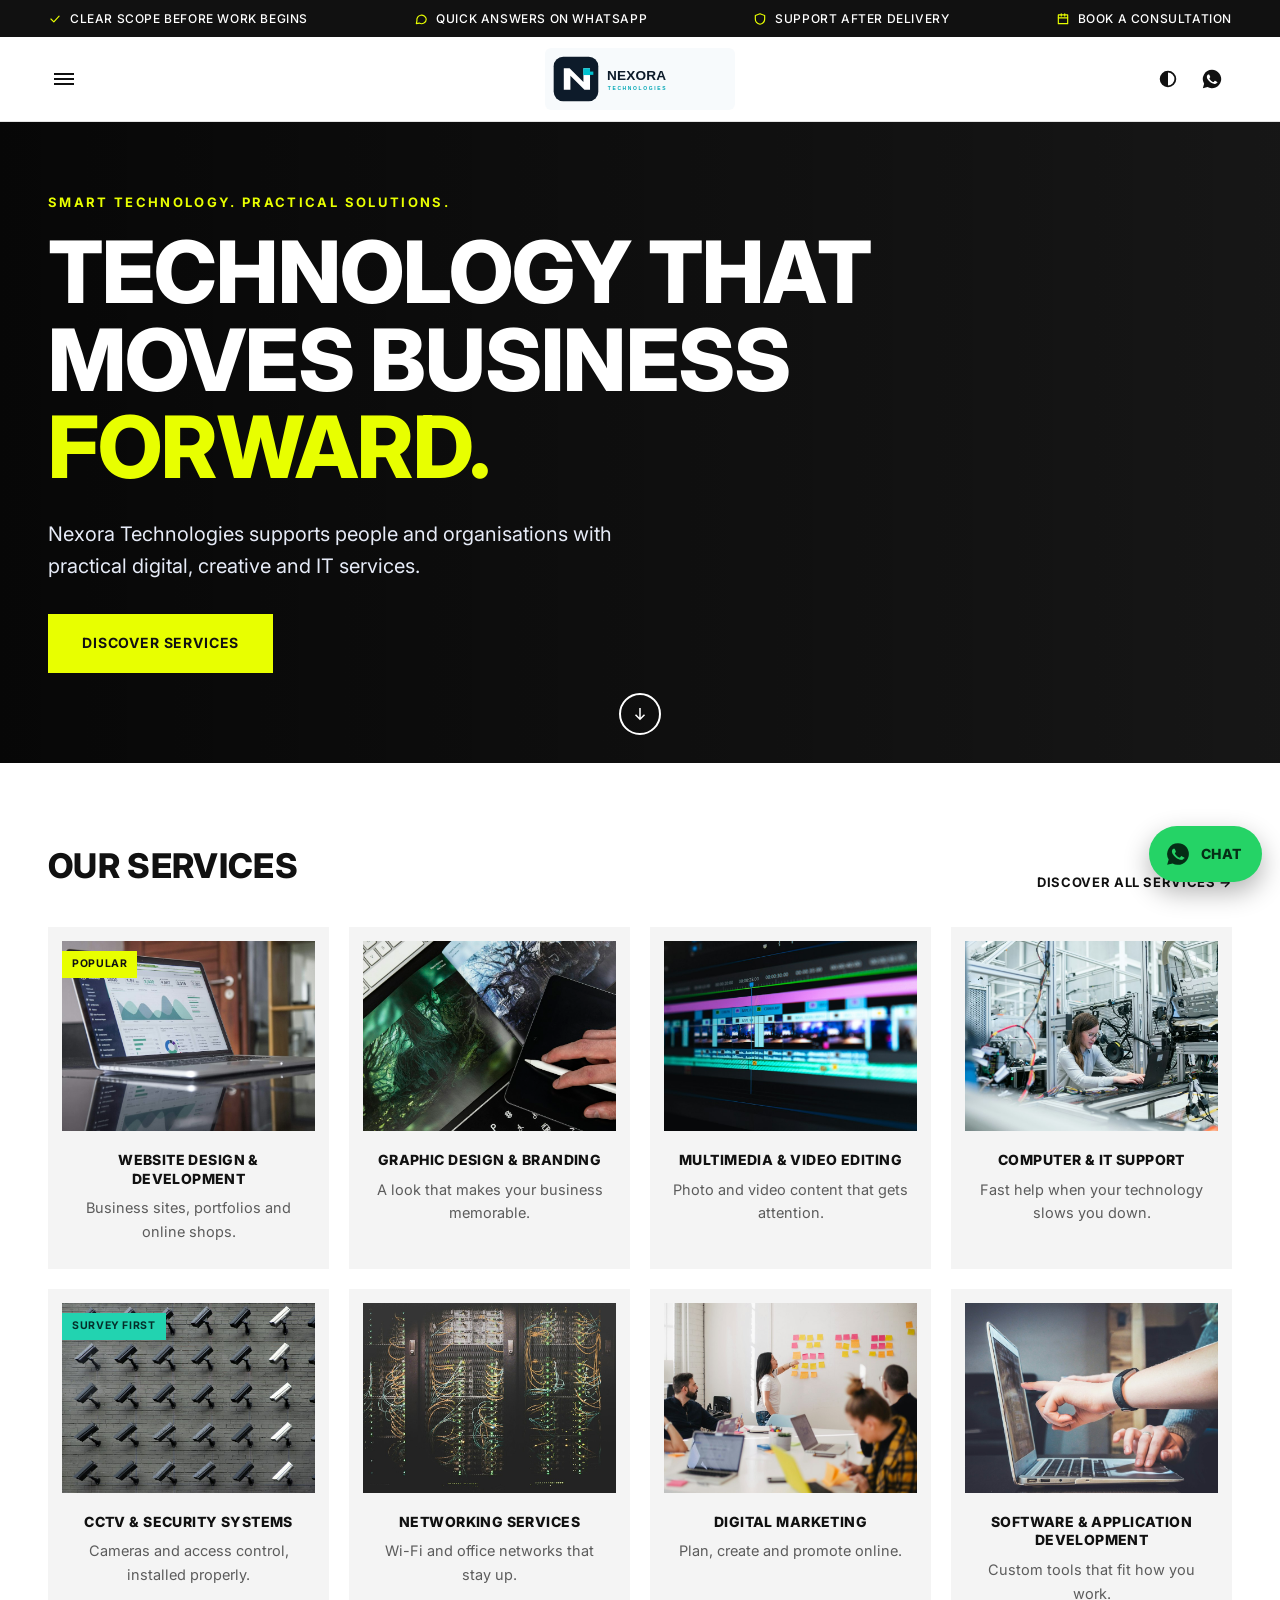
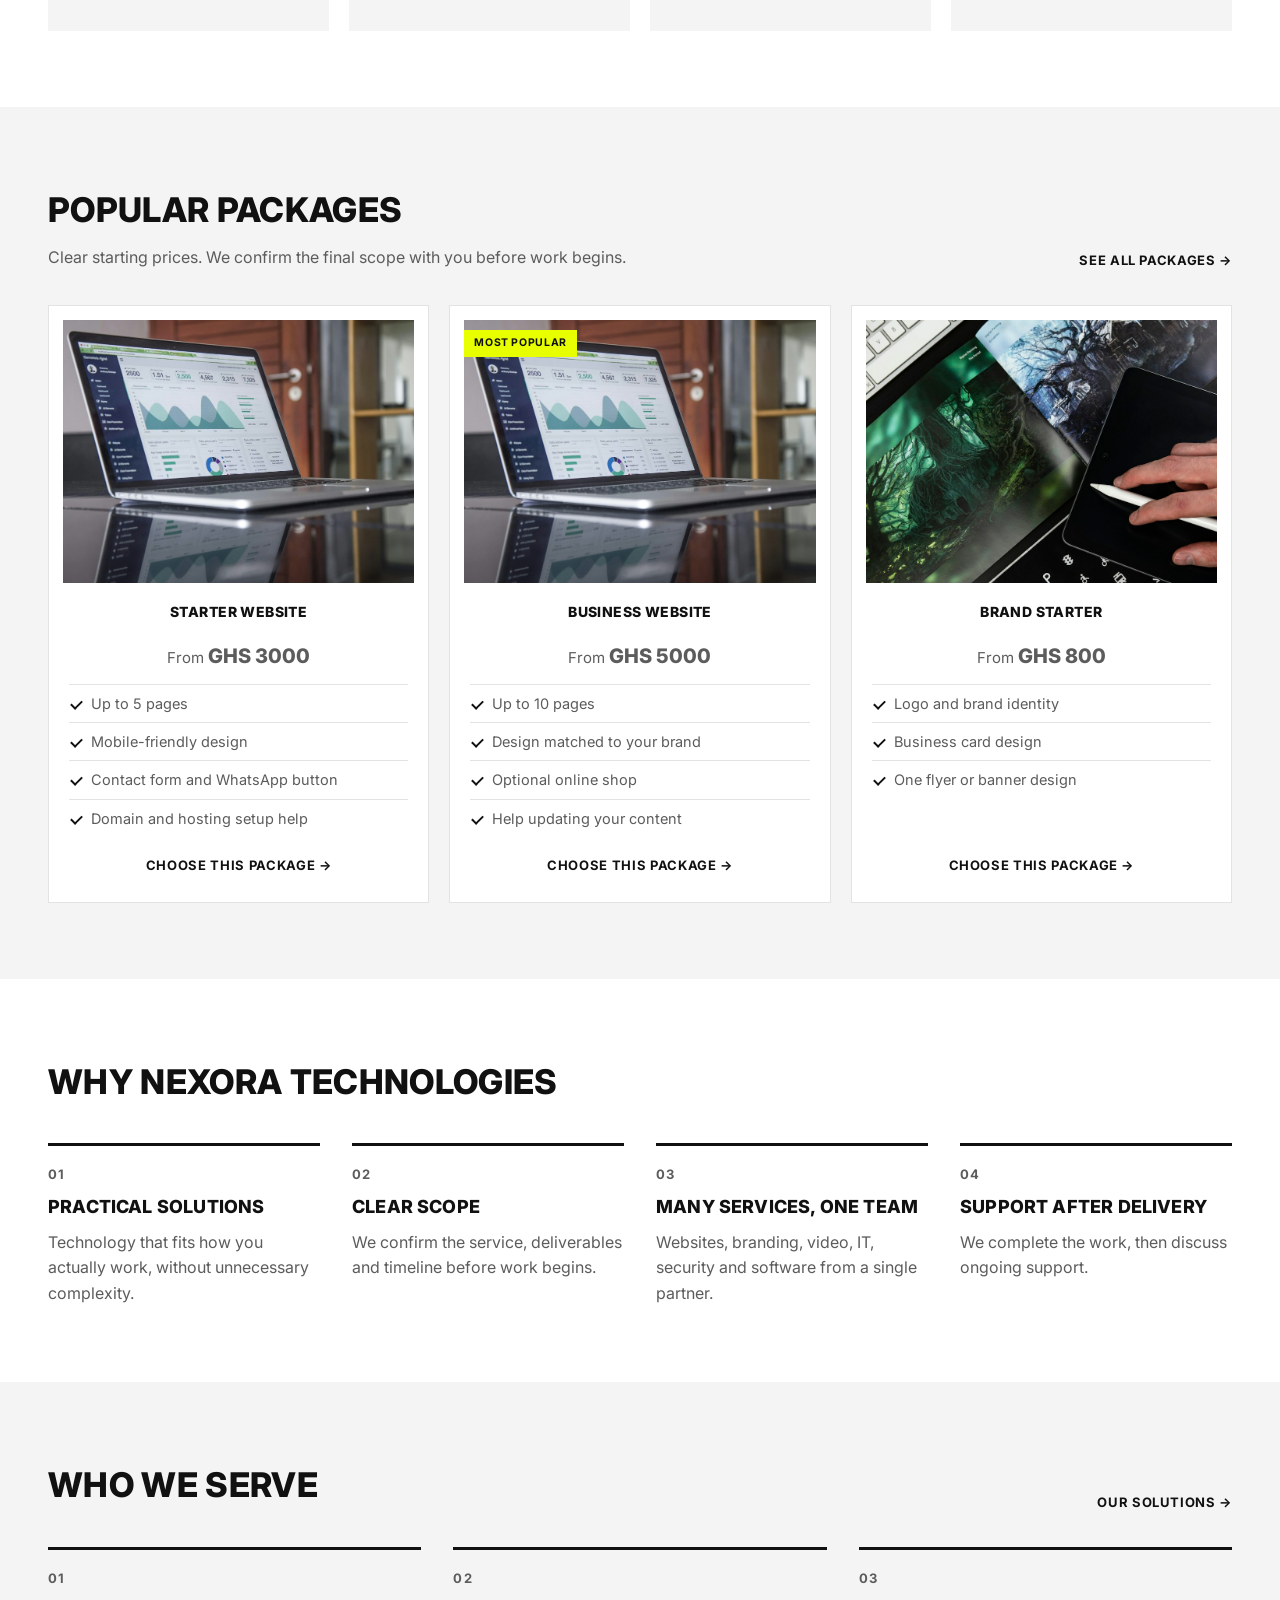
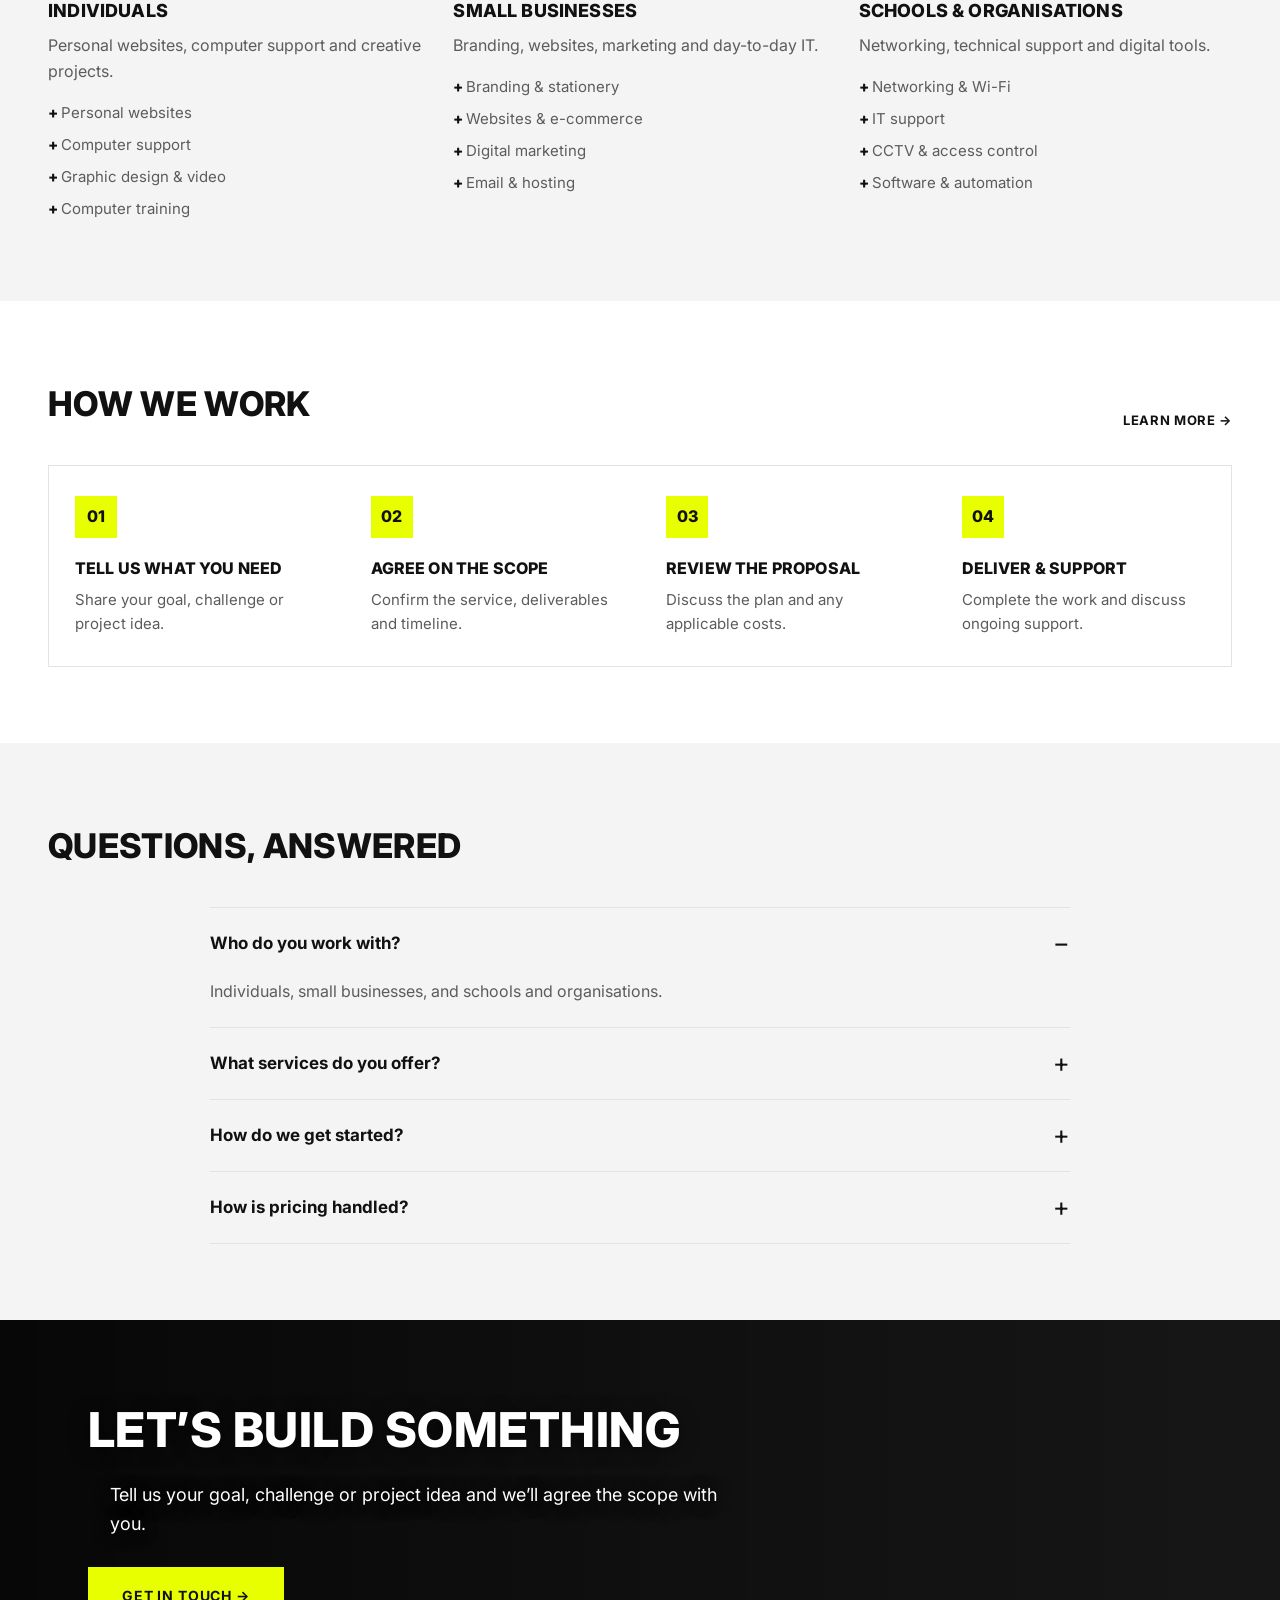
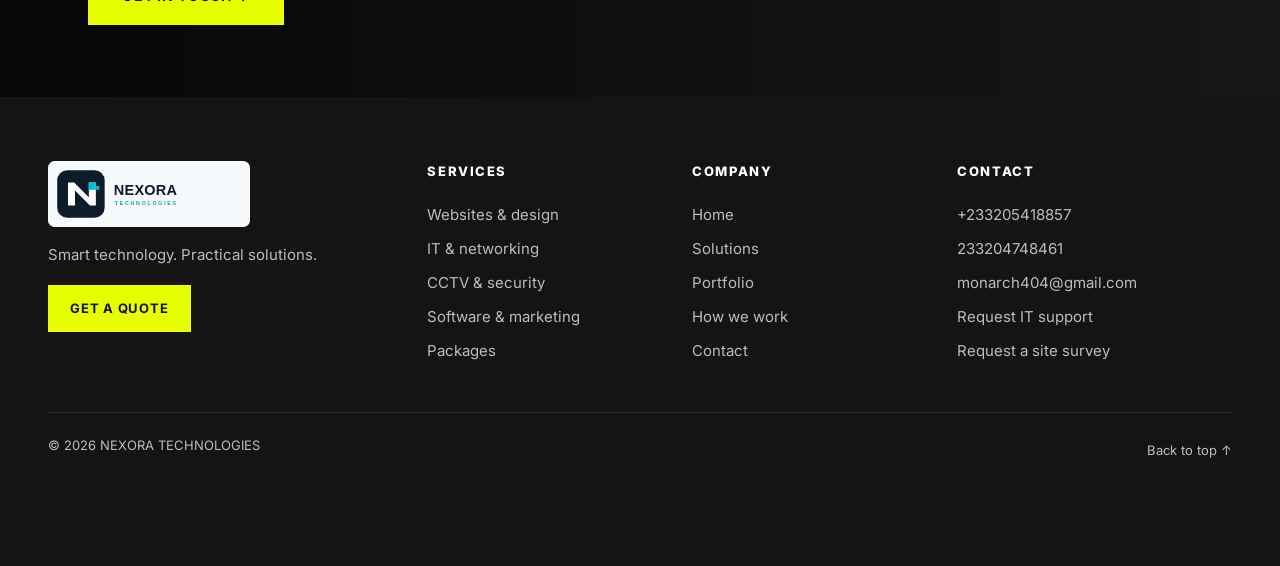
<file: public/index.html>
<!DOCTYPE html>
<html lang="en">
<head>
<meta charset="utf-8">
<meta name="google-site-verification" content="pTI0mnqE_DxsGAgQosnzK9wLVsnoojQVVtMypC-cSmw" />
<meta name="viewport" content="width=device-width, initial-scale=1, viewport-fit=cover">
<title>Nexora Technologies | Technology that moves business forward</title>
<meta name="description" content="Nexora Technologies: website design, branding, video, IT support, CCTV, networking, digital marketing and software development.">
<meta property="og:title" content="Nexora Technologies | Technology that moves business forward"><meta property="og:description" content="Nexora Technologies: website design, branding, video, IT support, CCTV, networking, digital marketing and software development."><meta property="og:type" content="website"><meta property="og:site_name" content="Nexora Technologies">
<meta name="theme-color" content="#111111">
<link rel="icon" type="image/svg+xml" href="/favicon.svg">
<meta name="google-site-verification" content="T5hwgGoe7ivBJZnzHj7hSd4D3R1VaDBqhXe4ufpOLjc" />
<link rel="manifest" href="/manifest.json">
<link rel="apple-touch-icon" href="/apple-touch-icon.png">
<link rel="preconnect" href="https://fonts.googleapis.com"><link rel="stylesheet" href="https://fonts.googleapis.com/css2?family=Inter:wght@400;500;600;700;800&display=swap">
<link rel="stylesheet" href="assets/style.css">
<script>try{var t=localStorage.getItem("bmb-theme");if(t)document.documentElement.dataset.theme=t}catch(e){}</script>
<script type="application/ld+json">{"@context": "https://schema.org", "@type": "ProfessionalService", "name": "Nexora Technologies", "description": "Website design, branding, video, IT support, CCTV, networking, digital marketing and software development.", "slogan": "Smart technology. Practical solutions.", "areaServed": "Ghana", "hasOfferCatalog": {"@type": "OfferCatalog", "name": "Services", "itemListElement": [{"@type": "Offer", "itemOffered": {"@type": "Service", "name": "Website design & development", "description": "Business sites, portfolios and online shops."}}, {"@type": "Offer", "itemOffered": {"@type": "Service", "name": "Graphic design & branding", "description": "A look that makes your business memorable."}}, {"@type": "Offer", "itemOffered": {"@type": "Service", "name": "Multimedia & video editing", "description": "Photo and video content that gets attention."}}, {"@type": "Offer", "itemOffered": {"@type": "Service", "name": "Computer & IT support", "description": "Fast help when your technology slows you down."}}, {"@type": "Offer", "itemOffered": {"@type": "Service", "name": "CCTV & security systems", "description": "Cameras and access control, installed properly."}}, {"@type": "Offer", "itemOffered": {"@type": "Service", "name": "Networking services", "description": "Wi-Fi and office networks that stay up."}}, {"@type": "Offer", "itemOffered": {"@type": "Service", "name": "Digital marketing", "description": "Plan, create and promote online."}}, {"@type": "Offer", "itemOffered": {"@type": "Service", "name": "Software & application development", "description": "Custom tools that fit how you work."}}]}}</script></head>
<body id="top">
<div class="topbar"><div class="wrap"><span><svg viewBox="0 0 24 24" aria-hidden="true"><path d="M5 12l5 5 9-10"/></svg> Clear scope before work begins</span><span><svg viewBox="0 0 24 24" aria-hidden="true"><path d="M21 12a8 8 0 0 1-12 7l-5 1 1-5a8 8 0 1 1 16-3z"/></svg> Quick answers on WhatsApp</span><span><svg viewBox="0 0 24 24" aria-hidden="true"><path d="M12 3l8 3v6c0 5-3.5 8-8 9-4.5-1-8-4-8-9V6z"/></svg> Support after delivery</span><a href="contact.html#consultation"><svg viewBox="0 0 24 24" aria-hidden="true"><rect x="4" y="5" width="16" height="15"/><path d="M4 10h16M9 3v4M15 3v4"/></svg> Book a consultation</a></div></div>
<header class="hd"><div class="hd1 wrap"><div class="hl"><button class="ib burger" id="bg" aria-label="Menu" aria-expanded="false" aria-controls="dr"><span></span><span></span><span></span></button></div><a class="logo" href="index.html" aria-label="Nexora Technologies, home"><img src="assets/nexora-logo.svg" alt="Nexora Technologies" height="80"></a><nav class="hn" aria-label="Main"><a href="index.html" class="on">Home</a><a href="services.html">Services</a><a href="packages.html">Packages</a><a href="portfolio.html">Portfolio</a><a href="solutions.html">Solutions</a><a href="process.html">How we work</a><a href="contact.html">Contact</a></nav><form class="qf" role="search"><input class="qin" placeholder="Search services…" aria-label="Search services" autocomplete="off"><button class="qb" type="button" aria-label="Search"><svg viewBox="0 0 24 24" aria-hidden="true"><circle cx="11" cy="11" r="7"/><path d="M16 16l5 5"/></svg></button><div class="qr" hidden></div></form><div class="hr"><button class="ib" id="th" aria-label="Toggle light and dark theme"><svg viewBox="0 0 24 24" aria-hidden="true"><circle cx="12" cy="12" r="8" fill="none" stroke="currentColor" stroke-width="2"/><path d="M12 4a8 8 0 0 0 0 16z"/></svg></button><a class="ib" data-wa aria-label="Chat on WhatsApp"><svg viewBox="0 0 24 24" aria-hidden="true"><path d="M12 2a10 10 0 0 0-8.6 15.1L2 22l5.1-1.3A10 10 0 1 0 12 2zm5.3 14.2c-.2.6-1.3 1.2-1.8 1.2-.5.1-1 .2-3.3-.7-2.8-1.2-4.6-4-4.7-4.2-.1-.2-1.1-1.5-1.1-2.8s.7-2 1-2.3c.2-.3.5-.3.7-.3h.5c.2 0 .4 0 .6.5l.8 2c.1.1.1.4 0 .5l-.4.6-.3.4c-.1.1-.3.3-.1.6.2.3.8 1.3 1.7 2.1 1.2 1 2.1 1.3 2.4 1.5.3.1.5.1.6-.1l.9-1.1c.2-.2.4-.2.6-.1l1.9.9c.3.1.5.2.5.3.1.6-.1 1.1-.1 1.2z"/></svg></a><a class="btn sm" href="contact.html#quote">Get a quote</a></div></div><div class="drawer" id="dr" hidden><a class="dl" href="index.html">Home</a><a class="dl" href="services.html">Services</a><a class="dl" href="packages.html">Packages</a><a class="dl" href="portfolio.html">Portfolio</a><a class="dl" href="solutions.html">Solutions</a><a class="dl" href="process.html">How we work</a><a class="dl" href="contact.html">Contact</a><div class="drawer-services"><span>Explore services</span><a class="dl" href="services.html#web">Websites</a><a class="dl" href="services.html#brand">Branding</a><a class="dl" href="services.html#video">Video</a><a class="dl" href="services.html#it">IT support</a><a class="dl" href="services.html#cctv">CCTV</a><a class="dl" href="services.html#network">Networking</a><a class="dl" href="services.html#marketing">Marketing</a><a class="dl" href="services.html#software">Software</a></div><form class="qf" role="search"><input class="qin" placeholder="Search services…" aria-label="Search services" autocomplete="off"><button class="qb" type="button" aria-label="Search"><svg viewBox="0 0 24 24" aria-hidden="true"><circle cx="11" cy="11" r="7"/><path d="M16 16l5 5"/></svg></button><div class="qr" hidden></div></form><a class="btn" href="contact.html#quote">Get a quote</a></div></header>
<main>
<section class="hero"><div class="hero-slideshow" aria-hidden="true"><img src="assets/service-web.jpg" alt="" style="--slide-index:0"><img src="assets/service-branding.jpg" alt="" style="--slide-index:1"><img src="assets/service-video.jpg" alt="" style="--slide-index:2"><img src="assets/service-it-support.jpg" alt="" style="--slide-index:3"><img src="assets/service-cctv.jpg" alt="" style="--slide-index:4"><img src="assets/service-networking.jpg" alt="" style="--slide-index:5"><img src="assets/service-marketing.jpg" alt="" style="--slide-index:6"><img src="assets/service-software.jpg" alt="" style="--slide-index:7"><img src="assets/service-training.jpg" alt="" style="--slide-index:8"><img src="assets/service-printing.jpg" alt="" style="--slide-index:9"><img src="assets/service-hosting.jpg" alt="" style="--slide-index:10"><img src="assets/service-data-recovery.jpg" alt="" style="--slide-index:11"></div><div class="wrap"><span class="eb">Smart technology. Practical solutions.</span><h1>Technology that moves business <em>forward.</em></h1><p>Nexora Technologies supports people and organisations with practical digital, creative and IT services.</p><a class="btn" href="services.html">Discover services</a></div><a class="down" href="#services" aria-label="Scroll down"><svg viewBox="0 0 24 24" aria-hidden="true"><path d="M12 4v15M6 13l6 6 6-6"/></svg></a></section><section class="sec" id="services"><div class="wrap rv"><div class="sh"><h2>Our services</h2><a class="more" href="services.html">Discover all services →</a></div><div class="cards"><a class="pc ctr" href="services.html#web"><span class="badge y">POPULAR</span><div class="im"><img class="service-photo" src="assets/service-web.jpg" alt="" aria-hidden="true" loading="lazy" decoding="async"></div><div class="tx"><h3>Website design &amp; development</h3><p>Business sites, portfolios and online shops.</p></div></a><a class="pc ctr" href="services.html#brand"><div class="im"><img class="service-photo" src="assets/service-branding.jpg" alt="" aria-hidden="true" loading="lazy" decoding="async"></div><div class="tx"><h3>Graphic design &amp; branding</h3><p>A look that makes your business memorable.</p></div></a><a class="pc ctr" href="services.html#video"><div class="im"><img class="service-photo" src="assets/service-video.jpg" alt="" aria-hidden="true" loading="lazy" decoding="async"></div><div class="tx"><h3>Multimedia &amp; video editing</h3><p>Photo and video content that gets attention.</p></div></a><a class="pc ctr" href="services.html#it"><div class="im"><img class="service-photo" src="assets/service-it-support.jpg" alt="" aria-hidden="true" loading="lazy" decoding="async"></div><div class="tx"><h3>Computer &amp; IT support</h3><p>Fast help when your technology slows you down.</p></div></a><a class="pc ctr" href="services.html#cctv"><span class="badge t">SURVEY FIRST</span><div class="im"><img class="service-photo" src="assets/service-cctv.jpg" alt="" aria-hidden="true" loading="lazy" decoding="async"></div><div class="tx"><h3>CCTV &amp; security systems</h3><p>Cameras and access control, installed properly.</p></div></a><a class="pc ctr" href="services.html#network"><div class="im"><img class="service-photo" src="assets/service-networking.jpg" alt="" aria-hidden="true" loading="lazy" decoding="async"></div><div class="tx"><h3>Networking services</h3><p>Wi-Fi and office networks that stay up.</p></div></a><a class="pc ctr" href="services.html#marketing"><div class="im"><img class="service-photo" src="assets/service-marketing.jpg" alt="" aria-hidden="true" loading="lazy" decoding="async"></div><div class="tx"><h3>Digital marketing</h3><p>Plan, create and promote online.</p></div></a><a class="pc ctr" href="services.html#software"><div class="im"><img class="service-photo" src="assets/service-software.jpg" alt="" aria-hidden="true" loading="lazy" decoding="async"></div><div class="tx"><h3>Software &amp; application development</h3><p>Custom tools that fit how you work.</p></div></a></div></div></section><section class="sec g"><div class="wrap rv"><div class="sh"><div><h2>Popular packages</h2><p>Clear starting prices. We confirm the final scope with you before work begins.</p></div><a class="more" href="packages.html">See all packages →</a></div><div class="cards c3"><article class="pc ctr"><div class="im"><img class="service-photo" src="assets/service-web.jpg" alt="" aria-hidden="true" loading="lazy" decoding="async"></div><div class="tx"><h3>Starter Website</h3><p class="pr">From <b>GHS 3000</b></p><ul><li>Up to 5 pages</li><li>Mobile-friendly design</li><li>Contact form and WhatsApp button</li><li>Domain and hosting setup help</li></ul><a class="lk" href="contact.html?service=Website%20design%20%26%20development#quote">Choose this package →</a></div></article><article class="pc ctr"><span class="badge y">MOST POPULAR</span><div class="im"><img class="service-photo" src="assets/service-web.jpg" alt="" aria-hidden="true" loading="lazy" decoding="async"></div><div class="tx"><h3>Business Website</h3><p class="pr">From <b>GHS 5000</b></p><ul><li>Up to 10 pages</li><li>Design matched to your brand</li><li>Optional online shop</li><li>Help updating your content</li></ul><a class="lk" href="contact.html?service=Website%20design%20%26%20development#quote">Choose this package →</a></div></article><article class="pc ctr"><div class="im"><img class="service-photo" src="assets/service-branding.jpg" alt="" aria-hidden="true" loading="lazy" decoding="async"></div><div class="tx"><h3>Brand Starter</h3><p class="pr">From <b>GHS 800</b></p><ul><li>Logo and brand identity</li><li>Business card design</li><li>One flyer or banner design</li></ul><a class="lk" href="contact.html?service=Graphic%20design%20%26%20branding#quote">Choose this package →</a></div></article></div></div></section><section class="sec"><div class="wrap rv"><div class="sh"><h2>Why Nexora Technologies</h2></div><div class="cols"><div class="col"><b>01</b><h3>Practical solutions</h3><p>Technology that fits how you actually work, without unnecessary complexity.</p></div><div class="col"><b>02</b><h3>Clear scope</h3><p>We confirm the service, deliverables and timeline before work begins.</p></div><div class="col"><b>03</b><h3>Many services, one team</h3><p>Websites, branding, video, IT, security and software from a single partner.</p></div><div class="col"><b>04</b><h3>Support after delivery</h3><p>We complete the work, then discuss ongoing support.</p></div></div></div></section><section class="sec g"><div class="wrap rv"><div class="sh"><h2>Who we serve</h2><a class="more" href="solutions.html">Our solutions →</a></div><div class="cols c3"><div class="col"><b>01</b><h3>Individuals</h3><p>Personal websites, computer support and creative projects.</p><ul><li>Personal websites</li><li>Computer support</li><li>Graphic design &amp; video</li><li>Computer training</li></ul></div><div class="col"><b>02</b><h3>Small businesses</h3><p>Branding, websites, marketing and day-to-day IT.</p><ul><li>Branding &amp; stationery</li><li>Websites &amp; e-commerce</li><li>Digital marketing</li><li>Email &amp; hosting</li></ul></div><div class="col"><b>03</b><h3>Schools &amp; organisations</h3><p>Networking, technical support and digital tools.</p><ul><li>Networking &amp; Wi-Fi</li><li>IT support</li><li>CCTV &amp; access control</li><li>Software &amp; automation</li></ul></div></div></div></section><section class="sec" id="proj-home" hidden><div class="wrap rv"><div class="sh"><h2>Recent work</h2><a class="more" href="portfolio.html">View portfolio →</a></div><div class="cards"></div></div></section><section class="sec g" id="tm" hidden><div class="wrap rv"><div class="sh"><h2>What clients say</h2></div><div class="tms"></div></div></section><section class="sec"><div class="wrap rv"><div class="sh"><h2>How we work</h2><a class="more" href="process.html">Learn more →</a></div><div class="steps"><div class="stp"><i>01</i><h3>Tell us what you need</h3><p>Share your goal, challenge or project idea.</p></div><div class="stp"><i>02</i><h3>Agree on the scope</h3><p>Confirm the service, deliverables and timeline.</p></div><div class="stp"><i>03</i><h3>Review the proposal</h3><p>Discuss the plan and any applicable costs.</p></div><div class="stp"><i>04</i><h3>Deliver &amp; support</h3><p>Complete the work and discuss ongoing support.</p></div></div></div></section><section class="sec g"><div class="wrap rv"><div class="sh"><h2>Questions, answered</h2></div><div class="fq"><details open><summary>Who do you work with?</summary><p>Individuals, small businesses, and schools and organisations.</p></details><details><summary>What services do you offer?</summary><p>Website design and development, graphic design and branding, video editing, IT support, CCTV and security, networking, digital marketing, and software and app development, plus training, printing, data recovery, IT consultancy, email setup and web hosting.</p></details><details><summary>How do we get started?</summary><p>Tell us what you need. We then agree the scope, you review the proposal, and we deliver and discuss support.</p></details><details><summary>How is pricing handled?</summary><p>Any applicable costs are discussed with you when you review the proposal, before work starts. Package prices on this site are starting points.</p></details></div></div></section><section class="cta"><div class="cta-slideshow" aria-hidden="true"><img src="assets/service-web.jpg" alt="" style="--slide-index:0"><img src="assets/service-branding.jpg" alt="" style="--slide-index:1"><img src="assets/service-video.jpg" alt="" style="--slide-index:2"><img src="assets/service-it-support.jpg" alt="" style="--slide-index:3"><img src="assets/service-cctv.jpg" alt="" style="--slide-index:4"><img src="assets/service-networking.jpg" alt="" style="--slide-index:5"><img src="assets/service-marketing.jpg" alt="" style="--slide-index:6"><img src="assets/service-software.jpg" alt="" style="--slide-index:7"><img src="assets/service-training.jpg" alt="" style="--slide-index:8"><img src="assets/service-printing.jpg" alt="" style="--slide-index:9"><img src="assets/service-hosting.jpg" alt="" style="--slide-index:10"><img src="assets/service-data-recovery.jpg" alt="" style="--slide-index:11"></div><div class="wrap rv"><h2>Let’s build something</h2><p>Tell us your goal, challenge or project idea and we’ll agree the scope with you.</p><a class="btn" href="contact.html#quote">Get in touch →</a></div></section>
</main>
<footer><div class="wrap"><div class="fg"><div><img class="flogo" src="assets/nexora-logo.svg" alt="Nexora Technologies"><p class="tag">Smart technology. Practical solutions.</p><a class="btn sm" href="contact.html#quote">Get a quote</a></div><div><h4>Services</h4><a href="services.html#web">Websites &amp; design</a><a href="services.html#it">IT &amp; networking</a><a href="services.html#cctv">CCTV &amp; security</a><a href="services.html#software">Software &amp; marketing</a><a href="packages.html">Packages</a></div><div><h4>Company</h4><a href="index.html">Home</a><a href="solutions.html">Solutions</a><a href="portfolio.html">Portfolio</a><a href="process.html">How we work</a><a href="contact.html">Contact</a></div><div data-ctgroup><h4>Contact</h4><div class="ctr"><a data-ct="whatsapp" href="#"></a></div><div class="ctr"><a data-ct="phone" href="#"></a></div><div class="ctr"><a data-ct="email" href="#"></a></div><div class="ctr"><span data-ct="address"></span></div><p class="ct-none">Use the <a href="contact.html" style="display:inline;text-decoration:underline">contact form</a> and we will reply.</p><a href="contact.html#support">Request IT support</a><a href="contact.html#survey">Request a site survey</a></div></div><div class="cr"><span>© 2026 NEXORA TECHNOLOGIES</span><a href="#top">Back to top ↑</a></div></div></footer><a class="wafab" data-wa="Hello Nexora Technologies, I would like to know more about your services." aria-label="Chat on WhatsApp"><svg viewBox="0 0 24 24" aria-hidden="true"><path d="M12 2a10 10 0 0 0-8.6 15.1L2 22l5.1-1.3A10 10 0 1 0 12 2zm5.3 14.2c-.2.6-1.3 1.2-1.8 1.2-.5.1-1 .2-3.3-.7-2.8-1.2-4.6-4-4.7-4.2-.1-.2-1.1-1.5-1.1-2.8s.7-2 1-2.3c.2-.3.5-.3.7-.3h.5c.2 0 .4 0 .6.5l.8 2c.1.2.1.4 0 .5l-.4.6-.3.4c-.1.1-.3.3-.1.6.2.3.8 1.3 1.7 2.1 1.2 1 2.1 1.3 2.4 1.5.3.1.5.1.6-.1l.9-1.1c.2-.3.4-.2.6-.1l1.9.9c.3.1.5.2.5.3.1.1.1.6-.1 1.2z"/></svg><span>Chat</span></a>
<script src="assets/site-data.js"></script><script src="assets/search-index.js"></script><script src="assets/app.js"></script>
</body>
</html>
</file>
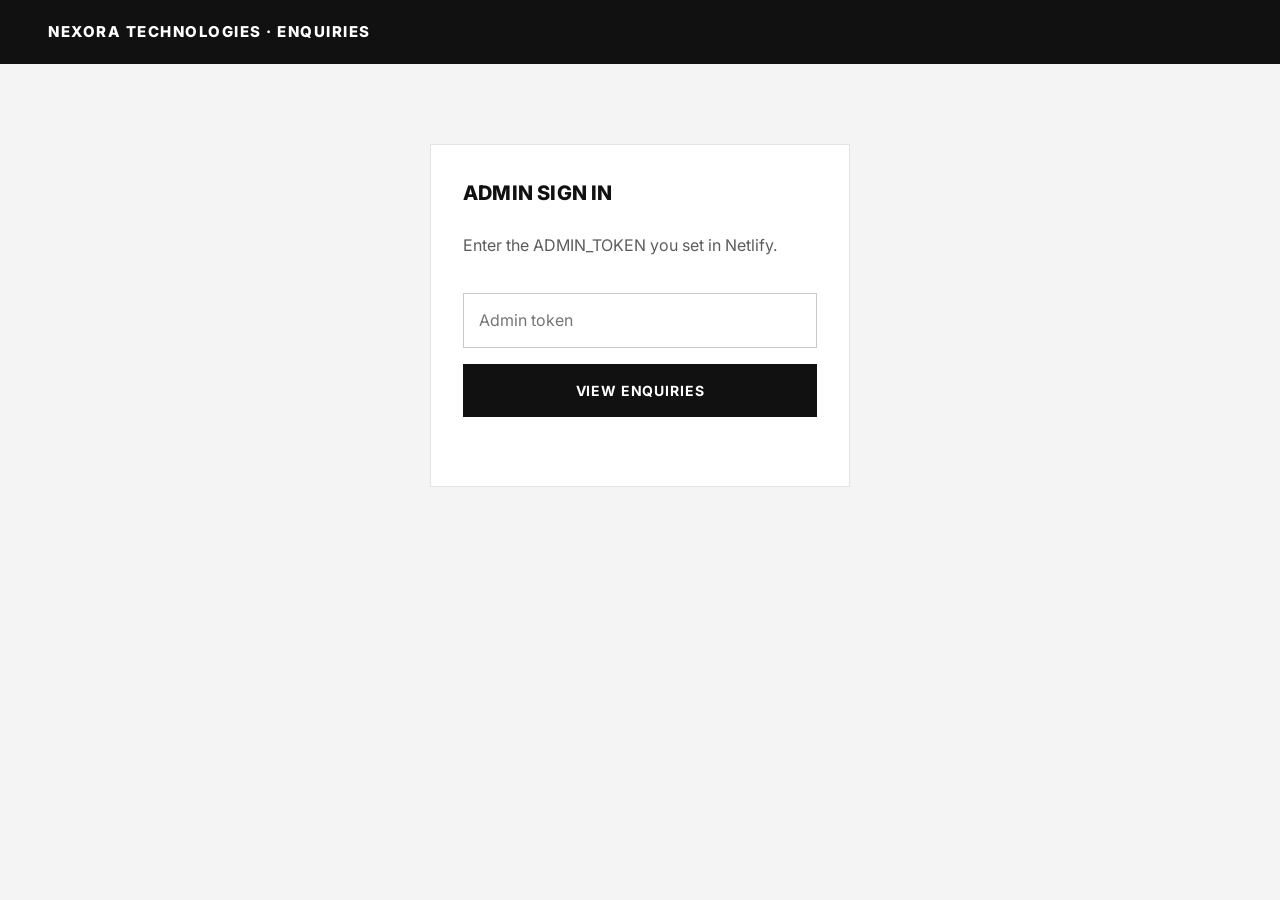
<file: public/admin.html>
<!DOCTYPE html>
<html lang="en">
<head>
<meta charset="utf-8">
<link rel="icon" type="image/svg+xml" href="/favicon.svg">
<meta name="viewport" content="width=device-width, initial-scale=1">
<meta name="robots" content="noindex, nofollow">
<title>Enquiries | Nexora Technologies admin</title>
<link rel="stylesheet" href="https://fonts.googleapis.com/css2?family=Inter:wght@400;500;600;700;800&display=swap">
<link rel="stylesheet" href="assets/style.css">
<style>
body{background:var(--grey)}
.ad-top{background:#111;color:#fff}.ad-top .wrap{display:flex;justify-content:space-between;align-items:center;height:64px}
.ad-top h1{font-size:15px;letter-spacing:.1em}
.login{max-width:420px;margin:80px auto;background:var(--bg);padding:32px;border:1px solid var(--line)}
.login h2{font-size:20px;margin-bottom:8px}.login p{color:var(--muted);margin:0 0 18px}
.tools{display:flex;flex-wrap:wrap;gap:10px;margin:28px 0 18px}.tools input,.tools select{width:auto;flex:1;min-width:150px}
.cnt{color:var(--muted);font-size:14px;margin-bottom:14px}
.msg{background:var(--bg);border:1px solid var(--line);padding:20px 22px;margin-bottom:12px;display:grid;gap:8px}
.msg.done{opacity:.6}
.mh{display:flex;justify-content:space-between;gap:12px;flex-wrap:wrap;align-items:center}
.mh b{font-size:17px}.mh time{color:var(--muted);font-size:13px}
.tg{display:inline-block;background:#111;color:#fff;font-size:11px;font-weight:700;letter-spacing:.06em;text-transform:uppercase;padding:4px 9px;margin-right:8px}
.tg.n{background:var(--acc);color:#111}
.kv{display:flex;flex-wrap:wrap;gap:6px 20px;font-size:14px;color:var(--muted)}.kv b{color:var(--ink)}
.msg pre{margin:0;white-space:pre-wrap;font:inherit;font-size:15px}
.ma{display:flex;gap:10px;flex-wrap:wrap;margin-top:6px}.ma a,.ma button{font-size:13px}
</style>
</head>
<body>
<div class="ad-top"><div class="wrap"><h1>NEXORA TECHNOLOGIES · ENQUIRIES</h1><button class="btn sm" id="out" hidden>Sign out</button></div></div>
<div class="wrap">
  <form class="login fm" id="lg"><h2>Admin sign in</h2><p>Enter the ADMIN_TOKEN you set in Netlify.</p>
    <input type="password" id="tk" placeholder="Admin token" autocomplete="current-password" aria-label="Admin token" required>
    <button class="btn k" type="submit">View enquiries</button><div class="ok" id="lgm" role="status"></div></form>
  <div id="app" hidden>
    <div class="tools"><input id="s" type="search" placeholder="Search name, email, phone, message…" aria-label="Search">
      <select id="ty" aria-label="Type"><option value="">All types</option><option value="quote">Quotes</option><option value="consultation">Consultations</option><option value="survey">Site surveys</option><option value="support">Support</option></select>
      <select id="st" aria-label="Status"><option value="">All statuses</option><option value="new">New</option><option value="done">Done</option></select>
      <button class="btn sm k" id="rf">Refresh</button></div>
    <div class="cnt" id="cnt"></div><div id="list"></div>
  </div>
</div>
<script src="assets/admin.js"></script>
</body>
</html>
</file>
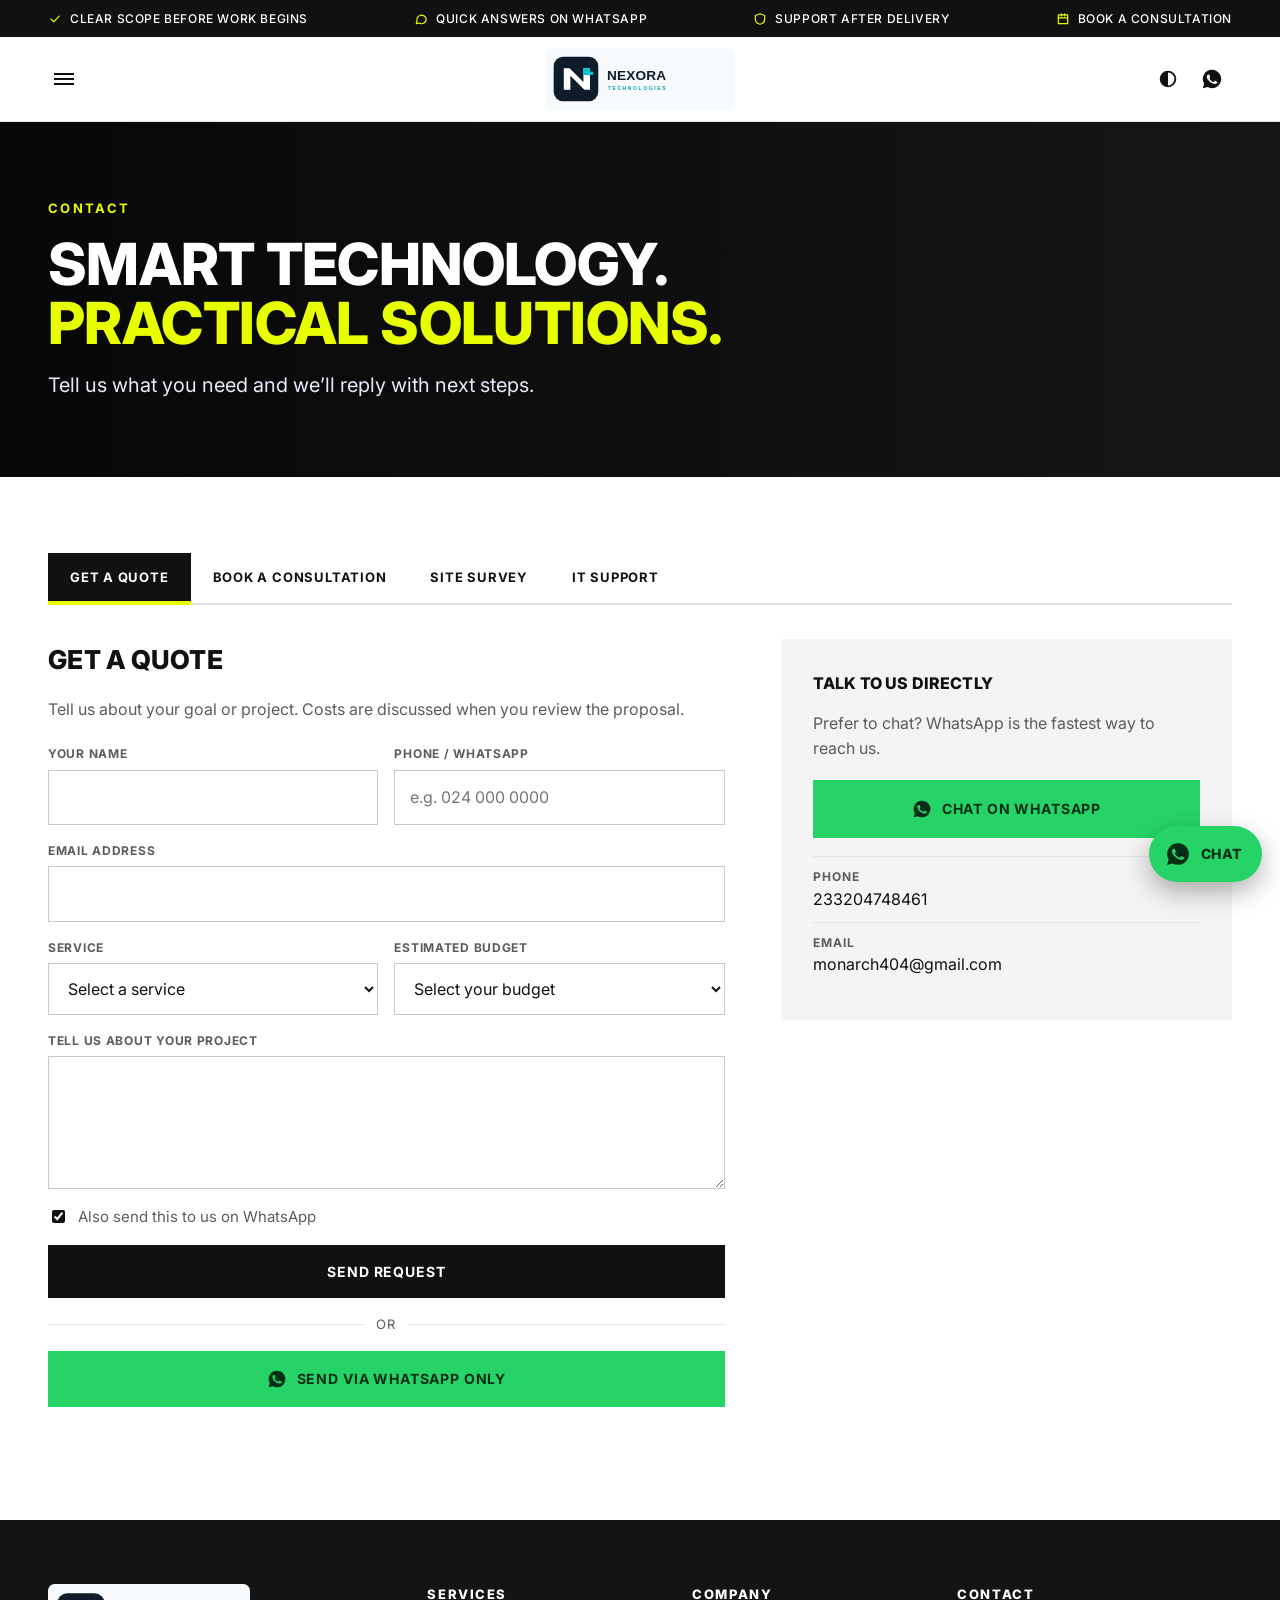
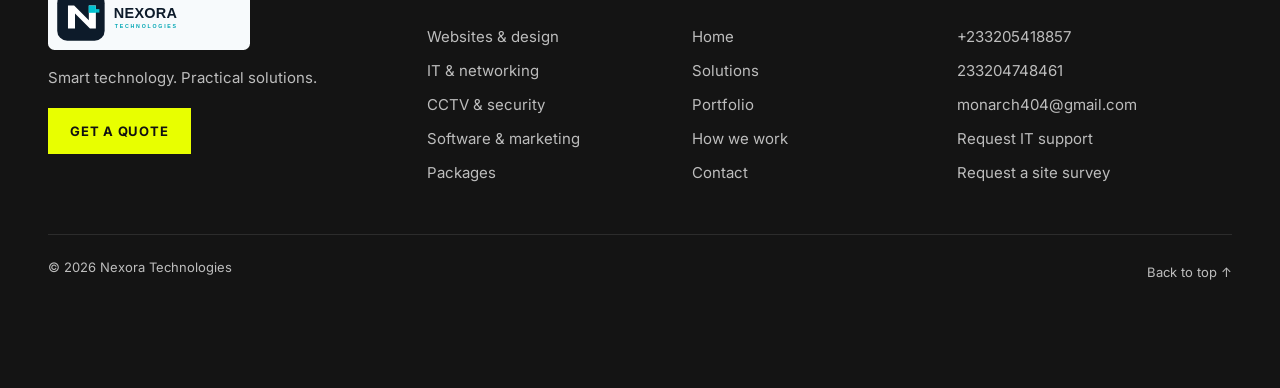
<file: public/contact.html>
<!DOCTYPE html>
<html lang="en">
<head>
<meta charset="utf-8">
<meta name="viewport" content="width=device-width, initial-scale=1, viewport-fit=cover">
<title>Contact, quotes and bookings | Nexora Technologies</title>
<meta name="description" content="Get a quote, book a consultation, request a site survey or ask for IT support from Nexora Technologies.">
<meta property="og:title" content="Contact, quotes and bookings | Nexora Technologies"><meta property="og:description" content="Get a quote, book a consultation, request a site survey or ask for IT support from Nexora Technologies."><meta property="og:type" content="website"><meta property="og:site_name" content="Nexora Technologies">
<meta name="theme-color" content="#111111">
<link rel="icon" type="image/svg+xml" href="/favicon.svg">
<meta name="google-site-verification" content="T5hwgGoe7ivBJZnzHj7hSd4D3R1VaDBqhXe4ufpOLjc" />
<link rel="manifest" href="/manifest.json">
<link rel="apple-touch-icon" href="/apple-touch-icon.png">
<link rel="preconnect" href="https://fonts.googleapis.com"><link rel="stylesheet" href="https://fonts.googleapis.com/css2?family=Inter:wght@400;500;600;700;800&display=swap">
<link rel="stylesheet" href="assets/style.css">
<script>try{var t=localStorage.getItem("bmb-theme");if(t)document.documentElement.dataset.theme=t}catch(e){}</script>
</head>
<body id="top">
<div class="topbar"><div class="wrap"><span><svg viewBox="0 0 24 24" aria-hidden="true"><path d="M5 12l5 5 9-10"/></svg> Clear scope before work begins</span><span><svg viewBox="0 0 24 24" aria-hidden="true"><path d="M21 12a8 8 0 0 1-12 7l-5 1 1-5a8 8 0 1 1 16-3z"/></svg> Quick answers on WhatsApp</span><span><svg viewBox="0 0 24 24" aria-hidden="true"><path d="M12 3l8 3v6c0 5-3.5 8-8 9-4.5-1-8-4-8-9V6z"/></svg> Support after delivery</span><a href="contact.html#consultation"><svg viewBox="0 0 24 24" aria-hidden="true"><rect x="4" y="5" width="16" height="15"/><path d="M4 10h16M9 3v4M15 3v4"/></svg> Book a consultation</a></div></div>
<header class="hd"><div class="hd1 wrap"><div class="hl"><button class="ib burger" id="bg" aria-label="Menu" aria-expanded="false" aria-controls="dr"><span></span><span></span><span></span></button></div><a class="logo" href="index.html" aria-label="Nexora Technologies, home"><img src="assets/nexora-logo.svg" alt="Nexora Technologies" height="42"></a><nav class="hn" aria-label="Main"><a href="index.html">Home</a><a href="services.html">Services</a><a href="packages.html">Packages</a><a href="portfolio.html">Portfolio</a><a href="solutions.html">Solutions</a><a href="process.html">How we work</a><a href="contact.html" class="on">Contact</a></nav><form class="qf" role="search"><input class="qin" placeholder="Search services…" aria-label="Search services" autocomplete="off"><button class="qb" type="button" aria-label="Search"><svg viewBox="0 0 24 24" aria-hidden="true"><circle cx="11" cy="11" r="7"/><path d="M16 16l5 5"/></svg></button><div class="qr" hidden></div></form><div class="hr"><button class="ib" id="th" aria-label="Toggle light and dark theme"><svg viewBox="0 0 24 24" aria-hidden="true"><circle cx="12" cy="12" r="8" fill="none" stroke="currentColor" stroke-width="2"/><path d="M12 4a8 8 0 0 0 0 16z"/></svg></button><a class="ib" data-wa aria-label="Chat on WhatsApp"><svg viewBox="0 0 24 24" aria-hidden="true"><path d="M12 2a10 10 0 0 0-8.6 15.1L2 22l5.1-1.3A10 10 0 1 0 12 2zm5.3 14.2c-.2.6-1.3 1.2-1.8 1.2-.5.1-1 .2-3.3-.7-2.8-1.2-4.6-4-4.7-4.2-.1-.2-1.1-1.5-1.1-2.8s.7-2 1-2.3c.2-.3.5-.3.7-.3h.5c.2 0 .4 0 .6.5l.8 2c.1.1.1.4 0 .5l-.4.6-.3.4c-.1.1-.3.3-.1.6.2.3.8 1.3 1.7 2.1 1.2 1 2.1 1.3 2.4 1.5.3.1.5.1.6-.1l.9-1.1c.2-.2.4-.2.6-.1l1.9.9c.3.1.5.2.5.3.1.6-.1 1.1-.1 1.2z"/></svg></a><a class="btn sm" href="contact.html#quote">Get a quote</a></div></div><div class="drawer" id="dr" hidden><a class="dl" href="index.html">Home</a><a class="dl" href="services.html">Services</a><a class="dl" href="packages.html">Packages</a><a class="dl" href="portfolio.html">Portfolio</a><a class="dl" href="solutions.html">Solutions</a><a class="dl" href="process.html">How we work</a><a class="dl" href="contact.html">Contact</a><div class="drawer-services"><span>Explore services</span><a class="dl" href="services.html#web">Websites</a><a class="dl" href="services.html#brand">Branding</a><a class="dl" href="services.html#video">Video</a><a class="dl" href="services.html#it">IT support</a><a class="dl" href="services.html#cctv">CCTV</a><a class="dl" href="services.html#network">Networking</a><a class="dl" href="services.html#marketing">Marketing</a><a class="dl" href="services.html#software">Software</a></div><form class="qf" role="search"><input class="qin" placeholder="Search services…" aria-label="Search services" autocomplete="off"><button class="qb" type="button" aria-label="Search"><svg viewBox="0 0 24 24" aria-hidden="true"><circle cx="11" cy="11" r="7"/><path d="M16 16l5 5"/></svg></button><div class="qr" hidden></div></form><a class="btn" href="contact.html#quote">Get a quote</a></div></header>
<main>
<section class="hero sm"><div class="hero-slideshow" aria-hidden="true"><img src="assets/service-web.jpg" alt="" style="--slide-index:0"><img src="assets/service-branding.jpg" alt="" style="--slide-index:1"><img src="assets/service-video.jpg" alt="" style="--slide-index:2"><img src="assets/service-it-support.jpg" alt="" style="--slide-index:3"><img src="assets/service-cctv.jpg" alt="" style="--slide-index:4"><img src="assets/service-networking.jpg" alt="" style="--slide-index:5"><img src="assets/service-marketing.jpg" alt="" style="--slide-index:6"><img src="assets/service-software.jpg" alt="" style="--slide-index:7"><img src="assets/service-training.jpg" alt="" style="--slide-index:8"><img src="assets/service-printing.jpg" alt="" style="--slide-index:9"><img src="assets/service-hosting.jpg" alt="" style="--slide-index:10"><img src="assets/service-data-recovery.jpg" alt="" style="--slide-index:11"></div><div class="wrap"><span class="eb">Contact</span><h1>Smart technology. <em>Practical solutions.</em></h1><p>Tell us what you need and we’ll reply with next steps.</p></div></section><section class="sec"><div class="wrap"><div class="ftabs" role="tablist"><button class="ft" role="tab" data-t="quote" aria-selected="false">Get a quote</button><button class="ft" role="tab" data-t="consultation" aria-selected="false">Book a consultation</button><button class="ft" role="tab" data-t="survey" aria-selected="false">Site survey</button><button class="ft" role="tab" data-t="support" aria-selected="false">IT support</button></div><div class="cgrid"><div><div class="fp" data-p="quote" hidden><form class="fm" data-type="quote"><h2>Get a quote</h2><p class="lead">Tell us about your goal or project. Costs are discussed when you review the proposal.</p><div class="row2"><label class="fld"><span>Your name</span><input required name="name" maxlength="100" autocomplete="name"></label><label class="fld"><span>Phone / WhatsApp</span><input type="tel" name="phone" maxlength="25" autocomplete="tel" placeholder="e.g. 024 000 0000"></label></div><label class="fld"><span>Email address</span><input type="email" name="email" maxlength="150" autocomplete="email"></label><div class="row2"><label class="fld"><span>Service</span><select name="service" data-list="service" data-ph="Select a service"></select></label><label class="fld"><span>Estimated budget</span><select name="budget" data-list="budget" data-ph="Select your budget"></select></label></div><label class="fld"><span>Tell us about your project</span><textarea required name="message" rows="4" maxlength="3000"></textarea></label><input class="ps" type="text" name="website" tabindex="-1" autocomplete="off" aria-hidden="true"><label class="chkr" data-needwa><input type="checkbox" class="bw" checked> Also send this to us on WhatsApp</label><button class="btn k" type="submit">Send request</button><div class="or" data-needwa>or</div><button class="btn wa waonly" type="button" data-needwa><svg viewBox="0 0 24 24" aria-hidden="true"><path d="M12 2a10 10 0 0 0-8.6 15.1L2 22l5.1-1.3A10 10 0 1 0 12 2zm5.3 14.2c-.2.6-1.3 1.2-1.8 1.2-.5.1-1 .2-3.3-.7-2.8-1.2-4.6-4-4.7-4.2-.1-.2-1.1-1.5-1.1-2.8s.7-2 1-2.3c.2-.3.5-.3.7-.3h.5c.2 0 .4 0 .6.5l.8 2c.1.2.1.4 0 .5l-.4.6-.3.4c-.1.1-.3.3-.1.6.2.3.8 1.3 1.7 2.1 1.2 1 2.1 1.3 2.4 1.5.3.1.5.1.6-.1l.9-1.1c.2-.3.4-.2.6-.1l1.9.9c.3.1.5.2.5.3.1.1.1.6-.1 1.2z"/></svg>Send via WhatsApp only</button><div class="ok" role="status"></div></form></div><div class="fp" data-p="consultation" hidden><form class="fm" data-type="consultation"><h2>Book a consultation</h2><p class="lead">Pick a day and time that suits you. We will confirm by WhatsApp, phone or email.</p><div class="row2"><label class="fld"><span>Your name</span><input required name="name" maxlength="100" autocomplete="name"></label><label class="fld"><span>Phone / WhatsApp</span><input type="tel" name="phone" maxlength="25" autocomplete="tel" placeholder="e.g. 024 000 0000"></label></div><label class="fld"><span>Email address</span><input type="email" name="email" maxlength="150" autocomplete="email"></label><div class="row2"><label class="fld"><span>Topic</span><select name="service" data-list="service" data-ph="What is it about?"></select></label><label class="fld"><span>How should we talk?</span><select name="mode" data-list="mode" data-ph="Choose" required></select></label></div><div class="row2"><label class="fld"><span>Preferred date</span><input required type="date" name="date"></label><label class="fld"><span>Preferred time</span><select name="slot" data-list="slot" data-ph="Choose" required></select></label></div><label class="fld"><span>Anything we should know? (optional)</span><textarea name="message" rows="3" maxlength="3000"></textarea></label><input class="ps" type="text" name="website" tabindex="-1" autocomplete="off" aria-hidden="true"><label class="chkr" data-needwa><input type="checkbox" class="bw" checked> Also send this to us on WhatsApp</label><button class="btn k" type="submit">Send request</button><div class="or" data-needwa>or</div><button class="btn wa waonly" type="button" data-needwa><svg viewBox="0 0 24 24" aria-hidden="true"><path d="M12 2a10 10 0 0 0-8.6 15.1L2 22l5.1-1.3A10 10 0 1 0 12 2zm5.3 14.2c-.2.6-1.3 1.2-1.8 1.2-.5.1-1 .2-3.3-.7-2.8-1.2-4.6-4-4.7-4.2-.1-.2-1.1-1.5-1.1-2.8s.7-2 1-2.3c.2-.3.5-.3.7-.3h.5c.2 0 .4 0 .6.5l.8 2c.1.2.1.4 0 .5l-.4.6-.3.4c-.1.1-.3.3-.1.6.2.3.8 1.3 1.7 2.1 1.2 1 2.1 1.3 2.4 1.5.3.1.5.1.6-.1l.9-1.1c.2-.3.4-.2.6-.1l1.9.9c.3.1.5.2.5.3.1.1.1.6-.1 1.2z"/></svg>Book via WhatsApp only</button><div class="ok" role="status"></div></form></div><div class="fp" data-p="survey" hidden><form class="fm" data-type="survey"><h2>Request a site survey</h2><p class="lead">For CCTV, Wi-Fi and network projects we visit first, then give you a fixed quote. You can send photos of the area on WhatsApp.</p><div class="row2"><label class="fld"><span>Your name</span><input required name="name" maxlength="100" autocomplete="name"></label><label class="fld"><span>Phone / WhatsApp</span><input type="tel" name="phone" maxlength="25" autocomplete="tel" placeholder="e.g. 024 000 0000"></label></div><label class="fld"><span>Email address</span><input type="email" name="email" maxlength="150" autocomplete="email"></label><div class="row2"><label class="fld"><span>What do you need?</span><select name="service" data-list="survey" data-ph="Choose" required></select></label><label class="fld"><span>Type of property</span><select name="property" data-list="property" data-ph="Choose"></select></label></div><label class="fld"><span>Location of the site</span><input required name="location" maxlength="200" placeholder="Area / town and a landmark"></label><div class="row2"><label class="fld"><span>Size (rooms, cameras, points)</span><input name="quantity" maxlength="60" placeholder="e.g. 6 rooms, about 8 cameras"></label><label class="fld"><span>Preferred visit date</span><input type="date" name="date"></label></div><label class="fld"><span>Notes (optional)</span><textarea name="message" rows="3" maxlength="3000"></textarea></label><input class="ps" type="text" name="website" tabindex="-1" autocomplete="off" aria-hidden="true"><label class="chkr" data-needwa><input type="checkbox" class="bw" checked> Also send this to us on WhatsApp</label><button class="btn k" type="submit">Send request</button><div class="or" data-needwa>or</div><button class="btn wa waonly" type="button" data-needwa><svg viewBox="0 0 24 24" aria-hidden="true"><path d="M12 2a10 10 0 0 0-8.6 15.1L2 22l5.1-1.3A10 10 0 1 0 12 2zm5.3 14.2c-.2.6-1.3 1.2-1.8 1.2-.5.1-1 .2-3.3-.7-2.8-1.2-4.6-4-4.7-4.2-.1-.2-1.1-1.5-1.1-2.8s.7-2 1-2.3c.2-.3.5-.3.7-.3h.5c.2 0 .4 0 .6.5l.8 2c.1.2.1.4 0 .5l-.4.6-.3.4c-.1.1-.3.3-.1.6.2.3.8 1.3 1.7 2.1 1.2 1 2.1 1.3 2.4 1.5.3.1.5.1.6-.1l.9-1.1c.2-.3.4-.2.6-.1l1.9.9c.3.1.5.2.5.3.1.1.1.6-.1 1.2z"/></svg>Send photos on WhatsApp</button><div class="ok" role="status"></div></form></div><div class="fp" data-p="support" hidden><form class="fm" data-type="support"><h2>Request IT support</h2><p class="lead">Already a client or just need help? Describe the problem and we will get back to you.</p><div class="row2"><label class="fld"><span>Your name</span><input required name="name" maxlength="100" autocomplete="name"></label><label class="fld"><span>Phone / WhatsApp</span><input type="tel" name="phone" maxlength="25" autocomplete="tel" placeholder="e.g. 024 000 0000"></label></div><label class="fld"><span>Email address</span><input type="email" name="email" maxlength="150" autocomplete="email"></label><div class="row2"><label class="fld"><span>What needs help?</span><select name="service" data-list="issue" data-ph="Choose" required></select></label><label class="fld"><span>How urgent is it?</span><select name="urgency" data-list="urgency" data-ph="Choose"></select></label></div><label class="fld"><span>Describe the problem</span><textarea required name="message" rows="4" maxlength="3000"></textarea></label><input class="ps" type="text" name="website" tabindex="-1" autocomplete="off" aria-hidden="true"><label class="chkr" data-needwa><input type="checkbox" class="bw" checked> Also send this to us on WhatsApp</label><button class="btn k" type="submit">Send request</button><div class="or" data-needwa>or</div><button class="btn wa waonly" type="button" data-needwa><svg viewBox="0 0 24 24" aria-hidden="true"><path d="M12 2a10 10 0 0 0-8.6 15.1L2 22l5.1-1.3A10 10 0 1 0 12 2zm5.3 14.2c-.2.6-1.3 1.2-1.8 1.2-.5.1-1 .2-3.3-.7-2.8-1.2-4.6-4-4.7-4.2-.1-.2-1.1-1.5-1.1-2.8s.7-2 1-2.3c.2-.3.5-.3.7-.3h.5c.2 0 .4 0 .6.5l.8 2c.1.2.1.4 0 .5l-.4.6-.3.4c-.1.1-.3.3-.1.6.2.3.8 1.3 1.7 2.1 1.2 1 2.1 1.3 2.4 1.5.3.1.5.1.6-.1l.9-1.1c.2-.3.4-.2.6-.1l1.9.9c.3.1.5.2.5.3.1.1.1.6-.1 1.2z"/></svg>Message us on WhatsApp</button><div class="ok" role="status"></div></form></div></div><aside class="side" data-ctgroup><h3>Talk to us directly</h3><p>Prefer to chat? WhatsApp is the fastest way to reach us.</p><a class="btn wa" data-wa style="width:100%"><svg viewBox="0 0 24 24" aria-hidden="true"><path d="M12 2a10 10 0 0 0-8.6 15.1L2 22l5.1-1.3A10 10 0 1 0 12 2zm5.3 14.2c-.2.6-1.3 1.2-1.8 1.2-.5.1-1 .2-3.3-.7-2.8-1.2-4.6-4-4.7-4.2-.1-.2-1.1-1.5-1.1-2.8s.7-2 1-2.3c.2-.3.5-.3.7-.3h.5c.2 0 .4 0 .6.5l.8 2c.1.2.1.4 0 .5l-.4.6-.3.4c-.1.1-.3.3-.1.6.2.3.8 1.3 1.7 2.1 1.2 1 2.1 1.3 2.4 1.5.3.1.5.1.6-.1l.9-1.1c.2-.3.4-.2.6-.1l1.9.9c.3.1.5.2.5.3.1.1.1.6-.1 1.2z"/></svg> Chat on WhatsApp</a><div style="height:18px"></div><div class="ctr"><b>Phone</b><a data-ct="phone" href="#"></a></div><div class="ctr"><b>Email</b><a data-ct="email" href="#"></a></div><div class="ctr"><b>Address</b><span data-ct="address"></span></div></aside></div></div></section>
</main>
<footer><div class="wrap"><div class="fg"><div><img class="flogo" src="assets/nexora-logo.svg" alt="Nexora Technologies"><p class="tag">Smart technology. Practical solutions.</p><a class="btn sm" href="contact.html#quote">Get a quote</a></div><div><h4>Services</h4><a href="services.html#web">Websites &amp; design</a><a href="services.html#it">IT &amp; networking</a><a href="services.html#cctv">CCTV &amp; security</a><a href="services.html#software">Software &amp; marketing</a><a href="packages.html">Packages</a></div><div><h4>Company</h4><a href="index.html">Home</a><a href="solutions.html">Solutions</a><a href="portfolio.html">Portfolio</a><a href="process.html">How we work</a><a href="contact.html">Contact</a></div><div data-ctgroup><h4>Contact</h4><div class="ctr"><a data-ct="whatsapp" href="#"></a></div><div class="ctr"><a data-ct="phone" href="#"></a></div><div class="ctr"><a data-ct="email" href="#"></a></div><div class="ctr"><span data-ct="address"></span></div><p class="ct-none">Use the <a href="contact.html" style="display:inline;text-decoration:underline">contact form</a> and we will reply.</p><a href="contact.html#support">Request IT support</a><a href="contact.html#survey">Request a site survey</a></div></div><div class="cr"><span>© 2026 Nexora Technologies</span><a href="#top">Back to top ↑</a></div></div></footer><a class="wafab" data-wa="Hello Nexora Technologies, I would like to know more about your services." aria-label="Chat on WhatsApp"><svg viewBox="0 0 24 24" aria-hidden="true"><path d="M12 2a10 10 0 0 0-8.6 15.1L2 22l5.1-1.3A10 10 0 1 0 12 2zm5.3 14.2c-.2.6-1.3 1.2-1.8 1.2-.5.1-1 .2-3.3-.7-2.8-1.2-4.6-4-4.7-4.2-.1-.2-1.1-1.5-1.1-2.8s.7-2 1-2.3c.2-.3.5-.3.7-.3h.5c.2 0 .4 0 .6.5l.8 2c.1.2.1.4 0 .5l-.4.6-.3.4c-.1.1-.3.3-.1.6.2.3.8 1.3 1.7 2.1 1.2 1 2.1 1.3 2.4 1.5.3.1.5.1.6-.1l.9-1.1c.2-.3.4-.2.6-.1l1.9.9c.3.1.5.2.5.3.1.1.1.6-.1 1.2z"/></svg><span>Chat</span></a>
<script src="assets/site-data.js"></script><script src="assets/search-index.js"></script><script src="assets/app.js"></script>
</body>
</html>
</file>
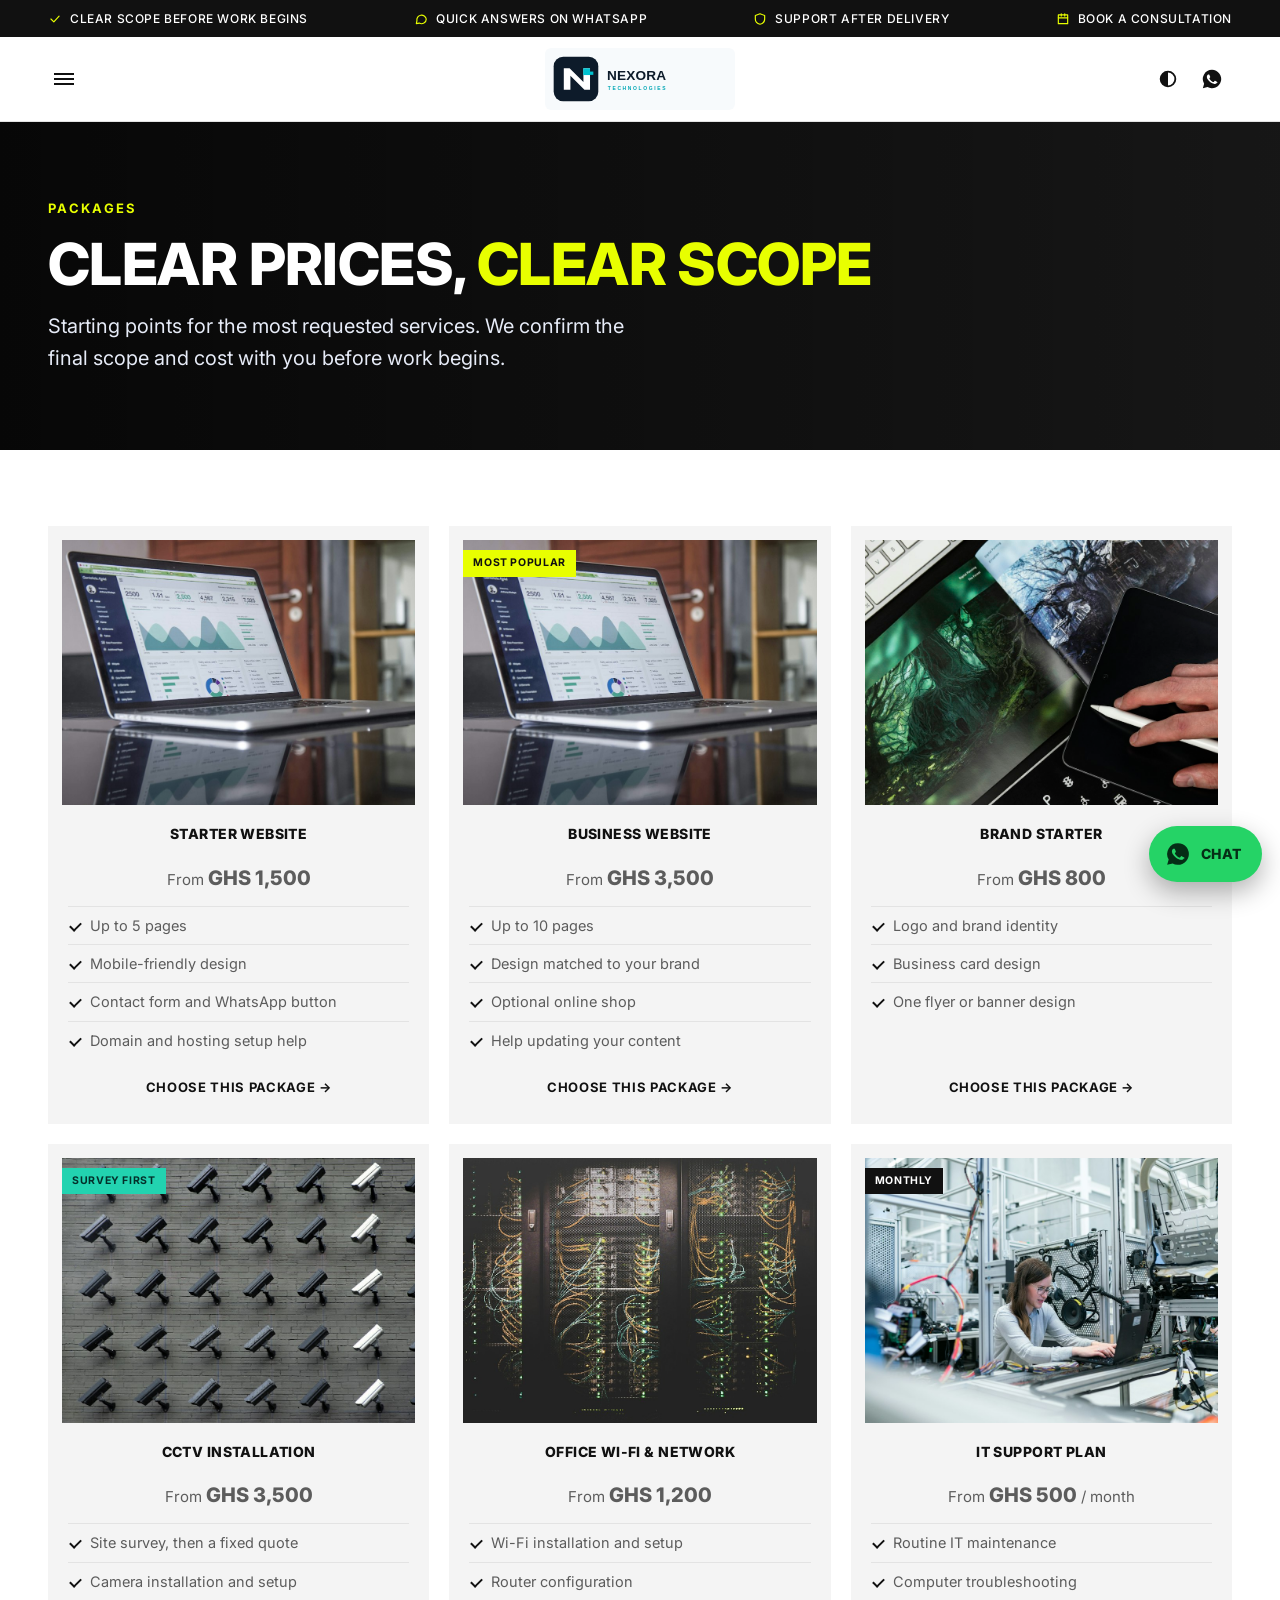
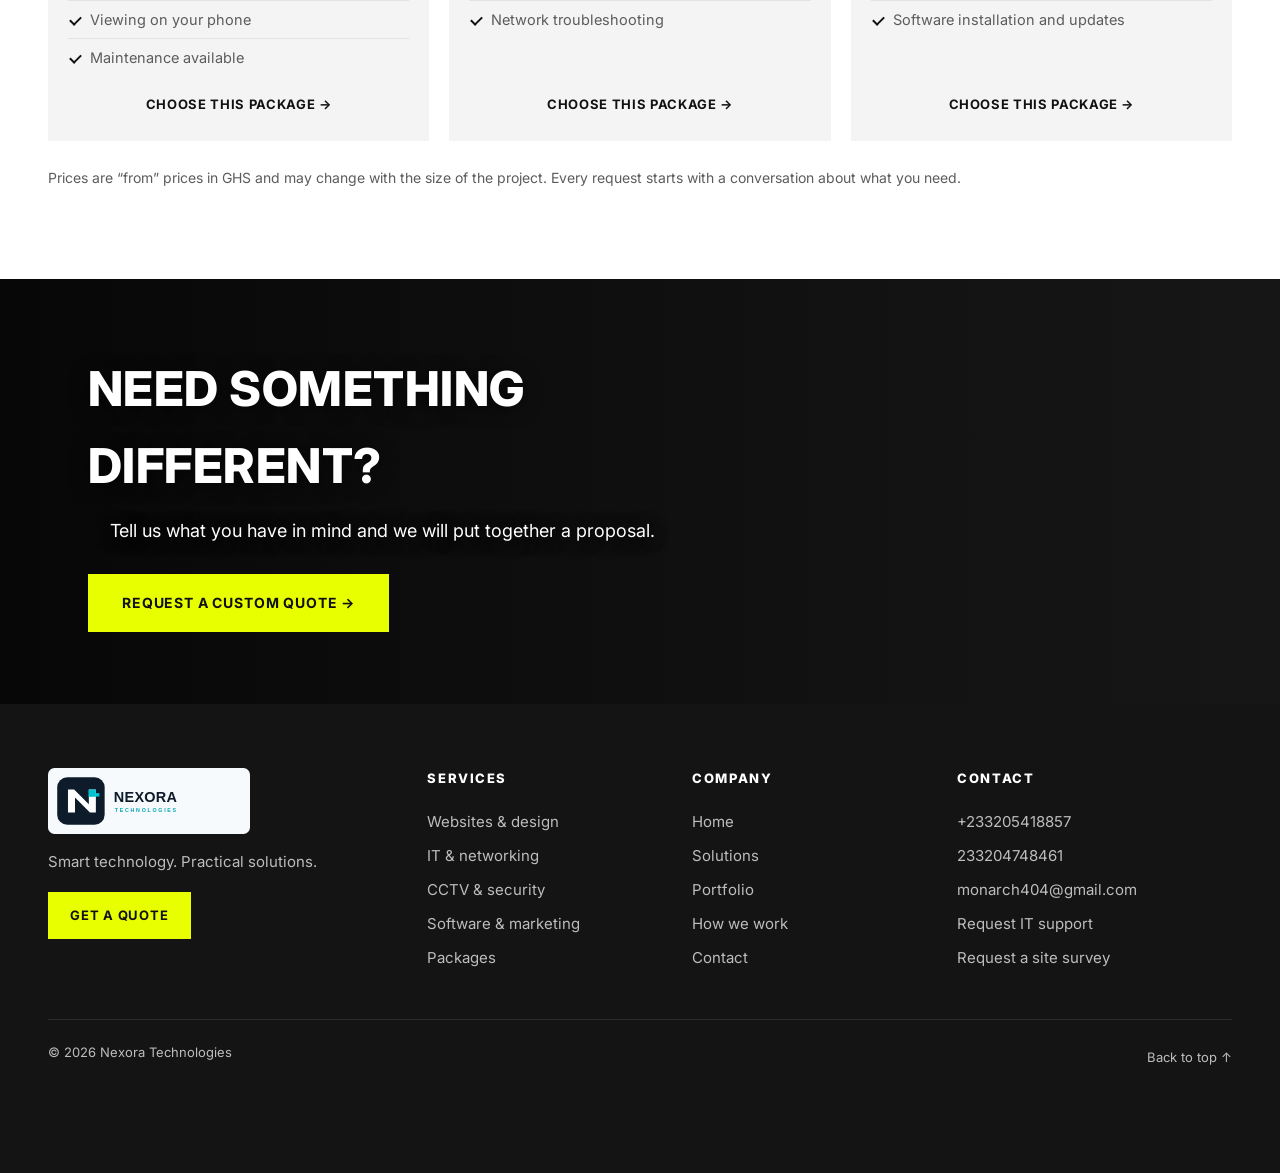
<file: public/packages.html>
<!DOCTYPE html>
<html lang="en">
<head>
<meta charset="utf-8">
<meta name="viewport" content="width=device-width, initial-scale=1, viewport-fit=cover">
<title>Packages and starting prices | Nexora Technologies</title>
<meta name="description" content="Starting prices for websites, branding, CCTV installation, office networking and IT support from Nexora Technologies.">
<meta property="og:title" content="Packages and starting prices | Nexora Technologies"><meta property="og:description" content="Starting prices for websites, branding, CCTV installation, office networking and IT support from Nexora Technologies."><meta property="og:type" content="website"><meta property="og:site_name" content="Nexora Technologies">
<meta name="theme-color" content="#111111">
<link rel="icon" type="image/svg+xml" href="/favicon.svg">
<meta name="google-site-verification" content="T5hwgGoe7ivBJZnzHj7hSd4D3R1VaDBqhXe4ufpOLjc" />
<link rel="manifest" href="/manifest.json">
<link rel="apple-touch-icon" href="/apple-touch-icon.png">
<link rel="preconnect" href="https://fonts.googleapis.com"><link rel="stylesheet" href="https://fonts.googleapis.com/css2?family=Inter:wght@400;500;600;700;800&display=swap">
<link rel="stylesheet" href="assets/style.css">
<script>try{var t=localStorage.getItem("bmb-theme");if(t)document.documentElement.dataset.theme=t}catch(e){}</script>
</head>
<body id="top">
<div class="topbar"><div class="wrap"><span><svg viewBox="0 0 24 24" aria-hidden="true"><path d="M5 12l5 5 9-10"/></svg> Clear scope before work begins</span><span><svg viewBox="0 0 24 24" aria-hidden="true"><path d="M21 12a8 8 0 0 1-12 7l-5 1 1-5a8 8 0 1 1 16-3z"/></svg> Quick answers on WhatsApp</span><span><svg viewBox="0 0 24 24" aria-hidden="true"><path d="M12 3l8 3v6c0 5-3.5 8-8 9-4.5-1-8-4-8-9V6z"/></svg> Support after delivery</span><a href="contact.html#consultation"><svg viewBox="0 0 24 24" aria-hidden="true"><rect x="4" y="5" width="16" height="15"/><path d="M4 10h16M9 3v4M15 3v4"/></svg> Book a consultation</a></div></div>
<header class="hd"><div class="hd1 wrap"><div class="hl"><button class="ib burger" id="bg" aria-label="Menu" aria-expanded="false" aria-controls="dr"><span></span><span></span><span></span></button></div><a class="logo" href="index.html" aria-label="Nexora Technologies, home"><img src="assets/nexora-logo.svg" alt="Nexora Technologies" height="42"></a><nav class="hn" aria-label="Main"><a href="index.html">Home</a><a href="services.html">Services</a><a href="packages.html" class="on">Packages</a><a href="portfolio.html">Portfolio</a><a href="solutions.html">Solutions</a><a href="process.html">How we work</a><a href="contact.html">Contact</a></nav><form class="qf" role="search"><input class="qin" placeholder="Search services…" aria-label="Search services" autocomplete="off"><button class="qb" type="button" aria-label="Search"><svg viewBox="0 0 24 24" aria-hidden="true"><circle cx="11" cy="11" r="7"/><path d="M16 16l5 5"/></svg></button><div class="qr" hidden></div></form><div class="hr"><button class="ib" id="th" aria-label="Toggle light and dark theme"><svg viewBox="0 0 24 24" aria-hidden="true"><circle cx="12" cy="12" r="8" fill="none" stroke="currentColor" stroke-width="2"/><path d="M12 4a8 8 0 0 0 0 16z"/></svg></button><a class="ib" data-wa aria-label="Chat on WhatsApp"><svg viewBox="0 0 24 24" aria-hidden="true"><path d="M12 2a10 10 0 0 0-8.6 15.1L2 22l5.1-1.3A10 10 0 1 0 12 2zm5.3 14.2c-.2.6-1.3 1.2-1.8 1.2-.5.1-1 .2-3.3-.7-2.8-1.2-4.6-4-4.7-4.2-.1-.2-1.1-1.5-1.1-2.8s.7-2 1-2.3c.2-.3.5-.3.7-.3h.5c.2 0 .4 0 .6.5l.8 2c.1.1.1.4 0 .5l-.4.6-.3.4c-.1.1-.3.3-.1.6.2.3.8 1.3 1.7 2.1 1.2 1 2.1 1.3 2.4 1.5.3.1.5.1.6-.1l.9-1.1c.2-.2.4-.2.6-.1l1.9.9c.3.1.5.2.5.3.1.6-.1 1.1-.1 1.2z"/></svg></a><a class="btn sm" href="contact.html#quote">Get a quote</a></div></div><div class="drawer" id="dr" hidden><a class="dl" href="index.html">Home</a><a class="dl" href="services.html">Services</a><a class="dl" href="packages.html">Packages</a><a class="dl" href="portfolio.html">Portfolio</a><a class="dl" href="solutions.html">Solutions</a><a class="dl" href="process.html">How we work</a><a class="dl" href="contact.html">Contact</a><div class="drawer-services"><span>Explore services</span><a class="dl" href="services.html#web">Websites</a><a class="dl" href="services.html#brand">Branding</a><a class="dl" href="services.html#video">Video</a><a class="dl" href="services.html#it">IT support</a><a class="dl" href="services.html#cctv">CCTV</a><a class="dl" href="services.html#network">Networking</a><a class="dl" href="services.html#marketing">Marketing</a><a class="dl" href="services.html#software">Software</a></div><form class="qf" role="search"><input class="qin" placeholder="Search services…" aria-label="Search services" autocomplete="off"><button class="qb" type="button" aria-label="Search"><svg viewBox="0 0 24 24" aria-hidden="true"><circle cx="11" cy="11" r="7"/><path d="M16 16l5 5"/></svg></button><div class="qr" hidden></div></form><a class="btn" href="contact.html#quote">Get a quote</a></div></header>
<main>
<section class="hero sm"><div class="hero-slideshow" aria-hidden="true"><img src="assets/service-web.jpg" alt="" style="--slide-index:0"><img src="assets/service-branding.jpg" alt="" style="--slide-index:1"><img src="assets/service-video.jpg" alt="" style="--slide-index:2"><img src="assets/service-it-support.jpg" alt="" style="--slide-index:3"><img src="assets/service-cctv.jpg" alt="" style="--slide-index:4"><img src="assets/service-networking.jpg" alt="" style="--slide-index:5"><img src="assets/service-marketing.jpg" alt="" style="--slide-index:6"><img src="assets/service-software.jpg" alt="" style="--slide-index:7"><img src="assets/service-training.jpg" alt="" style="--slide-index:8"><img src="assets/service-printing.jpg" alt="" style="--slide-index:9"><img src="assets/service-hosting.jpg" alt="" style="--slide-index:10"><img src="assets/service-data-recovery.jpg" alt="" style="--slide-index:11"></div><div class="wrap"><span class="eb">Packages</span><h1>Clear prices, <em>clear scope</em></h1><p>Starting points for the most requested services. We confirm the final scope and cost with you before work begins.</p></div></section><section class="sec"><div class="wrap rv"><div class="cards c3"><article class="pc ctr"><div class="im"><img class="service-photo" src="assets/service-web.jpg" alt="" aria-hidden="true" loading="lazy" decoding="async"></div><div class="tx"><h3>Starter Website</h3><p class="pr">From <b>GHS 1,500</b></p><ul><li>Up to 5 pages</li><li>Mobile-friendly design</li><li>Contact form and WhatsApp button</li><li>Domain and hosting setup help</li></ul><a class="lk" href="contact.html?service=Website%20design%20%26%20development#quote">Choose this package →</a></div></article><article class="pc ctr"><span class="badge y">MOST POPULAR</span><div class="im"><img class="service-photo" src="assets/service-web.jpg" alt="" aria-hidden="true" loading="lazy" decoding="async"></div><div class="tx"><h3>Business Website</h3><p class="pr">From <b>GHS 3,500</b></p><ul><li>Up to 10 pages</li><li>Design matched to your brand</li><li>Optional online shop</li><li>Help updating your content</li></ul><a class="lk" href="contact.html?service=Website%20design%20%26%20development#quote">Choose this package →</a></div></article><article class="pc ctr"><div class="im"><img class="service-photo" src="assets/service-branding.jpg" alt="" aria-hidden="true" loading="lazy" decoding="async"></div><div class="tx"><h3>Brand Starter</h3><p class="pr">From <b>GHS 800</b></p><ul><li>Logo and brand identity</li><li>Business card design</li><li>One flyer or banner design</li></ul><a class="lk" href="contact.html?service=Graphic%20design%20%26%20branding#quote">Choose this package →</a></div></article><article class="pc ctr"><span class="badge t">SURVEY FIRST</span><div class="im"><img class="service-photo" src="assets/service-cctv.jpg" alt="" aria-hidden="true" loading="lazy" decoding="async"></div><div class="tx"><h3>CCTV Installation</h3><p class="pr">From <b>GHS 3,500</b></p><ul><li>Site survey, then a fixed quote</li><li>Camera installation and setup</li><li>Viewing on your phone</li><li>Maintenance available</li></ul><a class="lk" href="contact.html?service=CCTV%20%26%20security%20systems#quote">Choose this package →</a></div></article><article class="pc ctr"><div class="im"><img class="service-photo" src="assets/service-networking.jpg" alt="" aria-hidden="true" loading="lazy" decoding="async"></div><div class="tx"><h3>Office Wi-Fi &amp; Network</h3><p class="pr">From <b>GHS 1,200</b></p><ul><li>Wi-Fi installation and setup</li><li>Router configuration</li><li>Network troubleshooting</li></ul><a class="lk" href="contact.html?service=Networking%20services#quote">Choose this package →</a></div></article><article class="pc ctr"><span class="badge k">MONTHLY</span><div class="im"><img class="service-photo" src="assets/service-it-support.jpg" alt="" aria-hidden="true" loading="lazy" decoding="async"></div><div class="tx"><h3>IT Support Plan</h3><p class="pr">From <b>GHS 500</b> / month</p><ul><li>Routine IT maintenance</li><li>Computer troubleshooting</li><li>Software installation and updates</li></ul><a class="lk" href="contact.html?service=Computer%20%26%20IT%20support#quote">Choose this package →</a></div></article></div><p class="note">Prices are “from” prices in GHS and may change with the size of the project. Every request starts with a conversation about what you need.</p></div></section><section class="cta"><div class="cta-slideshow" aria-hidden="true"><img src="assets/service-web.jpg" alt="" style="--slide-index:0"><img src="assets/service-branding.jpg" alt="" style="--slide-index:1"><img src="assets/service-video.jpg" alt="" style="--slide-index:2"><img src="assets/service-it-support.jpg" alt="" style="--slide-index:3"><img src="assets/service-cctv.jpg" alt="" style="--slide-index:4"><img src="assets/service-networking.jpg" alt="" style="--slide-index:5"><img src="assets/service-marketing.jpg" alt="" style="--slide-index:6"><img src="assets/service-software.jpg" alt="" style="--slide-index:7"><img src="assets/service-training.jpg" alt="" style="--slide-index:8"><img src="assets/service-printing.jpg" alt="" style="--slide-index:9"><img src="assets/service-hosting.jpg" alt="" style="--slide-index:10"><img src="assets/service-data-recovery.jpg" alt="" style="--slide-index:11"></div><div class="wrap rv"><h2>Need something different?</h2><p>Tell us what you have in mind and we will put together a proposal.</p><a class="btn" href="contact.html#quote">Request a custom quote →</a></div></section>
</main>
<footer><div class="wrap"><div class="fg"><div><img class="flogo" src="assets/nexora-logo.svg" alt="Nexora Technologies"><p class="tag">Smart technology. Practical solutions.</p><a class="btn sm" href="contact.html#quote">Get a quote</a></div><div><h4>Services</h4><a href="services.html#web">Websites &amp; design</a><a href="services.html#it">IT &amp; networking</a><a href="services.html#cctv">CCTV &amp; security</a><a href="services.html#software">Software &amp; marketing</a><a href="packages.html">Packages</a></div><div><h4>Company</h4><a href="index.html">Home</a><a href="solutions.html">Solutions</a><a href="portfolio.html">Portfolio</a><a href="process.html">How we work</a><a href="contact.html">Contact</a></div><div data-ctgroup><h4>Contact</h4><div class="ctr"><a data-ct="whatsapp" href="#"></a></div><div class="ctr"><a data-ct="phone" href="#"></a></div><div class="ctr"><a data-ct="email" href="#"></a></div><div class="ctr"><span data-ct="address"></span></div><p class="ct-none">Use the <a href="contact.html" style="display:inline;text-decoration:underline">contact form</a> and we will reply.</p><a href="contact.html#support">Request IT support</a><a href="contact.html#survey">Request a site survey</a></div></div><div class="cr"><span>© 2026 Nexora Technologies</span><a href="#top">Back to top ↑</a></div></div></footer><a class="wafab" data-wa="Hello Nexora Technologies, I would like to know more about your services." aria-label="Chat on WhatsApp"><svg viewBox="0 0 24 24" aria-hidden="true"><path d="M12 2a10 10 0 0 0-8.6 15.1L2 22l5.1-1.3A10 10 0 1 0 12 2zm5.3 14.2c-.2.6-1.3 1.2-1.8 1.2-.5.1-1 .2-3.3-.7-2.8-1.2-4.6-4-4.7-4.2-.1-.2-1.1-1.5-1.1-2.8s.7-2 1-2.3c.2-.3.5-.3.7-.3h.5c.2 0 .4 0 .6.5l.8 2c.1.2.1.4 0 .5l-.4.6-.3.4c-.1.1-.3.3-.1.6.2.3.8 1.3 1.7 2.1 1.2 1 2.1 1.3 2.4 1.5.3.1.5.1.6-.1l.9-1.1c.2-.3.4-.2.6-.1l1.9.9c.3.1.5.2.5.3.1.1.1.6-.1 1.2z"/></svg><span>Chat</span></a>
<script src="assets/site-data.js"></script><script src="assets/search-index.js"></script><script src="assets/app.js"></script>
</body>
</html>
</file>
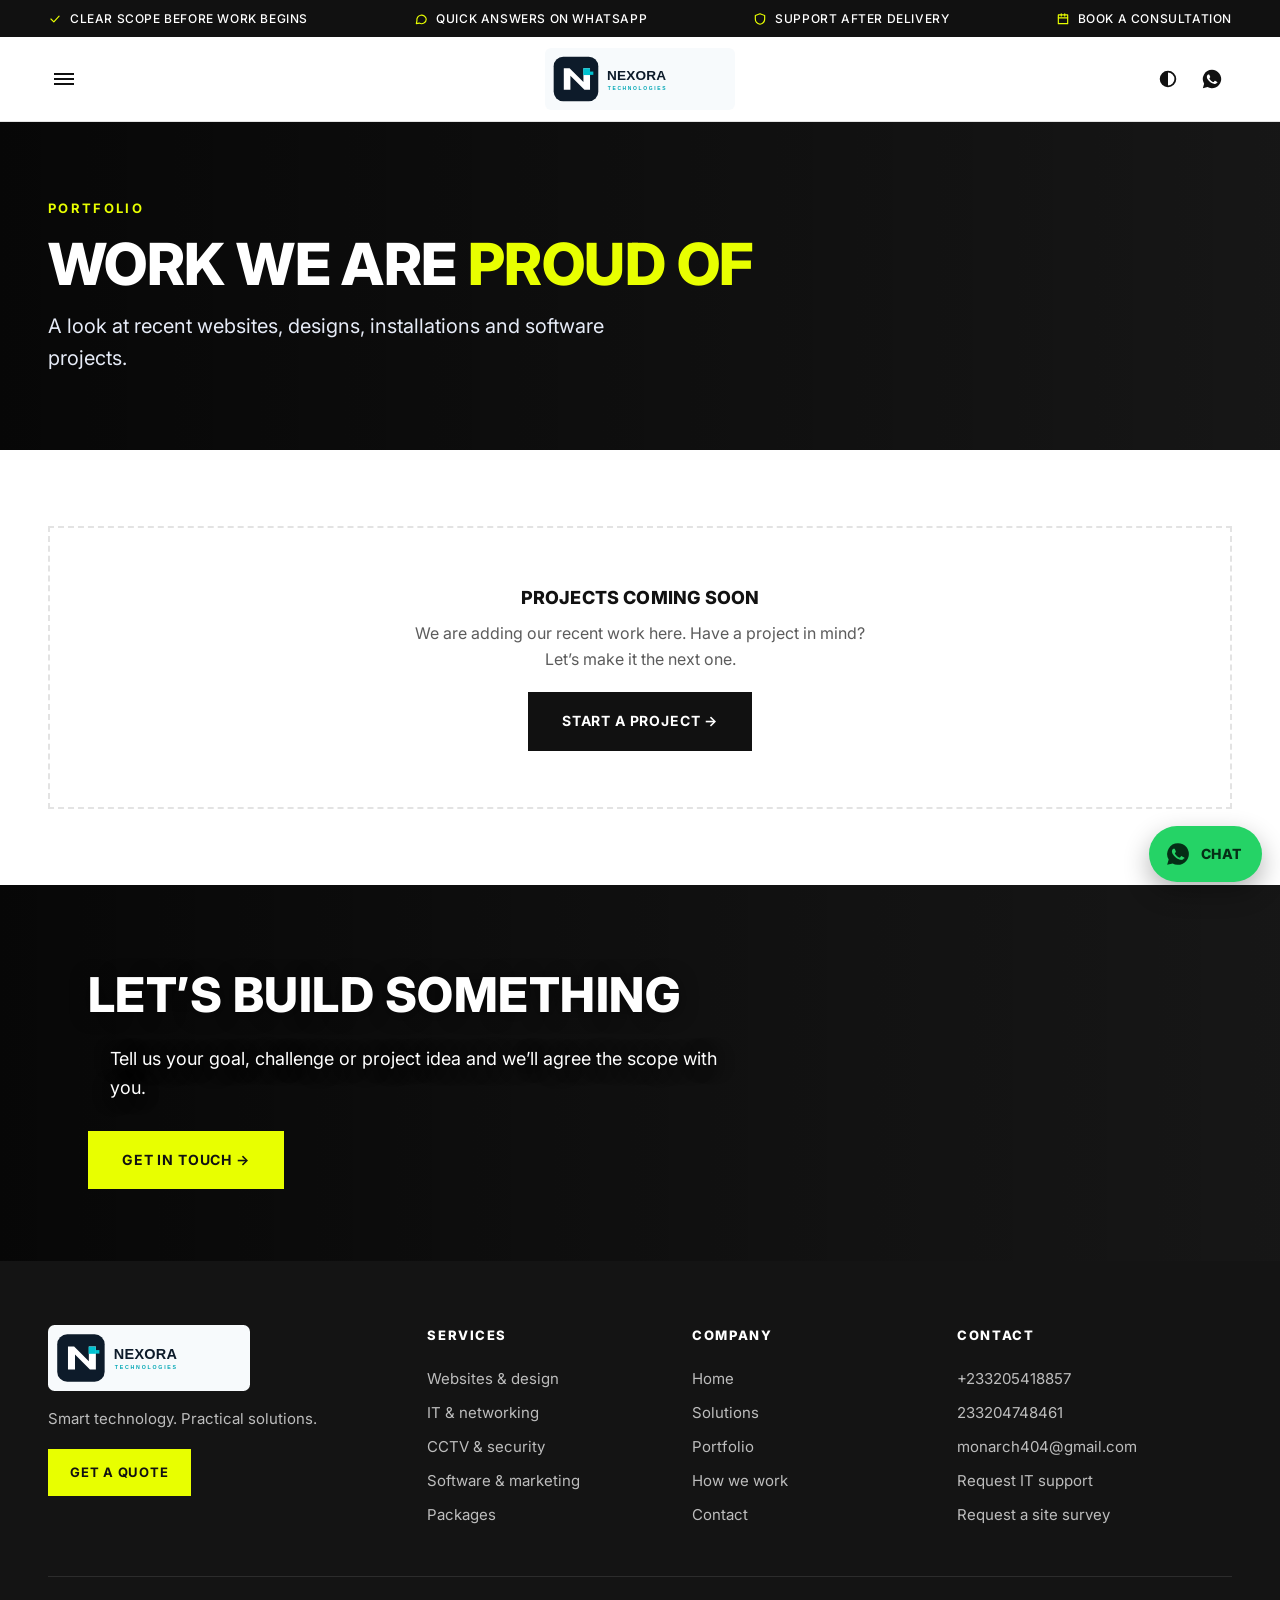
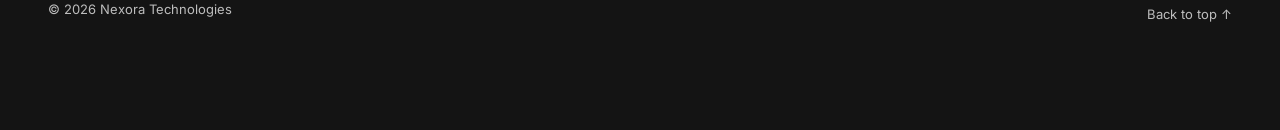
<file: public/portfolio.html>
<!DOCTYPE html>
<html lang="en">
<head>
<meta charset="utf-8">
<meta name="viewport" content="width=device-width, initial-scale=1, viewport-fit=cover">
<title>Portfolio | Nexora Technologies</title>
<meta name="description" content="Recent websites, branding, installations and software projects by Nexora Technologies.">
<meta property="og:title" content="Portfolio | Nexora Technologies"><meta property="og:description" content="Recent websites, branding, installations and software projects by Nexora Technologies."><meta property="og:type" content="website"><meta property="og:site_name" content="Nexora Technologies">
<meta name="theme-color" content="#111111">
<link rel="icon" type="image/svg+xml" href="/favicon.svg">
<meta name="google-site-verification" content="T5hwgGoe7ivBJZnzHj7hSd4D3R1VaDBqhXe4ufpOLjc" />
<link rel="manifest" href="/manifest.json">
<link rel="apple-touch-icon" href="/apple-touch-icon.png">
<link rel="preconnect" href="https://fonts.googleapis.com"><link rel="stylesheet" href="https://fonts.googleapis.com/css2?family=Inter:wght@400;500;600;700;800&display=swap">
<link rel="stylesheet" href="assets/style.css">
<script>try{var t=localStorage.getItem("bmb-theme");if(t)document.documentElement.dataset.theme=t}catch(e){}</script>
</head>
<body id="top">
<div class="topbar"><div class="wrap"><span><svg viewBox="0 0 24 24" aria-hidden="true"><path d="M5 12l5 5 9-10"/></svg> Clear scope before work begins</span><span><svg viewBox="0 0 24 24" aria-hidden="true"><path d="M21 12a8 8 0 0 1-12 7l-5 1 1-5a8 8 0 1 1 16-3z"/></svg> Quick answers on WhatsApp</span><span><svg viewBox="0 0 24 24" aria-hidden="true"><path d="M12 3l8 3v6c0 5-3.5 8-8 9-4.5-1-8-4-8-9V6z"/></svg> Support after delivery</span><a href="contact.html#consultation"><svg viewBox="0 0 24 24" aria-hidden="true"><rect x="4" y="5" width="16" height="15"/><path d="M4 10h16M9 3v4M15 3v4"/></svg> Book a consultation</a></div></div>
<header class="hd"><div class="hd1 wrap"><div class="hl"><button class="ib burger" id="bg" aria-label="Menu" aria-expanded="false" aria-controls="dr"><span></span><span></span><span></span></button></div><a class="logo" href="index.html" aria-label="Nexora Technologies, home"><img src="assets/nexora-logo.svg" alt="Nexora Technologies" height="42"></a><nav class="hn" aria-label="Main"><a href="index.html">Home</a><a href="services.html">Services</a><a href="packages.html">Packages</a><a href="portfolio.html" class="on">Portfolio</a><a href="solutions.html">Solutions</a><a href="process.html">How we work</a><a href="contact.html">Contact</a></nav><form class="qf" role="search"><input class="qin" placeholder="Search services…" aria-label="Search services" autocomplete="off"><button class="qb" type="button" aria-label="Search"><svg viewBox="0 0 24 24" aria-hidden="true"><circle cx="11" cy="11" r="7"/><path d="M16 16l5 5"/></svg></button><div class="qr" hidden></div></form><div class="hr"><button class="ib" id="th" aria-label="Toggle light and dark theme"><svg viewBox="0 0 24 24" aria-hidden="true"><circle cx="12" cy="12" r="8" fill="none" stroke="currentColor" stroke-width="2"/><path d="M12 4a8 8 0 0 0 0 16z"/></svg></button><a class="ib" data-wa aria-label="Chat on WhatsApp"><svg viewBox="0 0 24 24" aria-hidden="true"><path d="M12 2a10 10 0 0 0-8.6 15.1L2 22l5.1-1.3A10 10 0 1 0 12 2zm5.3 14.2c-.2.6-1.3 1.2-1.8 1.2-.5.1-1 .2-3.3-.7-2.8-1.2-4.6-4-4.7-4.2-.1-.2-1.1-1.5-1.1-2.8s.7-2 1-2.3c.2-.3.5-.3.7-.3h.5c.2 0 .4 0 .6.5l.8 2c.1.1.1.4 0 .5l-.4.6-.3.4c-.1.1-.3.3-.1.6.2.3.8 1.3 1.7 2.1 1.2 1 2.1 1.3 2.4 1.5.3.1.5.1.6-.1l.9-1.1c.2-.2.4-.2.6-.1l1.9.9c.3.1.5.2.5.3.1.6-.1 1.1-.1 1.2z"/></svg></a><a class="btn sm" href="contact.html#quote">Get a quote</a></div></div><div class="drawer" id="dr" hidden><a class="dl" href="index.html">Home</a><a class="dl" href="services.html">Services</a><a class="dl" href="packages.html">Packages</a><a class="dl" href="portfolio.html">Portfolio</a><a class="dl" href="solutions.html">Solutions</a><a class="dl" href="process.html">How we work</a><a class="dl" href="contact.html">Contact</a><div class="drawer-services"><span>Explore services</span><a class="dl" href="services.html#web">Websites</a><a class="dl" href="services.html#brand">Branding</a><a class="dl" href="services.html#video">Video</a><a class="dl" href="services.html#it">IT support</a><a class="dl" href="services.html#cctv">CCTV</a><a class="dl" href="services.html#network">Networking</a><a class="dl" href="services.html#marketing">Marketing</a><a class="dl" href="services.html#software">Software</a></div><form class="qf" role="search"><input class="qin" placeholder="Search services…" aria-label="Search services" autocomplete="off"><button class="qb" type="button" aria-label="Search"><svg viewBox="0 0 24 24" aria-hidden="true"><circle cx="11" cy="11" r="7"/><path d="M16 16l5 5"/></svg></button><div class="qr" hidden></div></form><a class="btn" href="contact.html#quote">Get a quote</a></div></header>
<main>
<section class="hero sm"><div class="hero-slideshow" aria-hidden="true"><img src="assets/service-web.jpg" alt="" style="--slide-index:0"><img src="assets/service-branding.jpg" alt="" style="--slide-index:1"><img src="assets/service-video.jpg" alt="" style="--slide-index:2"><img src="assets/service-it-support.jpg" alt="" style="--slide-index:3"><img src="assets/service-cctv.jpg" alt="" style="--slide-index:4"><img src="assets/service-networking.jpg" alt="" style="--slide-index:5"><img src="assets/service-marketing.jpg" alt="" style="--slide-index:6"><img src="assets/service-software.jpg" alt="" style="--slide-index:7"><img src="assets/service-training.jpg" alt="" style="--slide-index:8"><img src="assets/service-printing.jpg" alt="" style="--slide-index:9"><img src="assets/service-hosting.jpg" alt="" style="--slide-index:10"><img src="assets/service-data-recovery.jpg" alt="" style="--slide-index:11"></div><div class="wrap"><span class="eb">Portfolio</span><h1>Work we are <em>proud of</em></h1><p>A look at recent websites, designs, installations and software projects.</p></div></section><section class="sec"><div class="wrap rv"><div class="cards c3" id="proj-grid"></div><div class="empty" id="proj-empty"><h3>Projects coming soon</h3><p>We are adding our recent work here. Have a project in mind? Let’s make it the next one.</p><a class="btn k" href="contact.html#quote">Start a project →</a></div></div></section><section class="sec g" id="cl" hidden><div class="wrap rv"><div class="sh"><h2>Trusted by</h2></div><div class="cl"></div></div></section><section class="sec" id="tm" hidden><div class="wrap rv"><div class="sh"><h2>What clients say</h2></div><div class="tms"></div></div></section><section class="cta"><div class="cta-slideshow" aria-hidden="true"><img src="assets/service-web.jpg" alt="" style="--slide-index:0"><img src="assets/service-branding.jpg" alt="" style="--slide-index:1"><img src="assets/service-video.jpg" alt="" style="--slide-index:2"><img src="assets/service-it-support.jpg" alt="" style="--slide-index:3"><img src="assets/service-cctv.jpg" alt="" style="--slide-index:4"><img src="assets/service-networking.jpg" alt="" style="--slide-index:5"><img src="assets/service-marketing.jpg" alt="" style="--slide-index:6"><img src="assets/service-software.jpg" alt="" style="--slide-index:7"><img src="assets/service-training.jpg" alt="" style="--slide-index:8"><img src="assets/service-printing.jpg" alt="" style="--slide-index:9"><img src="assets/service-hosting.jpg" alt="" style="--slide-index:10"><img src="assets/service-data-recovery.jpg" alt="" style="--slide-index:11"></div><div class="wrap rv"><h2>Let’s build something</h2><p>Tell us your goal, challenge or project idea and we’ll agree the scope with you.</p><a class="btn" href="contact.html#quote">Get in touch →</a></div></section>
</main>
<footer><div class="wrap"><div class="fg"><div><img class="flogo" src="assets/nexora-logo.svg" alt="Nexora Technologies"><p class="tag">Smart technology. Practical solutions.</p><a class="btn sm" href="contact.html#quote">Get a quote</a></div><div><h4>Services</h4><a href="services.html#web">Websites &amp; design</a><a href="services.html#it">IT &amp; networking</a><a href="services.html#cctv">CCTV &amp; security</a><a href="services.html#software">Software &amp; marketing</a><a href="packages.html">Packages</a></div><div><h4>Company</h4><a href="index.html">Home</a><a href="solutions.html">Solutions</a><a href="portfolio.html">Portfolio</a><a href="process.html">How we work</a><a href="contact.html">Contact</a></div><div data-ctgroup><h4>Contact</h4><div class="ctr"><a data-ct="whatsapp" href="#"></a></div><div class="ctr"><a data-ct="phone" href="#"></a></div><div class="ctr"><a data-ct="email" href="#"></a></div><div class="ctr"><span data-ct="address"></span></div><p class="ct-none">Use the <a href="contact.html" style="display:inline;text-decoration:underline">contact form</a> and we will reply.</p><a href="contact.html#support">Request IT support</a><a href="contact.html#survey">Request a site survey</a></div></div><div class="cr"><span>© 2026 Nexora Technologies</span><a href="#top">Back to top ↑</a></div></div></footer><a class="wafab" data-wa="Hello Nexora Technologies, I would like to know more about your services." aria-label="Chat on WhatsApp"><svg viewBox="0 0 24 24" aria-hidden="true"><path d="M12 2a10 10 0 0 0-8.6 15.1L2 22l5.1-1.3A10 10 0 1 0 12 2zm5.3 14.2c-.2.6-1.3 1.2-1.8 1.2-.5.1-1 .2-3.3-.7-2.8-1.2-4.6-4-4.7-4.2-.1-.2-1.1-1.5-1.1-2.8s.7-2 1-2.3c.2-.3.5-.3.7-.3h.5c.2 0 .4 0 .6.5l.8 2c.1.2.1.4 0 .5l-.4.6-.3.4c-.1.1-.3.3-.1.6.2.3.8 1.3 1.7 2.1 1.2 1 2.1 1.3 2.4 1.5.3.1.5.1.6-.1l.9-1.1c.2-.3.4-.2.6-.1l1.9.9c.3.1.5.2.5.3.1.1.1.6-.1 1.2z"/></svg><span>Chat</span></a>
<script src="assets/site-data.js"></script><script src="assets/search-index.js"></script><script src="assets/app.js"></script>
</body>
</html>
</file>
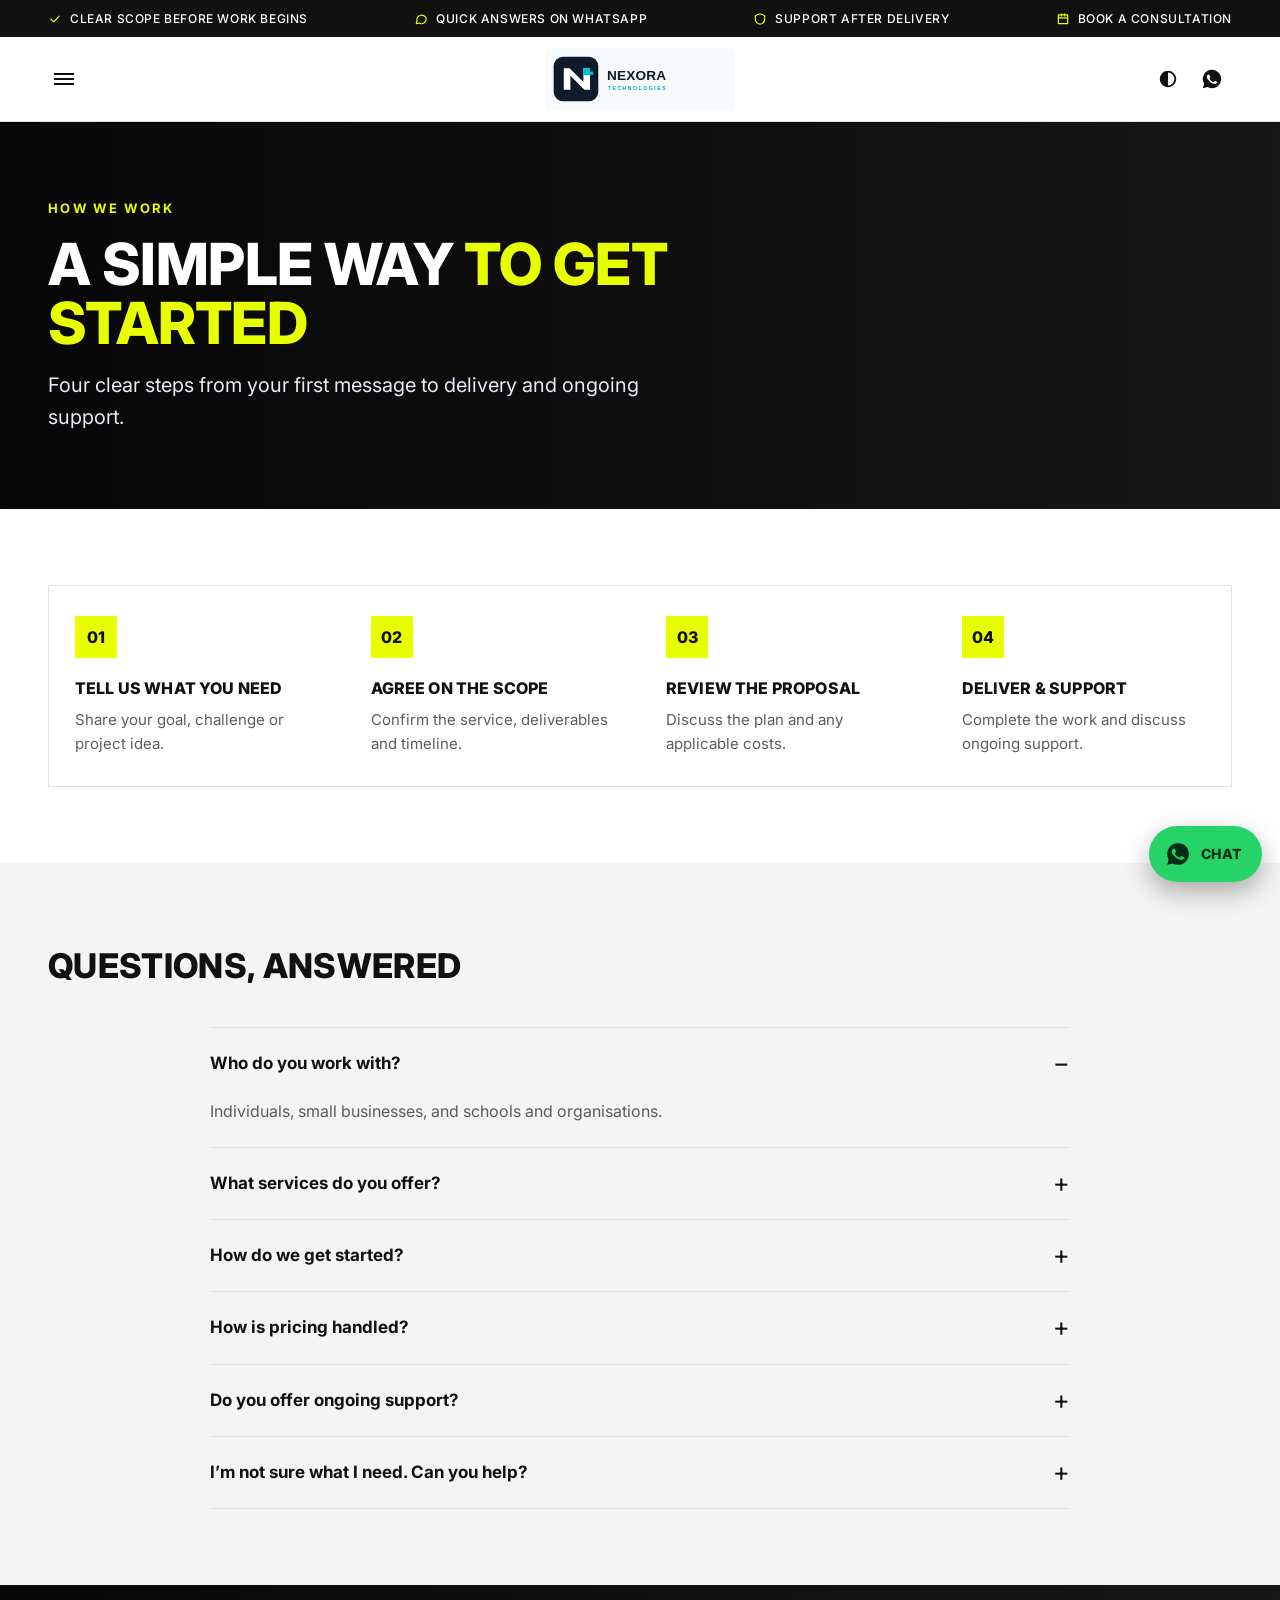
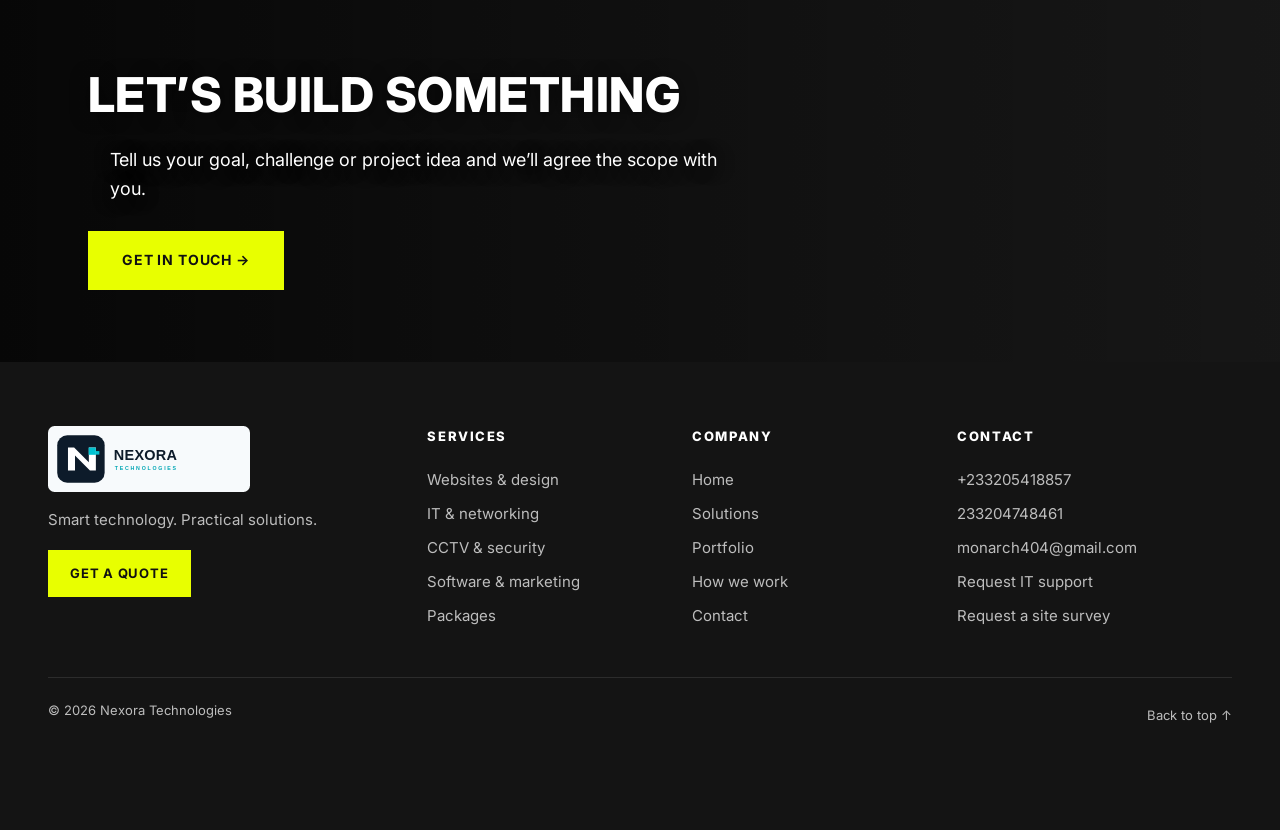
<file: public/process.html>
<!DOCTYPE html>
<html lang="en">
<head>
<meta charset="utf-8">
<meta name="viewport" content="width=device-width, initial-scale=1, viewport-fit=cover">
<title>How we work and FAQ | Nexora Technologies</title>
<meta name="description" content="How Nexora Technologies works: tell us what you need, agree the scope, review the proposal, then delivery and support. Plus answers to common questions.">
<meta property="og:title" content="How we work and FAQ | Nexora Technologies"><meta property="og:description" content="How Nexora Technologies works: tell us what you need, agree the scope, review the proposal, then delivery and support. Plus answers to common questions."><meta property="og:type" content="website"><meta property="og:site_name" content="Nexora Technologies">
<meta name="theme-color" content="#111111">
<link rel="icon" type="image/svg+xml" href="/favicon.svg">
<meta name="google-site-verification" content="T5hwgGoe7ivBJZnzHj7hSd4D3R1VaDBqhXe4ufpOLjc" />
<link rel="manifest" href="/manifest.json">
<link rel="apple-touch-icon" href="/apple-touch-icon.png">
<link rel="preconnect" href="https://fonts.googleapis.com"><link rel="stylesheet" href="https://fonts.googleapis.com/css2?family=Inter:wght@400;500;600;700;800&display=swap">
<link rel="stylesheet" href="assets/style.css">
<script>try{var t=localStorage.getItem("bmb-theme");if(t)document.documentElement.dataset.theme=t}catch(e){}</script>
<script type="application/ld+json">{"@context": "https://schema.org", "@type": "FAQPage", "mainEntity": [{"@type": "Question", "name": "Who do you work with?", "acceptedAnswer": {"@type": "Answer", "text": "Individuals, small businesses, and schools and organisations."}}, {"@type": "Question", "name": "What services do you offer?", "acceptedAnswer": {"@type": "Answer", "text": "Website design and development, graphic design and branding, video editing, IT support, CCTV and security, networking, digital marketing, and software and app development, plus training, printing, data recovery, IT consultancy, email setup and web hosting."}}, {"@type": "Question", "name": "How do we get started?", "acceptedAnswer": {"@type": "Answer", "text": "Tell us what you need. We then agree the scope, you review the proposal, and we deliver and discuss support."}}, {"@type": "Question", "name": "How is pricing handled?", "acceptedAnswer": {"@type": "Answer", "text": "Any applicable costs are discussed with you when you review the proposal, before work starts. Package prices on this site are starting points."}}, {"@type": "Question", "name": "Do you offer ongoing support?", "acceptedAnswer": {"@type": "Answer", "text": "Yes. After delivery we discuss ongoing support, including website, IT and camera system maintenance."}}, {"@type": "Question", "name": "I’m not sure what I need. Can you help?", "acceptedAnswer": {"@type": "Answer", "text": "Yes. Our IT consultancy gives guidance on technology choices and setup. You can book a consultation from the contact page."}}]}</script></head>
<body id="top">
<div class="topbar"><div class="wrap"><span><svg viewBox="0 0 24 24" aria-hidden="true"><path d="M5 12l5 5 9-10"/></svg> Clear scope before work begins</span><span><svg viewBox="0 0 24 24" aria-hidden="true"><path d="M21 12a8 8 0 0 1-12 7l-5 1 1-5a8 8 0 1 1 16-3z"/></svg> Quick answers on WhatsApp</span><span><svg viewBox="0 0 24 24" aria-hidden="true"><path d="M12 3l8 3v6c0 5-3.5 8-8 9-4.5-1-8-4-8-9V6z"/></svg> Support after delivery</span><a href="contact.html#consultation"><svg viewBox="0 0 24 24" aria-hidden="true"><rect x="4" y="5" width="16" height="15"/><path d="M4 10h16M9 3v4M15 3v4"/></svg> Book a consultation</a></div></div>
<header class="hd"><div class="hd1 wrap"><div class="hl"><button class="ib burger" id="bg" aria-label="Menu" aria-expanded="false" aria-controls="dr"><span></span><span></span><span></span></button></div><a class="logo" href="index.html" aria-label="Nexora Technologies, home"><img src="assets/nexora-logo.svg" alt="Nexora Technologies" height="42"></a><nav class="hn" aria-label="Main"><a href="index.html">Home</a><a href="services.html">Services</a><a href="packages.html">Packages</a><a href="portfolio.html">Portfolio</a><a href="solutions.html">Solutions</a><a href="process.html" class="on">How we work</a><a href="contact.html">Contact</a></nav><form class="qf" role="search"><input class="qin" placeholder="Search services…" aria-label="Search services" autocomplete="off"><button class="qb" type="button" aria-label="Search"><svg viewBox="0 0 24 24" aria-hidden="true"><circle cx="11" cy="11" r="7"/><path d="M16 16l5 5"/></svg></button><div class="qr" hidden></div></form><div class="hr"><button class="ib" id="th" aria-label="Toggle light and dark theme"><svg viewBox="0 0 24 24" aria-hidden="true"><circle cx="12" cy="12" r="8" fill="none" stroke="currentColor" stroke-width="2"/><path d="M12 4a8 8 0 0 0 0 16z"/></svg></button><a class="ib" data-wa aria-label="Chat on WhatsApp"><svg viewBox="0 0 24 24" aria-hidden="true"><path d="M12 2a10 10 0 0 0-8.6 15.1L2 22l5.1-1.3A10 10 0 1 0 12 2zm5.3 14.2c-.2.6-1.3 1.2-1.8 1.2-.5.1-1 .2-3.3-.7-2.8-1.2-4.6-4-4.7-4.2-.1-.2-1.1-1.5-1.1-2.8s.7-2 1-2.3c.2-.3.5-.3.7-.3h.5c.2 0 .4 0 .6.5l.8 2c.1.1.1.4 0 .5l-.4.6-.3.4c-.1.1-.3.3-.1.6.2.3.8 1.3 1.7 2.1 1.2 1 2.1 1.3 2.4 1.5.3.1.5.1.6-.1l.9-1.1c.2-.2.4-.2.6-.1l1.9.9c.3.1.5.2.5.3.1.6-.1 1.1-.1 1.2z"/></svg></a><a class="btn sm" href="contact.html#quote">Get a quote</a></div></div><div class="drawer" id="dr" hidden><a class="dl" href="index.html">Home</a><a class="dl" href="services.html">Services</a><a class="dl" href="packages.html">Packages</a><a class="dl" href="portfolio.html">Portfolio</a><a class="dl" href="solutions.html">Solutions</a><a class="dl" href="process.html">How we work</a><a class="dl" href="contact.html">Contact</a><div class="drawer-services"><span>Explore services</span><a class="dl" href="services.html#web">Websites</a><a class="dl" href="services.html#brand">Branding</a><a class="dl" href="services.html#video">Video</a><a class="dl" href="services.html#it">IT support</a><a class="dl" href="services.html#cctv">CCTV</a><a class="dl" href="services.html#network">Networking</a><a class="dl" href="services.html#marketing">Marketing</a><a class="dl" href="services.html#software">Software</a></div><form class="qf" role="search"><input class="qin" placeholder="Search services…" aria-label="Search services" autocomplete="off"><button class="qb" type="button" aria-label="Search"><svg viewBox="0 0 24 24" aria-hidden="true"><circle cx="11" cy="11" r="7"/><path d="M16 16l5 5"/></svg></button><div class="qr" hidden></div></form><a class="btn" href="contact.html#quote">Get a quote</a></div></header>
<main>
<section class="hero sm"><div class="hero-slideshow" aria-hidden="true"><img src="assets/service-web.jpg" alt="" style="--slide-index:0"><img src="assets/service-branding.jpg" alt="" style="--slide-index:1"><img src="assets/service-video.jpg" alt="" style="--slide-index:2"><img src="assets/service-it-support.jpg" alt="" style="--slide-index:3"><img src="assets/service-cctv.jpg" alt="" style="--slide-index:4"><img src="assets/service-networking.jpg" alt="" style="--slide-index:5"><img src="assets/service-marketing.jpg" alt="" style="--slide-index:6"><img src="assets/service-software.jpg" alt="" style="--slide-index:7"><img src="assets/service-training.jpg" alt="" style="--slide-index:8"><img src="assets/service-printing.jpg" alt="" style="--slide-index:9"><img src="assets/service-hosting.jpg" alt="" style="--slide-index:10"><img src="assets/service-data-recovery.jpg" alt="" style="--slide-index:11"></div><div class="wrap"><span class="eb">How we work</span><h1>A simple way <em>to get started</em></h1><p>Four clear steps from your first message to delivery and ongoing support.</p></div></section><section class="sec"><div class="wrap rv"><div class="steps"><div class="stp"><i>01</i><h3>Tell us what you need</h3><p>Share your goal, challenge or project idea.</p></div><div class="stp"><i>02</i><h3>Agree on the scope</h3><p>Confirm the service, deliverables and timeline.</p></div><div class="stp"><i>03</i><h3>Review the proposal</h3><p>Discuss the plan and any applicable costs.</p></div><div class="stp"><i>04</i><h3>Deliver &amp; support</h3><p>Complete the work and discuss ongoing support.</p></div></div></div></section><section class="sec g"><div class="wrap rv"><div class="sh"><h2>Questions, answered</h2></div><div class="fq"><details open><summary>Who do you work with?</summary><p>Individuals, small businesses, and schools and organisations.</p></details><details><summary>What services do you offer?</summary><p>Website design and development, graphic design and branding, video editing, IT support, CCTV and security, networking, digital marketing, and software and app development, plus training, printing, data recovery, IT consultancy, email setup and web hosting.</p></details><details><summary>How do we get started?</summary><p>Tell us what you need. We then agree the scope, you review the proposal, and we deliver and discuss support.</p></details><details><summary>How is pricing handled?</summary><p>Any applicable costs are discussed with you when you review the proposal, before work starts. Package prices on this site are starting points.</p></details><details><summary>Do you offer ongoing support?</summary><p>Yes. After delivery we discuss ongoing support, including website, IT and camera system maintenance.</p></details><details><summary>I’m not sure what I need. Can you help?</summary><p>Yes. Our IT consultancy gives guidance on technology choices and setup. You can book a consultation from the contact page.</p></details></div></div></section><section class="cta"><div class="cta-slideshow" aria-hidden="true"><img src="assets/service-web.jpg" alt="" style="--slide-index:0"><img src="assets/service-branding.jpg" alt="" style="--slide-index:1"><img src="assets/service-video.jpg" alt="" style="--slide-index:2"><img src="assets/service-it-support.jpg" alt="" style="--slide-index:3"><img src="assets/service-cctv.jpg" alt="" style="--slide-index:4"><img src="assets/service-networking.jpg" alt="" style="--slide-index:5"><img src="assets/service-marketing.jpg" alt="" style="--slide-index:6"><img src="assets/service-software.jpg" alt="" style="--slide-index:7"><img src="assets/service-training.jpg" alt="" style="--slide-index:8"><img src="assets/service-printing.jpg" alt="" style="--slide-index:9"><img src="assets/service-hosting.jpg" alt="" style="--slide-index:10"><img src="assets/service-data-recovery.jpg" alt="" style="--slide-index:11"></div><div class="wrap rv"><h2>Let’s build something</h2><p>Tell us your goal, challenge or project idea and we’ll agree the scope with you.</p><a class="btn" href="contact.html#quote">Get in touch →</a></div></section>
</main>
<footer><div class="wrap"><div class="fg"><div><img class="flogo" src="assets/nexora-logo.svg" alt="Nexora Technologies"><p class="tag">Smart technology. Practical solutions.</p><a class="btn sm" href="contact.html#quote">Get a quote</a></div><div><h4>Services</h4><a href="services.html#web">Websites &amp; design</a><a href="services.html#it">IT &amp; networking</a><a href="services.html#cctv">CCTV &amp; security</a><a href="services.html#software">Software &amp; marketing</a><a href="packages.html">Packages</a></div><div><h4>Company</h4><a href="index.html">Home</a><a href="solutions.html">Solutions</a><a href="portfolio.html">Portfolio</a><a href="process.html">How we work</a><a href="contact.html">Contact</a></div><div data-ctgroup><h4>Contact</h4><div class="ctr"><a data-ct="whatsapp" href="#"></a></div><div class="ctr"><a data-ct="phone" href="#"></a></div><div class="ctr"><a data-ct="email" href="#"></a></div><div class="ctr"><span data-ct="address"></span></div><p class="ct-none">Use the <a href="contact.html" style="display:inline;text-decoration:underline">contact form</a> and we will reply.</p><a href="contact.html#support">Request IT support</a><a href="contact.html#survey">Request a site survey</a></div></div><div class="cr"><span>© 2026 Nexora Technologies</span><a href="#top">Back to top ↑</a></div></div></footer><a class="wafab" data-wa="Hello Nexora Technologies, I would like to know more about your services." aria-label="Chat on WhatsApp"><svg viewBox="0 0 24 24" aria-hidden="true"><path d="M12 2a10 10 0 0 0-8.6 15.1L2 22l5.1-1.3A10 10 0 1 0 12 2zm5.3 14.2c-.2.6-1.3 1.2-1.8 1.2-.5.1-1 .2-3.3-.7-2.8-1.2-4.6-4-4.7-4.2-.1-.2-1.1-1.5-1.1-2.8s.7-2 1-2.3c.2-.3.5-.3.7-.3h.5c.2 0 .4 0 .6.5l.8 2c.1.2.1.4 0 .5l-.4.6-.3.4c-.1.1-.3.3-.1.6.2.3.8 1.3 1.7 2.1 1.2 1 2.1 1.3 2.4 1.5.3.1.5.1.6-.1l.9-1.1c.2-.3.4-.2.6-.1l1.9.9c.3.1.5.2.5.3.1.1.1.6-.1 1.2z"/></svg><span>Chat</span></a>
<script src="assets/site-data.js"></script><script src="assets/search-index.js"></script><script src="assets/app.js"></script>
</body>
</html>
</file>
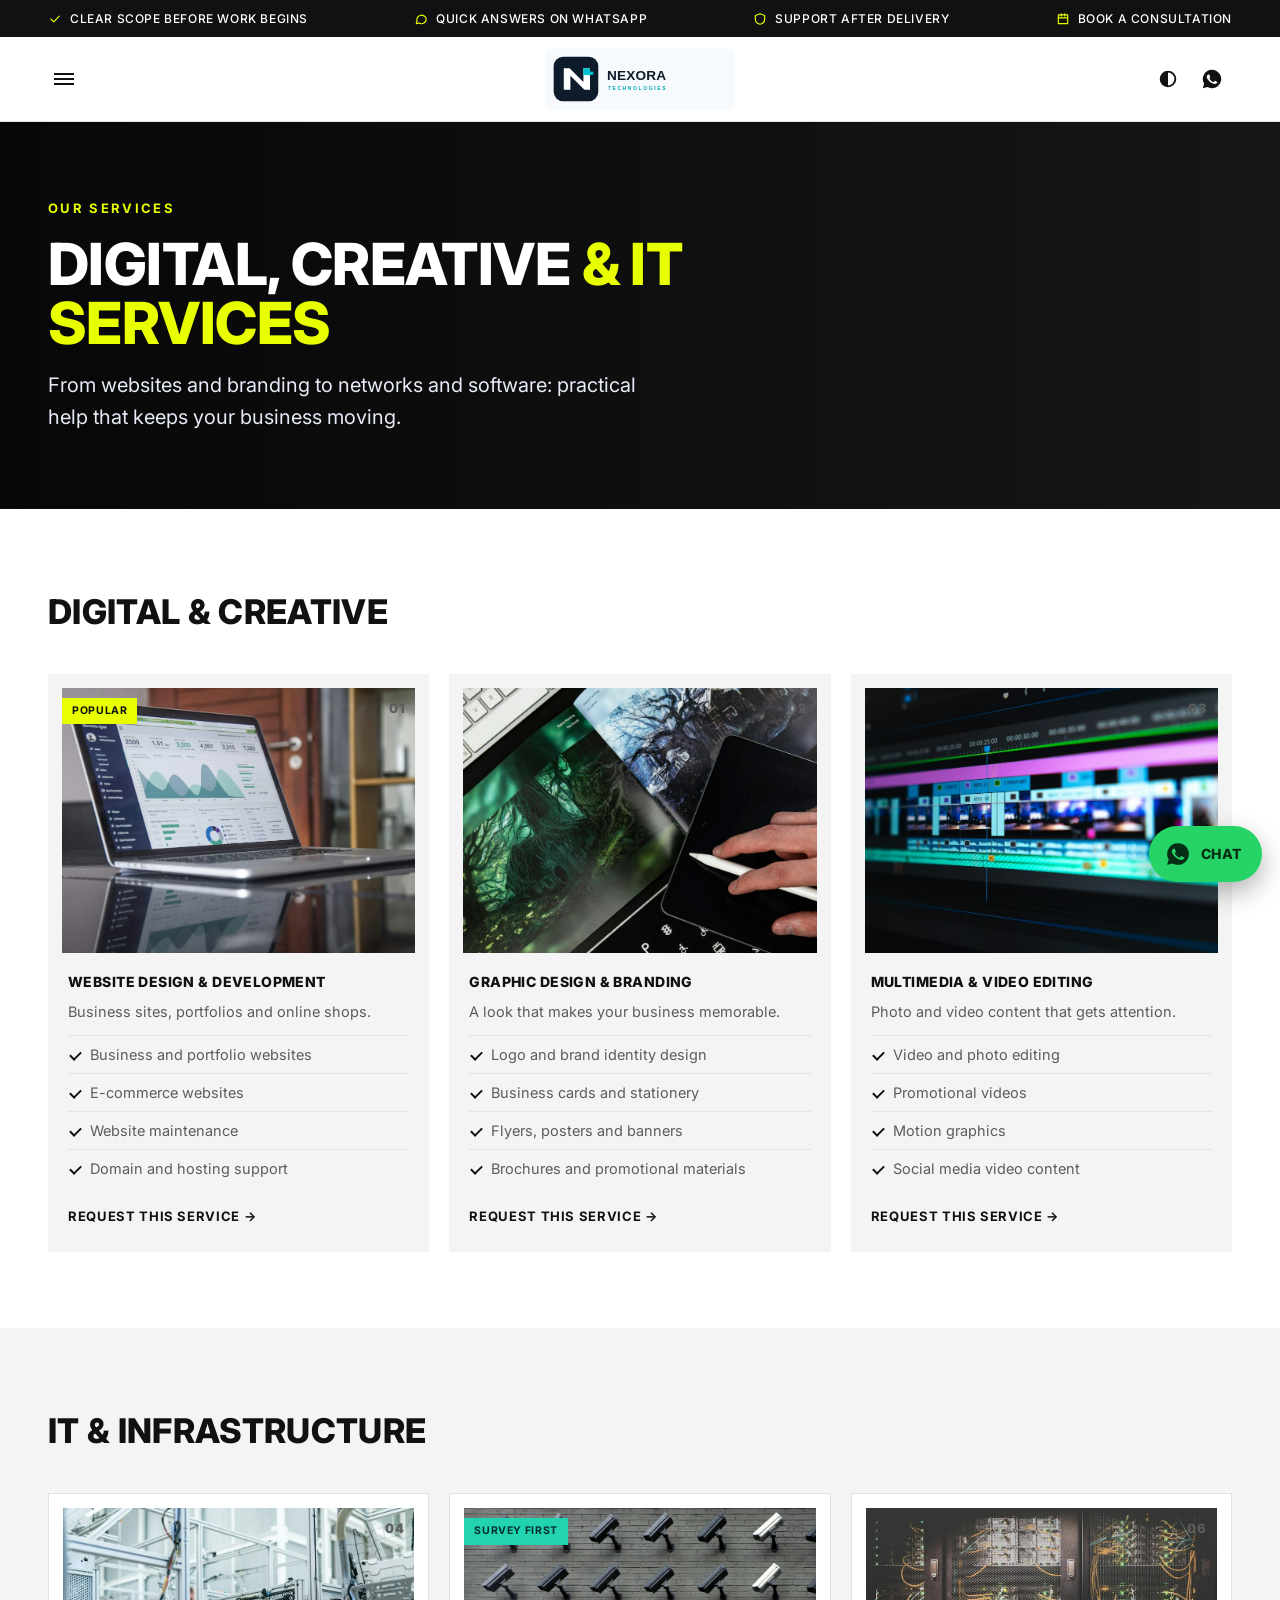
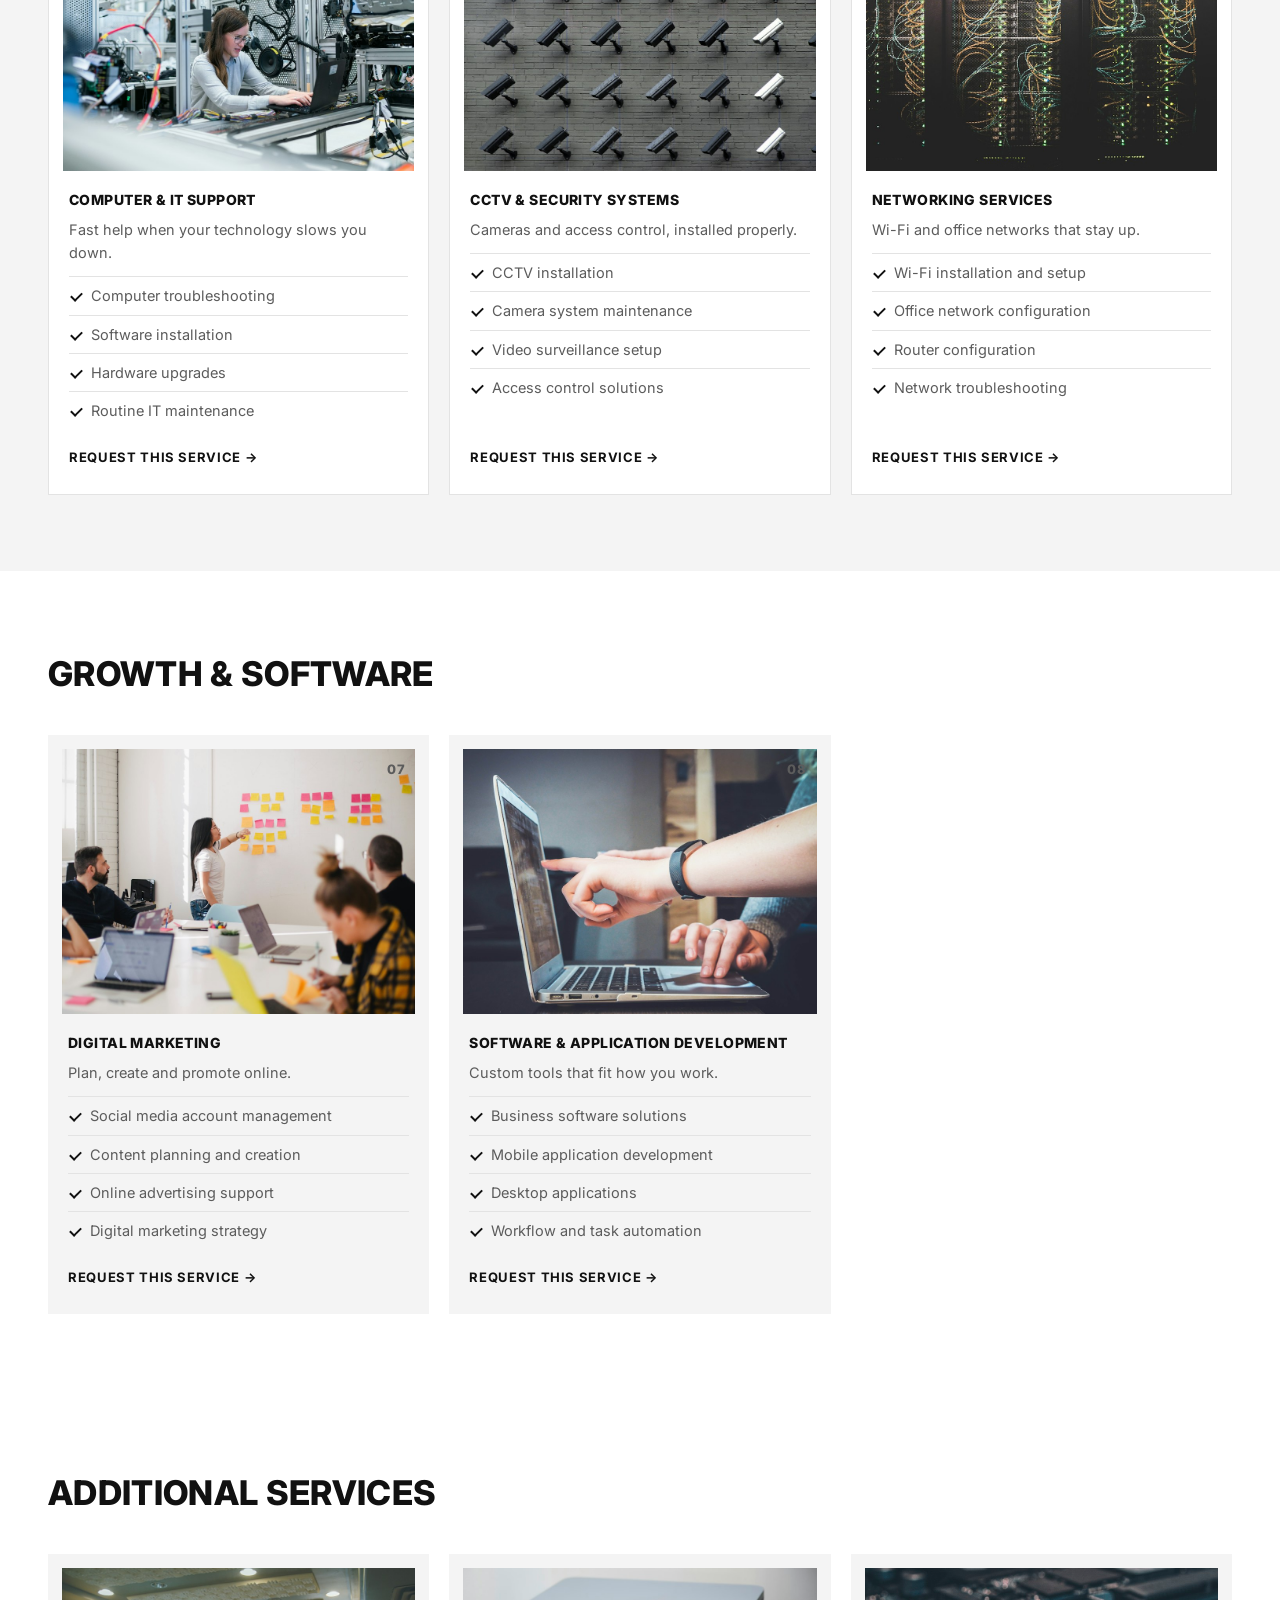
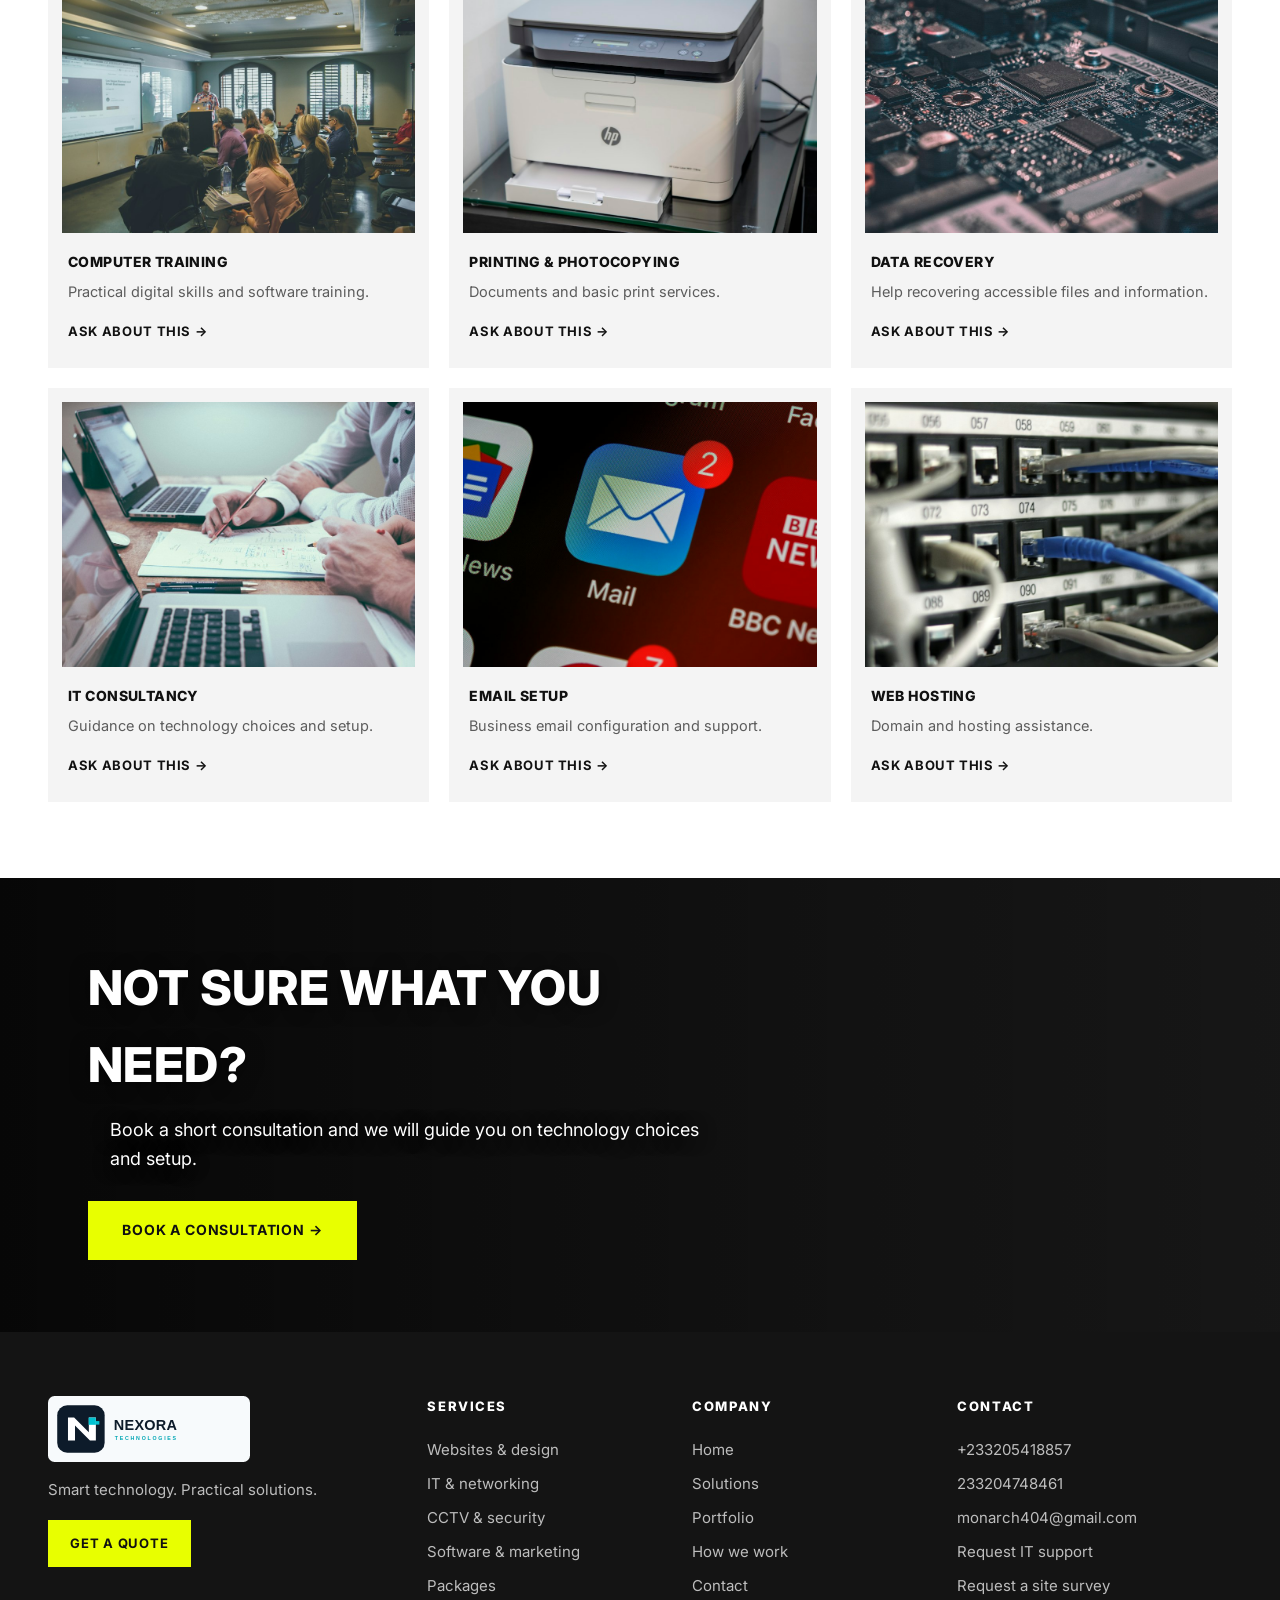
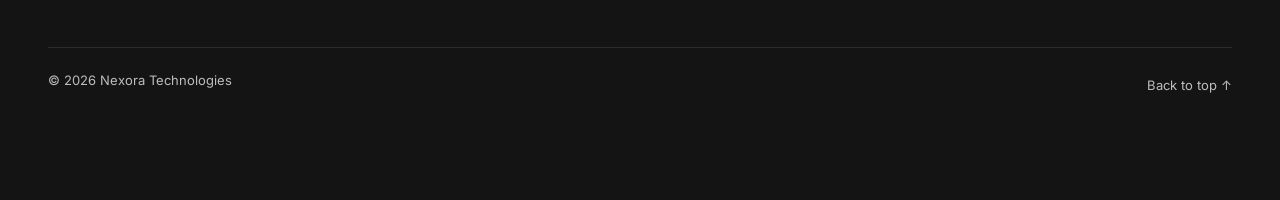
<file: public/services.html>
<!DOCTYPE html>
<html lang="en">
<head>
<meta charset="utf-8">
<meta name="viewport" content="width=device-width, initial-scale=1, viewport-fit=cover">
<title>Services | Nexora Technologies</title>
<meta name="description" content="Website design, graphic design and branding, video editing, IT support, CCTV, networking, digital marketing and software development.">
<meta property="og:title" content="Services | Nexora Technologies"><meta property="og:description" content="Website design, graphic design and branding, video editing, IT support, CCTV, networking, digital marketing and software development."><meta property="og:type" content="website"><meta property="og:site_name" content="Nexora Technologies">
<meta name="theme-color" content="#111111">
<link rel="icon" type="image/svg+xml" href="/favicon.svg">
<meta name="google-site-verification" content="T5hwgGoe7ivBJZnzHj7hSd4D3R1VaDBqhXe4ufpOLjc" />
<link rel="manifest" href="/manifest.json">
<link rel="apple-touch-icon" href="/apple-touch-icon.png">
<link rel="preconnect" href="https://fonts.googleapis.com"><link rel="stylesheet" href="https://fonts.googleapis.com/css2?family=Inter:wght@400;500;600;700;800&display=swap">
<link rel="stylesheet" href="assets/style.css">
<script>try{var t=localStorage.getItem("bmb-theme");if(t)document.documentElement.dataset.theme=t}catch(e){}</script>
</head>
<body id="top">
<div class="topbar"><div class="wrap"><span><svg viewBox="0 0 24 24" aria-hidden="true"><path d="M5 12l5 5 9-10"/></svg> Clear scope before work begins</span><span><svg viewBox="0 0 24 24" aria-hidden="true"><path d="M21 12a8 8 0 0 1-12 7l-5 1 1-5a8 8 0 1 1 16-3z"/></svg> Quick answers on WhatsApp</span><span><svg viewBox="0 0 24 24" aria-hidden="true"><path d="M12 3l8 3v6c0 5-3.5 8-8 9-4.5-1-8-4-8-9V6z"/></svg> Support after delivery</span><a href="contact.html#consultation"><svg viewBox="0 0 24 24" aria-hidden="true"><rect x="4" y="5" width="16" height="15"/><path d="M4 10h16M9 3v4M15 3v4"/></svg> Book a consultation</a></div></div>
<header class="hd"><div class="hd1 wrap"><div class="hl"><button class="ib burger" id="bg" aria-label="Menu" aria-expanded="false" aria-controls="dr"><span></span><span></span><span></span></button></div><a class="logo" href="index.html" aria-label="Nexora Technologies, home"><img src="assets/nexora-logo.svg" alt="Nexora Technologies" height="42"></a><nav class="hn" aria-label="Main"><a href="index.html">Home</a><a href="services.html" class="on">Services</a><a href="packages.html">Packages</a><a href="portfolio.html">Portfolio</a><a href="solutions.html">Solutions</a><a href="process.html">How we work</a><a href="contact.html">Contact</a></nav><form class="qf" role="search"><input class="qin" placeholder="Search services…" aria-label="Search services" autocomplete="off"><button class="qb" type="button" aria-label="Search"><svg viewBox="0 0 24 24" aria-hidden="true"><circle cx="11" cy="11" r="7"/><path d="M16 16l5 5"/></svg></button><div class="qr" hidden></div></form><div class="hr"><button class="ib" id="th" aria-label="Toggle light and dark theme"><svg viewBox="0 0 24 24" aria-hidden="true"><circle cx="12" cy="12" r="8" fill="none" stroke="currentColor" stroke-width="2"/><path d="M12 4a8 8 0 0 0 0 16z"/></svg></button><a class="ib" data-wa aria-label="Chat on WhatsApp"><svg viewBox="0 0 24 24" aria-hidden="true"><path d="M12 2a10 10 0 0 0-8.6 15.1L2 22l5.1-1.3A10 10 0 1 0 12 2zm5.3 14.2c-.2.6-1.3 1.2-1.8 1.2-.5.1-1 .2-3.3-.7-2.8-1.2-4.6-4-4.7-4.2-.1-.2-1.1-1.5-1.1-2.8s.7-2 1-2.3c.2-.3.5-.3.7-.3h.5c.2 0 .4 0 .6.5l.8 2c.1.1.1.4 0 .5l-.4.6-.3.4c-.1.1-.3.3-.1.6.2.3.8 1.3 1.7 2.1 1.2 1 2.1 1.3 2.4 1.5.3.1.5.1.6-.1l.9-1.1c.2-.2.4-.2.6-.1l1.9.9c.3.1.5.2.5.3.1.6-.1 1.1-.1 1.2z"/></svg></a><a class="btn sm" href="contact.html#quote">Get a quote</a></div></div><div class="drawer" id="dr" hidden><a class="dl" href="index.html">Home</a><a class="dl" href="services.html">Services</a><a class="dl" href="packages.html">Packages</a><a class="dl" href="portfolio.html">Portfolio</a><a class="dl" href="solutions.html">Solutions</a><a class="dl" href="process.html">How we work</a><a class="dl" href="contact.html">Contact</a><div class="drawer-services"><span>Explore services</span><a class="dl" href="services.html#web">Websites</a><a class="dl" href="services.html#brand">Branding</a><a class="dl" href="services.html#video">Video</a><a class="dl" href="services.html#it">IT support</a><a class="dl" href="services.html#cctv">CCTV</a><a class="dl" href="services.html#network">Networking</a><a class="dl" href="services.html#marketing">Marketing</a><a class="dl" href="services.html#software">Software</a></div><form class="qf" role="search"><input class="qin" placeholder="Search services…" aria-label="Search services" autocomplete="off"><button class="qb" type="button" aria-label="Search"><svg viewBox="0 0 24 24" aria-hidden="true"><circle cx="11" cy="11" r="7"/><path d="M16 16l5 5"/></svg></button><div class="qr" hidden></div></form><a class="btn" href="contact.html#quote">Get a quote</a></div></header>
<main>
<section class="hero sm"><div class="hero-slideshow" aria-hidden="true"><img src="assets/service-web.jpg" alt="" style="--slide-index:0"><img src="assets/service-branding.jpg" alt="" style="--slide-index:1"><img src="assets/service-video.jpg" alt="" style="--slide-index:2"><img src="assets/service-it-support.jpg" alt="" style="--slide-index:3"><img src="assets/service-cctv.jpg" alt="" style="--slide-index:4"><img src="assets/service-networking.jpg" alt="" style="--slide-index:5"><img src="assets/service-marketing.jpg" alt="" style="--slide-index:6"><img src="assets/service-software.jpg" alt="" style="--slide-index:7"><img src="assets/service-training.jpg" alt="" style="--slide-index:8"><img src="assets/service-printing.jpg" alt="" style="--slide-index:9"><img src="assets/service-hosting.jpg" alt="" style="--slide-index:10"><img src="assets/service-data-recovery.jpg" alt="" style="--slide-index:11"></div><div class="wrap"><span class="eb">Our services</span><h1>Digital, creative <em>&amp; IT services</em></h1><p>From websites and branding to networks and software: practical help that keeps your business moving.</p></div></section><section class="sec"><div class="wrap rv"><div class="sh"><h2>Digital & creative</h2></div><div class="cards c3"><article class="pc" id="web"><span class="badge y">POPULAR</span><span class="num">01</span><div class="im"><img class="service-photo" src="assets/service-web.jpg" alt="" aria-hidden="true" loading="lazy" decoding="async"></div><div class="tx"><h3>Website design &amp; development</h3><p>Business sites, portfolios and online shops.</p><ul><li>Business and portfolio websites</li><li>E-commerce websites</li><li>Website maintenance</li><li>Domain and hosting support</li></ul><a class="lk" href="contact.html?service=Website%20design%20%26%20development#quote">Request this service →</a></div></article><article class="pc" id="brand"><span class="num">02</span><div class="im"><img class="service-photo" src="assets/service-branding.jpg" alt="" aria-hidden="true" loading="lazy" decoding="async"></div><div class="tx"><h3>Graphic design &amp; branding</h3><p>A look that makes your business memorable.</p><ul><li>Logo and brand identity design</li><li>Business cards and stationery</li><li>Flyers, posters and banners</li><li>Brochures and promotional materials</li></ul><a class="lk" href="contact.html?service=Graphic%20design%20%26%20branding#quote">Request this service →</a></div></article><article class="pc" id="video"><span class="num">03</span><div class="im"><img class="service-photo" src="assets/service-video.jpg" alt="" aria-hidden="true" loading="lazy" decoding="async"></div><div class="tx"><h3>Multimedia &amp; video editing</h3><p>Photo and video content that gets attention.</p><ul><li>Video and photo editing</li><li>Promotional videos</li><li>Motion graphics</li><li>Social media video content</li></ul><a class="lk" href="contact.html?service=Multimedia%20%26%20video%20editing#quote">Request this service →</a></div></article></div></div></section><section class="sec g"><div class="wrap rv"><div class="sh"><h2>IT & infrastructure</h2></div><div class="cards c3"><article class="pc" id="it"><span class="num">04</span><div class="im"><img class="service-photo" src="assets/service-it-support.jpg" alt="" aria-hidden="true" loading="lazy" decoding="async"></div><div class="tx"><h3>Computer &amp; IT support</h3><p>Fast help when your technology slows you down.</p><ul><li>Computer troubleshooting</li><li>Software installation</li><li>Hardware upgrades</li><li>Routine IT maintenance</li></ul><a class="lk" href="contact.html?service=Computer%20%26%20IT%20support#quote">Request this service →</a></div></article><article class="pc" id="cctv"><span class="badge t">SURVEY FIRST</span><span class="num">05</span><div class="im"><img class="service-photo" src="assets/service-cctv.jpg" alt="" aria-hidden="true" loading="lazy" decoding="async"></div><div class="tx"><h3>CCTV &amp; security systems</h3><p>Cameras and access control, installed properly.</p><ul><li>CCTV installation</li><li>Camera system maintenance</li><li>Video surveillance setup</li><li>Access control solutions</li></ul><a class="lk" href="contact.html?service=CCTV%20%26%20security%20systems#quote">Request this service →</a></div></article><article class="pc" id="network"><span class="num">06</span><div class="im"><img class="service-photo" src="assets/service-networking.jpg" alt="" aria-hidden="true" loading="lazy" decoding="async"></div><div class="tx"><h3>Networking services</h3><p>Wi-Fi and office networks that stay up.</p><ul><li>Wi-Fi installation and setup</li><li>Office network configuration</li><li>Router configuration</li><li>Network troubleshooting</li></ul><a class="lk" href="contact.html?service=Networking%20services#quote">Request this service →</a></div></article></div></div></section><section class="sec"><div class="wrap rv"><div class="sh"><h2>Growth & software</h2></div><div class="cards c3"><article class="pc" id="marketing"><span class="num">07</span><div class="im"><img class="service-photo" src="assets/service-marketing.jpg" alt="" aria-hidden="true" loading="lazy" decoding="async"></div><div class="tx"><h3>Digital marketing</h3><p>Plan, create and promote online.</p><ul><li>Social media account management</li><li>Content planning and creation</li><li>Online advertising support</li><li>Digital marketing strategy</li></ul><a class="lk" href="contact.html?service=Digital%20marketing#quote">Request this service →</a></div></article><article class="pc" id="software"><span class="num">08</span><div class="im"><img class="service-photo" src="assets/service-software.jpg" alt="" aria-hidden="true" loading="lazy" decoding="async"></div><div class="tx"><h3>Software &amp; application development</h3><p>Custom tools that fit how you work.</p><ul><li>Business software solutions</li><li>Mobile application development</li><li>Desktop applications</li><li>Workflow and task automation</li></ul><a class="lk" href="contact.html?service=Software%20%26%20application%20development#quote">Request this service →</a></div></article></div></div></section><section class="sec" id="more"><div class="wrap rv"><div class="sh"><h2>Additional services</h2></div><div class="cards c3"><div class="pc"><div class="im"><img class="service-photo" src="assets/service-training.jpg" alt="" aria-hidden="true" loading="lazy" decoding="async"></div><div class="tx"><h3>Computer training</h3><p>Practical digital skills and software training.</p><a class="lk" href="contact.html?service=Additional%20services#quote">Ask about this →</a></div></div><div class="pc"><div class="im"><img class="service-photo" src="assets/service-printing.jpg" alt="" aria-hidden="true" loading="lazy" decoding="async"></div><div class="tx"><h3>Printing &amp; photocopying</h3><p>Documents and basic print services.</p><a class="lk" href="contact.html?service=Additional%20services#quote">Ask about this →</a></div></div><div class="pc"><div class="im"><img class="service-photo" src="assets/service-data-recovery.jpg" alt="" aria-hidden="true" loading="lazy" decoding="async"></div><div class="tx"><h3>Data recovery</h3><p>Help recovering accessible files and information.</p><a class="lk" href="contact.html?service=Additional%20services#quote">Ask about this →</a></div></div><div class="pc"><div class="im"><img class="service-photo" src="assets/service-consultancy.jpg" alt="" aria-hidden="true" loading="lazy" decoding="async"></div><div class="tx"><h3>IT consultancy</h3><p>Guidance on technology choices and setup.</p><a class="lk" href="contact.html?service=Additional%20services#quote">Ask about this →</a></div></div><div class="pc"><div class="im"><img class="service-photo" src="assets/service-email.jpg" alt="" aria-hidden="true" loading="lazy" decoding="async"></div><div class="tx"><h3>Email setup</h3><p>Business email configuration and support.</p><a class="lk" href="contact.html?service=Additional%20services#quote">Ask about this →</a></div></div><div class="pc"><div class="im"><img class="service-photo" src="assets/service-hosting.jpg" alt="" aria-hidden="true" loading="lazy" decoding="async"></div><div class="tx"><h3>Web hosting</h3><p>Domain and hosting assistance.</p><a class="lk" href="contact.html?service=Additional%20services#quote">Ask about this →</a></div></div></div></div></section><section class="cta"><div class="cta-slideshow" aria-hidden="true"><img src="assets/service-web.jpg" alt="" style="--slide-index:0"><img src="assets/service-branding.jpg" alt="" style="--slide-index:1"><img src="assets/service-video.jpg" alt="" style="--slide-index:2"><img src="assets/service-it-support.jpg" alt="" style="--slide-index:3"><img src="assets/service-cctv.jpg" alt="" style="--slide-index:4"><img src="assets/service-networking.jpg" alt="" style="--slide-index:5"><img src="assets/service-marketing.jpg" alt="" style="--slide-index:6"><img src="assets/service-software.jpg" alt="" style="--slide-index:7"><img src="assets/service-training.jpg" alt="" style="--slide-index:8"><img src="assets/service-printing.jpg" alt="" style="--slide-index:9"><img src="assets/service-hosting.jpg" alt="" style="--slide-index:10"><img src="assets/service-data-recovery.jpg" alt="" style="--slide-index:11"></div><div class="wrap rv"><h2>Not sure what you need?</h2><p>Book a short consultation and we will guide you on technology choices and setup.</p><a class="btn" href="contact.html#consultation">Book a consultation →</a></div></section>
</main>
<footer><div class="wrap"><div class="fg"><div><img class="flogo" src="assets/nexora-logo.svg" alt="Nexora Technologies"><p class="tag">Smart technology. Practical solutions.</p><a class="btn sm" href="contact.html#quote">Get a quote</a></div><div><h4>Services</h4><a href="services.html#web">Websites &amp; design</a><a href="services.html#it">IT &amp; networking</a><a href="services.html#cctv">CCTV &amp; security</a><a href="services.html#software">Software &amp; marketing</a><a href="packages.html">Packages</a></div><div><h4>Company</h4><a href="index.html">Home</a><a href="solutions.html">Solutions</a><a href="portfolio.html">Portfolio</a><a href="process.html">How we work</a><a href="contact.html">Contact</a></div><div data-ctgroup><h4>Contact</h4><div class="ctr"><a data-ct="whatsapp" href="#"></a></div><div class="ctr"><a data-ct="phone" href="#"></a></div><div class="ctr"><a data-ct="email" href="#"></a></div><div class="ctr"><span data-ct="address"></span></div><p class="ct-none">Use the <a href="contact.html" style="display:inline;text-decoration:underline">contact form</a> and we will reply.</p><a href="contact.html#support">Request IT support</a><a href="contact.html#survey">Request a site survey</a></div></div><div class="cr"><span>© 2026 Nexora Technologies</span><a href="#top">Back to top ↑</a></div></div></footer><a class="wafab" data-wa="Hello Nexora Technologies, I would like to know more about your services." aria-label="Chat on WhatsApp"><svg viewBox="0 0 24 24" aria-hidden="true"><path d="M12 2a10 10 0 0 0-8.6 15.1L2 22l5.1-1.3A10 10 0 1 0 12 2zm5.3 14.2c-.2.6-1.3 1.2-1.8 1.2-.5.1-1 .2-3.3-.7-2.8-1.2-4.6-4-4.7-4.2-.1-.2-1.1-1.5-1.1-2.8s.7-2 1-2.3c.2-.3.5-.3.7-.3h.5c.2 0 .4 0 .6.5l.8 2c.1.2.1.4 0 .5l-.4.6-.3.4c-.1.1-.3.3-.1.6.2.3.8 1.3 1.7 2.1 1.2 1 2.1 1.3 2.4 1.5.3.1.5.1.6-.1l.9-1.1c.2-.3.4-.2.6-.1l1.9.9c.3.1.5.2.5.3.1.1.1.6-.1 1.2z"/></svg><span>Chat</span></a>
<script src="assets/site-data.js"></script><script src="assets/search-index.js"></script><script src="assets/app.js"></script>
</body>
</html>
</file>
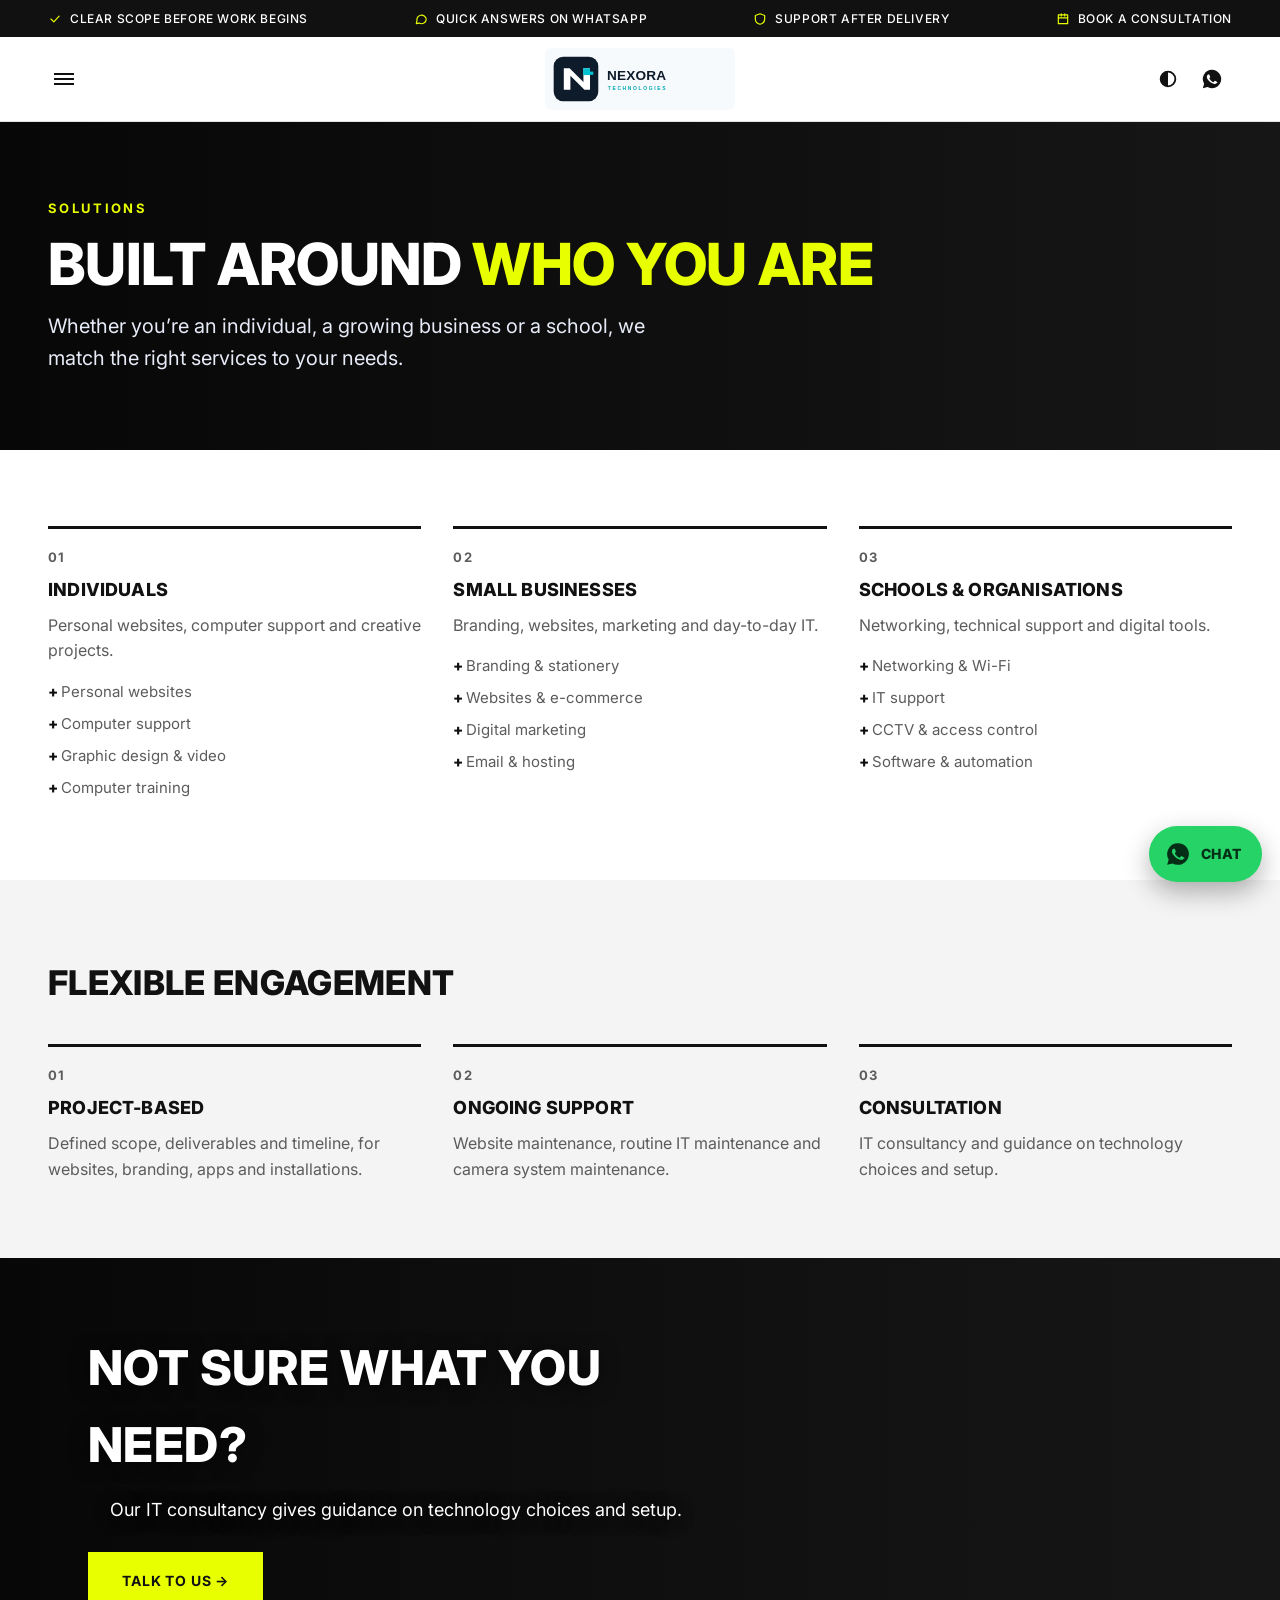
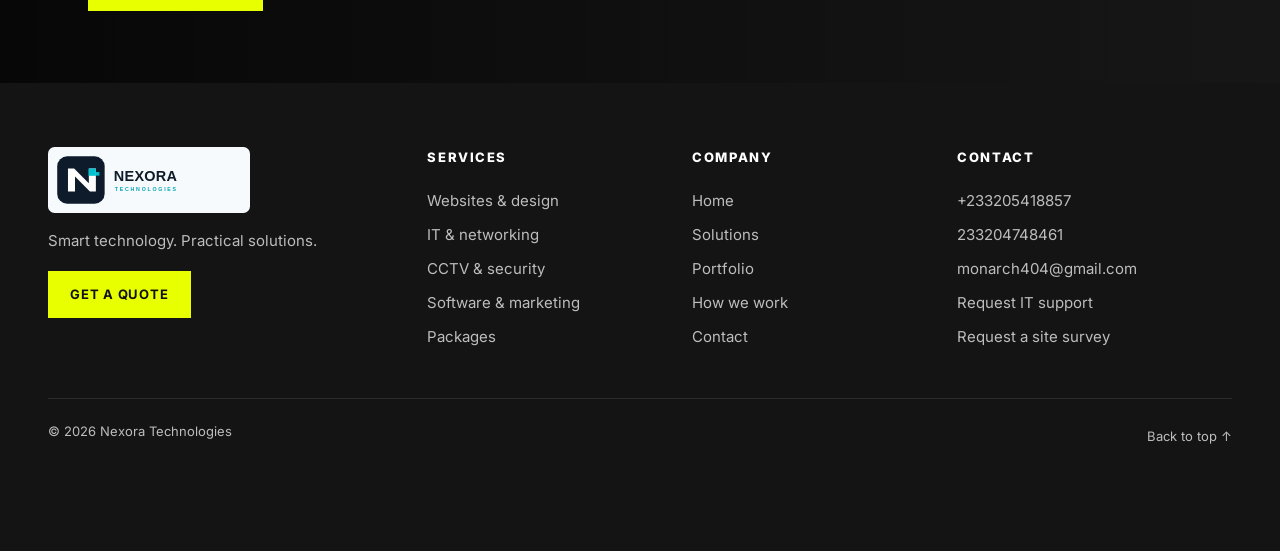
<file: public/solutions.html>
<!DOCTYPE html>
<html lang="en">
<head>
<meta charset="utf-8">
<meta name="viewport" content="width=device-width, initial-scale=1, viewport-fit=cover">
<title>Solutions for individuals, businesses and schools | Nexora Technologies</title>
<meta name="description" content="Technology solutions for individuals, small businesses, schools and organisations, delivered project by project or as ongoing support.">
<meta property="og:title" content="Solutions for individuals, businesses and schools | Nexora Technologies"><meta property="og:description" content="Technology solutions for individuals, small businesses, schools and organisations, delivered project by project or as ongoing support."><meta property="og:type" content="website"><meta property="og:site_name" content="Nexora Technologies">
<meta name="theme-color" content="#111111">
<link rel="icon" type="image/svg+xml" href="/favicon.svg">
<meta name="google-site-verification" content="T5hwgGoe7ivBJZnzHj7hSd4D3R1VaDBqhXe4ufpOLjc" />
<link rel="manifest" href="/manifest.json">
<link rel="apple-touch-icon" href="/apple-touch-icon.png">
<link rel="preconnect" href="https://fonts.googleapis.com"><link rel="stylesheet" href="https://fonts.googleapis.com/css2?family=Inter:wght@400;500;600;700;800&display=swap">
<link rel="stylesheet" href="assets/style.css">
<script>try{var t=localStorage.getItem("bmb-theme");if(t)document.documentElement.dataset.theme=t}catch(e){}</script>
</head>
<body id="top">
<div class="topbar"><div class="wrap"><span><svg viewBox="0 0 24 24" aria-hidden="true"><path d="M5 12l5 5 9-10"/></svg> Clear scope before work begins</span><span><svg viewBox="0 0 24 24" aria-hidden="true"><path d="M21 12a8 8 0 0 1-12 7l-5 1 1-5a8 8 0 1 1 16-3z"/></svg> Quick answers on WhatsApp</span><span><svg viewBox="0 0 24 24" aria-hidden="true"><path d="M12 3l8 3v6c0 5-3.5 8-8 9-4.5-1-8-4-8-9V6z"/></svg> Support after delivery</span><a href="contact.html#consultation"><svg viewBox="0 0 24 24" aria-hidden="true"><rect x="4" y="5" width="16" height="15"/><path d="M4 10h16M9 3v4M15 3v4"/></svg> Book a consultation</a></div></div>
<header class="hd"><div class="hd1 wrap"><div class="hl"><button class="ib burger" id="bg" aria-label="Menu" aria-expanded="false" aria-controls="dr"><span></span><span></span><span></span></button></div><a class="logo" href="index.html" aria-label="Nexora Technologies, home"><img src="assets/nexora-logo.svg" alt="Nexora Technologies" height="42"></a><nav class="hn" aria-label="Main"><a href="index.html">Home</a><a href="services.html">Services</a><a href="packages.html">Packages</a><a href="portfolio.html">Portfolio</a><a href="solutions.html" class="on">Solutions</a><a href="process.html">How we work</a><a href="contact.html">Contact</a></nav><form class="qf" role="search"><input class="qin" placeholder="Search services…" aria-label="Search services" autocomplete="off"><button class="qb" type="button" aria-label="Search"><svg viewBox="0 0 24 24" aria-hidden="true"><circle cx="11" cy="11" r="7"/><path d="M16 16l5 5"/></svg></button><div class="qr" hidden></div></form><div class="hr"><button class="ib" id="th" aria-label="Toggle light and dark theme"><svg viewBox="0 0 24 24" aria-hidden="true"><circle cx="12" cy="12" r="8" fill="none" stroke="currentColor" stroke-width="2"/><path d="M12 4a8 8 0 0 0 0 16z"/></svg></button><a class="ib" data-wa aria-label="Chat on WhatsApp"><svg viewBox="0 0 24 24" aria-hidden="true"><path d="M12 2a10 10 0 0 0-8.6 15.1L2 22l5.1-1.3A10 10 0 1 0 12 2zm5.3 14.2c-.2.6-1.3 1.2-1.8 1.2-.5.1-1 .2-3.3-.7-2.8-1.2-4.6-4-4.7-4.2-.1-.2-1.1-1.5-1.1-2.8s.7-2 1-2.3c.2-.3.5-.3.7-.3h.5c.2 0 .4 0 .6.5l.8 2c.1.1.1.4 0 .5l-.4.6-.3.4c-.1.1-.3.3-.1.6.2.3.8 1.3 1.7 2.1 1.2 1 2.1 1.3 2.4 1.5.3.1.5.1.6-.1l.9-1.1c.2-.2.4-.2.6-.1l1.9.9c.3.1.5.2.5.3.1.6-.1 1.1-.1 1.2z"/></svg></a><a class="btn sm" href="contact.html#quote">Get a quote</a></div></div><div class="drawer" id="dr" hidden><a class="dl" href="index.html">Home</a><a class="dl" href="services.html">Services</a><a class="dl" href="packages.html">Packages</a><a class="dl" href="portfolio.html">Portfolio</a><a class="dl" href="solutions.html">Solutions</a><a class="dl" href="process.html">How we work</a><a class="dl" href="contact.html">Contact</a><div class="drawer-services"><span>Explore services</span><a class="dl" href="services.html#web">Websites</a><a class="dl" href="services.html#brand">Branding</a><a class="dl" href="services.html#video">Video</a><a class="dl" href="services.html#it">IT support</a><a class="dl" href="services.html#cctv">CCTV</a><a class="dl" href="services.html#network">Networking</a><a class="dl" href="services.html#marketing">Marketing</a><a class="dl" href="services.html#software">Software</a></div><form class="qf" role="search"><input class="qin" placeholder="Search services…" aria-label="Search services" autocomplete="off"><button class="qb" type="button" aria-label="Search"><svg viewBox="0 0 24 24" aria-hidden="true"><circle cx="11" cy="11" r="7"/><path d="M16 16l5 5"/></svg></button><div class="qr" hidden></div></form><a class="btn" href="contact.html#quote">Get a quote</a></div></header>
<main>
<section class="hero sm"><div class="hero-slideshow" aria-hidden="true"><img src="assets/service-web.jpg" alt="" style="--slide-index:0"><img src="assets/service-branding.jpg" alt="" style="--slide-index:1"><img src="assets/service-video.jpg" alt="" style="--slide-index:2"><img src="assets/service-it-support.jpg" alt="" style="--slide-index:3"><img src="assets/service-cctv.jpg" alt="" style="--slide-index:4"><img src="assets/service-networking.jpg" alt="" style="--slide-index:5"><img src="assets/service-marketing.jpg" alt="" style="--slide-index:6"><img src="assets/service-software.jpg" alt="" style="--slide-index:7"><img src="assets/service-training.jpg" alt="" style="--slide-index:8"><img src="assets/service-printing.jpg" alt="" style="--slide-index:9"><img src="assets/service-hosting.jpg" alt="" style="--slide-index:10"><img src="assets/service-data-recovery.jpg" alt="" style="--slide-index:11"></div><div class="wrap"><span class="eb">Solutions</span><h1>Built around <em>who you are</em></h1><p>Whether you’re an individual, a growing business or a school, we match the right services to your needs.</p></div></section><section class="sec"><div class="wrap rv"><div class="cols c3"><div class="col"><b>01</b><h3>Individuals</h3><p>Personal websites, computer support and creative projects.</p><ul><li>Personal websites</li><li>Computer support</li><li>Graphic design &amp; video</li><li>Computer training</li></ul></div><div class="col"><b>02</b><h3>Small businesses</h3><p>Branding, websites, marketing and day-to-day IT.</p><ul><li>Branding &amp; stationery</li><li>Websites &amp; e-commerce</li><li>Digital marketing</li><li>Email &amp; hosting</li></ul></div><div class="col"><b>03</b><h3>Schools &amp; organisations</h3><p>Networking, technical support and digital tools.</p><ul><li>Networking &amp; Wi-Fi</li><li>IT support</li><li>CCTV &amp; access control</li><li>Software &amp; automation</li></ul></div></div></div></section><section class="sec g"><div class="wrap rv"><div class="sh"><h2>Flexible engagement</h2></div><div class="cols c3"><div class="col"><b>01</b><h3>Project-based</h3><p>Defined scope, deliverables and timeline, for websites, branding, apps and installations.</p></div><div class="col"><b>02</b><h3>Ongoing support</h3><p>Website maintenance, routine IT maintenance and camera system maintenance.</p></div><div class="col"><b>03</b><h3>Consultation</h3><p>IT consultancy and guidance on technology choices and setup.</p></div></div></div></section><section class="cta"><div class="cta-slideshow" aria-hidden="true"><img src="assets/service-web.jpg" alt="" style="--slide-index:0"><img src="assets/service-branding.jpg" alt="" style="--slide-index:1"><img src="assets/service-video.jpg" alt="" style="--slide-index:2"><img src="assets/service-it-support.jpg" alt="" style="--slide-index:3"><img src="assets/service-cctv.jpg" alt="" style="--slide-index:4"><img src="assets/service-networking.jpg" alt="" style="--slide-index:5"><img src="assets/service-marketing.jpg" alt="" style="--slide-index:6"><img src="assets/service-software.jpg" alt="" style="--slide-index:7"><img src="assets/service-training.jpg" alt="" style="--slide-index:8"><img src="assets/service-printing.jpg" alt="" style="--slide-index:9"><img src="assets/service-hosting.jpg" alt="" style="--slide-index:10"><img src="assets/service-data-recovery.jpg" alt="" style="--slide-index:11"></div><div class="wrap rv"><h2>Not sure what you need?</h2><p>Our IT consultancy gives guidance on technology choices and setup.</p><a class="btn" href="contact.html#consultation">Talk to us →</a></div></section>
</main>
<footer><div class="wrap"><div class="fg"><div><img class="flogo" src="assets/nexora-logo.svg" alt="Nexora Technologies"><p class="tag">Smart technology. Practical solutions.</p><a class="btn sm" href="contact.html#quote">Get a quote</a></div><div><h4>Services</h4><a href="services.html#web">Websites &amp; design</a><a href="services.html#it">IT &amp; networking</a><a href="services.html#cctv">CCTV &amp; security</a><a href="services.html#software">Software &amp; marketing</a><a href="packages.html">Packages</a></div><div><h4>Company</h4><a href="index.html">Home</a><a href="solutions.html">Solutions</a><a href="portfolio.html">Portfolio</a><a href="process.html">How we work</a><a href="contact.html">Contact</a></div><div data-ctgroup><h4>Contact</h4><div class="ctr"><a data-ct="whatsapp" href="#"></a></div><div class="ctr"><a data-ct="phone" href="#"></a></div><div class="ctr"><a data-ct="email" href="#"></a></div><div class="ctr"><span data-ct="address"></span></div><p class="ct-none">Use the <a href="contact.html" style="display:inline;text-decoration:underline">contact form</a> and we will reply.</p><a href="contact.html#support">Request IT support</a><a href="contact.html#survey">Request a site survey</a></div></div><div class="cr"><span>© 2026 Nexora Technologies</span><a href="#top">Back to top ↑</a></div></div></footer><a class="wafab" data-wa="Hello Nexora Technologies, I would like to know more about your services." aria-label="Chat on WhatsApp"><svg viewBox="0 0 24 24" aria-hidden="true"><path d="M12 2a10 10 0 0 0-8.6 15.1L2 22l5.1-1.3A10 10 0 1 0 12 2zm5.3 14.2c-.2.6-1.3 1.2-1.8 1.2-.5.1-1 .2-3.3-.7-2.8-1.2-4.6-4-4.7-4.2-.1-.2-1.1-1.5-1.1-2.8s.7-2 1-2.3c.2-.3.5-.3.7-.3h.5c.2 0 .4 0 .6.5l.8 2c.1.2.1.4 0 .5l-.4.6-.3.4c-.1.1-.3.3-.1.6.2.3.8 1.3 1.7 2.1 1.2 1 2.1 1.3 2.4 1.5.3.1.5.1.6-.1l.9-1.1c.2-.3.4-.2.6-.1l1.9.9c.3.1.5.2.5.3.1.1.1.6-.1 1.2z"/></svg><span>Chat</span></a>
<script src="assets/site-data.js"></script><script src="assets/search-index.js"></script><script src="assets/app.js"></script>
</body>
</html>
</file>
<file: public/assets/style.css>
:root{--ink:#111;--bg:#fff;--grey:#f4f4f4;--line:#e3e3e3;--muted:#5c5c5c;--acc:#e8ff00;--blue:#1d4ed8;--red:#e5372d;--teal:#22d3b0;--foot:#141414;--logo:brightness(0);--sh:0 12px 32px rgba(0,0,0,.08)}
@media (prefers-color-scheme:dark){:root:not([data-theme="light"]){--ink:#f3f3f3;--bg:#0f0f0f;--grey:#1a1a1a;--line:#2b2b2b;--muted:#a8a8a8;--foot:#0a0a0a;--logo:none;--sh:0 12px 32px rgba(0,0,0,.5)}}
:root[data-theme="dark"]{--ink:#f3f3f3;--bg:#0f0f0f;--grey:#1a1a1a;--line:#2b2b2b;--muted:#a8a8a8;--foot:#0a0a0a;--logo:none;--sh:0 12px 32px rgba(0,0,0,.5)}
*{box-sizing:border-box}[hidden]{display:none!important}
html{scroll-behavior:smooth}
body{margin:0;background:var(--bg);color:var(--ink);font:16px/1.6 Inter,"Segoe UI",system-ui,sans-serif;overflow-x:hidden;-webkit-font-smoothing:antialiased;padding-bottom:env(safe-area-inset-bottom,0px)}
a{color:inherit;text-decoration:none}img{max-width:100%}
.wrap{max-width:1232px;margin:0 auto;padding:0 24px}
h1,h2,h3,h4{text-transform:uppercase;letter-spacing:.01em;font-weight:800;margin:0}
button{font-family:inherit}
a:focus-visible,button:focus-visible,input:focus-visible,select:focus-visible,textarea:focus-visible,summary:focus-visible{outline:3px solid var(--acc);outline-offset:2px;box-shadow:0 0 0 5px #111}

/* top bar */
.topbar{background:#111;color:#fff;font-size:12px;font-weight:500;text-transform:uppercase;letter-spacing:.05em}
.topbar .wrap{display:flex;justify-content:space-between;gap:18px;padding-top:9px;padding-bottom:9px}
.topbar span,.topbar a{display:inline-flex;align-items:center;gap:8px;white-space:nowrap}
.topbar svg{width:14px;height:14px;fill:none;stroke:var(--acc);stroke-width:2;stroke-linecap:round;stroke-linejoin:round}
@media(max-width:900px){.topbar .wrap{justify-content:center}.topbar .wrap>*:nth-child(n+3){display:none}}
@media(max-width:560px){.topbar .wrap>*:nth-child(n+2){display:none}}

/* header */
.hd{position:sticky;top:0;z-index:60;background:var(--bg);border-bottom:1px solid var(--line)}
.hd1{display:grid;grid-template-columns:1fr auto 1fr;align-items:center;height:72px;gap:12px}
.hl{display:flex;align-items:center;gap:6px}
.hn{display:flex;gap:4px}
.hn a{padding:8px 8px;font-weight:500;font-size:15px;white-space:nowrap}
.hn a:hover{text-decoration:underline;text-underline-offset:6px}
.hn a.on,.hc a.on{box-shadow:inset 0 -2px 0 var(--ink)}
.logo{display:flex;align-items:center;gap:10px}
.logo img{height:34px;display:block;filter:var(--logo)}
.logo span{font-weight:800;font-size:11px;letter-spacing:.2em;text-transform:uppercase;padding-left:10px;border-left:2px solid var(--ink)}
.hr{display:flex;align-items:center;justify-content:flex-end;gap:8px}
.ib{background:transparent;border:0;color:var(--ink);width:40px;height:40px;display:grid;place-items:center;cursor:pointer;font-size:19px;line-height:1}
.ib:hover{background:var(--grey)}
.ib svg{width:22px;height:22px;fill:currentColor}
.burger{display:none}.burger span{display:block;width:20px;height:2px;background:var(--ink);margin:3px 0}
.hd2{border-top:1px solid var(--line)}
.hd2 .wrap{display:flex;align-items:center;justify-content:space-between;gap:20px;height:56px}
.hc{display:flex;gap:2px;overflow-x:auto;scrollbar-width:none}.hc::-webkit-scrollbar{display:none}
.hc a{padding:8px 11px;font-weight:500;font-size:15px;white-space:nowrap}
.hc a:hover{text-decoration:underline;text-underline-offset:6px}
.hc a.hot{color:var(--red);font-weight:700}
.qf{position:relative;display:flex;flex:0 0 270px}
.qin{flex:1;min-width:0;height:44px;border:0;background:transparent;color:var(--ink);font:inherit;font-size:14px;padding:0 12px}
.qin:focus-visible{box-shadow:none;outline-offset:-3px}
.qb{width:48px;height:44px;background:#111;color:#fff;border:0;cursor:pointer;display:grid;place-items:center}
.qb svg{width:18px;height:18px;fill:none;stroke:currentColor;stroke-width:2}
.qr{position:absolute;top:48px;left:0;right:0;background:var(--bg);border:1px solid var(--line);box-shadow:var(--sh);z-index:70}
.qr a,.qr p{display:block;margin:0;padding:12px 16px;font-size:14px;border-bottom:1px solid var(--line)}.qr a:hover{background:var(--grey)}
.qr small{display:block;color:var(--muted);font-size:12px}
.drawer{border-top:1px solid var(--line);background:var(--bg);padding:12px 24px 24px;max-height:calc(100vh - 120px);overflow:auto}
.drawer a.dl{display:block;padding:14px 0;border-bottom:1px solid var(--line);font-weight:600;text-transform:uppercase;font-size:14px;letter-spacing:.03em}
.drawer .qf{flex:none;margin:16px 0;border:1px solid var(--line)}
.drawer .btn{margin-top:16px;width:100%}
@media(min-width:1181px){.drawer{display:none!important}}
@media(max-width:1180px){
.hd1{grid-template-columns:1fr auto 1fr;height:64px}
.hn,.hd2,.hr .btn{display:none}.burger{display:block}.logo span{display:none}
}

/* buttons */
.btn{display:inline-flex;justify-content:center;align-items:center;gap:10px;padding:16px 32px;background:var(--acc);color:#111;font-weight:700;font-size:14px;text-transform:uppercase;letter-spacing:.06em;border:2px solid var(--acc);cursor:pointer;transition:background .2s,color .2s,border-color .2s}
.btn:hover{background:#111;border-color:#111;color:#fff}
.btn.sm{padding:11px 20px;font-size:13px}
.btn.k{background:#111;border-color:#111;color:#fff}.btn.k:hover{background:var(--acc);border-color:var(--acc);color:#111}
.btn.o{background:transparent;border-color:#fff;color:#fff}.btn.o:hover{background:#fff;color:#111}
.btn.wa{background:#25d366;border-color:#25d366;color:#052e16}.btn.wa:hover{background:#111;border-color:#111;color:#fff}
.btn svg{width:20px;height:20px;fill:currentColor}
.lk{display:inline-flex;gap:8px;align-items:center;font-weight:700;font-size:13px;text-transform:uppercase;letter-spacing:.05em;background:none;border:0;padding:0;color:var(--ink);cursor:pointer}
.lk:hover{text-decoration:underline;text-underline-offset:5px}

/* hero */
.hero{position:relative;min-height:600px;display:flex;align-items:center;color:#fff;background:linear-gradient(90deg,rgba(6,12,45,.9) 0%,rgba(6,12,45,.6) 55%,rgba(29,78,216,.3) 100%),url(bg-tech-team.jpg) center 30%/cover no-repeat,#0b1330}
.hero.sm{min-height:0;padding:76px 0;background:linear-gradient(90deg,rgba(6,12,45,.92) 0%,rgba(6,12,45,.65) 60%,rgba(29,78,216,.3) 100%),url(bg-tech-office.jpg) center 35%/cover no-repeat,#0b1330}
.hero .wrap{width:100%;padding-top:70px;padding-bottom:90px}.hero.sm .wrap{padding-top:0;padding-bottom:0}
.hero h1{font-size:clamp(40px,7.2vw,86px);line-height:1.02;letter-spacing:-.01em;margin-bottom:26px;max-width:11em}
.hero.sm h1{font-size:clamp(32px,5.2vw,58px);max-width:15em;margin-bottom:16px}
.hero h1 em{font-style:normal;color:var(--acc)}
.hero p{font-size:clamp(17px,2vw,20px);max-width:30em;margin:0 0 32px;color:#e6ebf7}.hero.sm p{margin:0}
.hero .eb{display:block;color:var(--acc);font-size:13px;font-weight:700;letter-spacing:.18em;text-transform:uppercase;margin-bottom:16px}
.down{position:absolute;left:50%;bottom:28px;transform:translateX(-50%);width:42px;height:42px;border:2px solid #fff;border-radius:50%;display:grid;place-items:center;color:#fff}
.down:hover{background:#fff;color:#111}.down svg{width:18px;height:18px;fill:none;stroke:currentColor;stroke-width:2}
@media(max-width:700px){.hero{min-height:520px}.hero .wrap{padding-bottom:110px}}

/* sections */
.sec{padding:76px 0}.sec.g{background:var(--grey)}
.sh{display:flex;justify-content:space-between;align-items:flex-end;gap:20px;margin-bottom:34px;flex-wrap:wrap}
.sh h2{font-size:clamp(24px,3.4vw,34px)}
.sh p{margin:8px 0 0;color:var(--muted);max-width:40em}
.more{font-weight:700;font-size:13px;text-transform:uppercase;letter-spacing:.05em;white-space:nowrap}.more:hover{text-decoration:underline;text-underline-offset:5px}
.rv{opacity:0;transform:translateY(18px);transition:opacity .6s,transform .6s}.rv.in{opacity:1;transform:none}
@media(prefers-reduced-motion:reduce){.rv{opacity:1;transform:none;transition:none}html{scroll-behavior:auto}}

/* cards */
.cards{display:grid;grid-template-columns:repeat(4,1fr);gap:20px}
.cards.c3{grid-template-columns:repeat(3,1fr)}.cards.c2{grid-template-columns:repeat(2,1fr)}
@media(max-width:1080px){.cards{grid-template-columns:repeat(3,1fr)}}
@media(max-width:820px){.cards,.cards.c3{grid-template-columns:repeat(2,1fr)}}
@media(max-width:540px){.cards,.cards.c3,.cards.c2{grid-template-columns:1fr}}
.pc{position:relative;background:var(--grey);display:flex;flex-direction:column;transition:box-shadow .25s,transform .25s}
.sec.g .pc{background:var(--bg);border:1px solid var(--line)}
.pc:hover{transform:translateY(-3px);box-shadow:var(--sh)}
.pc .im{margin:14px 14px 0;aspect-ratio:4/3;background:var(--bg);display:grid;place-items:center;color:var(--ink);background-size:cover;background-position:center}
.sec.g .pc .im{background-color:var(--grey)}
.pc .ic{width:30%;height:auto;max-width:96px}
.pc .tx{padding:20px 20px 26px;flex:1;display:flex;flex-direction:column}
.pc.ctr .tx{text-align:center;align-items:center}
.pc h3{font-size:14px;letter-spacing:.03em;line-height:1.35;margin-bottom:8px}
.pc p{margin:0;color:var(--muted);font-size:14.5px}
.pc .pr{font-size:15px;margin-top:10px}.pc .pr b{font-weight:800;font-size:20px}
.pc ul{list-style:none;margin:12px 0 0;padding:0;text-align:left;width:100%}
.pc li{position:relative;padding:7px 0 7px 22px;font-size:14.5px;color:var(--muted);border-top:1px solid var(--line)}
.pc li::before{content:"";position:absolute;left:2px;top:15px;width:9px;height:5px;border-left:2px solid var(--ink);border-bottom:2px solid var(--ink);transform:rotate(-45deg)}
.pc .lk{margin-top:auto;padding-top:18px}
.badge{position:absolute;top:24px;left:14px;z-index:1;background:#111;color:#fff;font-size:10.5px;font-weight:700;letter-spacing:.06em;text-transform:uppercase;padding:5px 10px}
.badge.y{background:var(--acc);color:#111}.badge.t{background:var(--teal);color:#042f2a}.badge.r{background:var(--red);color:#fff}
.num{position:absolute;top:24px;right:24px;font-weight:800;font-size:13px;color:var(--muted);letter-spacing:.06em}

/* feature columns */
.cols{display:grid;grid-template-columns:repeat(4,1fr);gap:32px}
.cols.c3{grid-template-columns:repeat(3,1fr)}
@media(max-width:900px){.cols,.cols.c3{grid-template-columns:repeat(2,1fr)}}@media(max-width:540px){.cols,.cols.c3{grid-template-columns:1fr}}
.col{border-top:3px solid var(--ink);padding-top:18px}
.col b{display:block;font-size:13px;color:var(--muted);letter-spacing:.1em;margin-bottom:8px}
.col h3{font-size:18px;margin-bottom:8px}.col p{margin:0;color:var(--muted)}
.col ul{margin:12px 0 0;padding:0;list-style:none}.col li{padding:4px 0;color:var(--muted);font-size:15px}.col li::before{content:"+ ";font-weight:800;color:var(--ink)}

/* steps */
.steps{display:grid;grid-template-columns:repeat(4,1fr);gap:0;border:1px solid var(--line)}
@media(max-width:900px){.steps{grid-template-columns:repeat(2,1fr)}}@media(max-width:540px){.steps{grid-template-columns:1fr}}
.stp{padding:30px 26px;border-right:1px solid var(--line);border-bottom:1px solid var(--line);margin:0 -1px -1px 0;background:var(--bg)}
.stp i{font-style:normal;display:inline-grid;place-items:center;width:42px;height:42px;background:var(--acc);color:#111;font-weight:800;margin-bottom:18px}
.stp h3{font-size:16px;margin-bottom:6px}.stp p{margin:0;color:var(--muted);font-size:15px}

/* faq */
.fq{max-width:860px;margin:0 auto}
details{border-top:1px solid var(--line)}details:last-child{border-bottom:1px solid var(--line)}
summary{cursor:pointer;padding:22px 0;font-weight:700;font-size:17px;list-style:none;display:flex;justify-content:space-between;gap:16px}
summary::-webkit-details-marker{display:none}
summary::after{content:"+";font-size:26px;line-height:1;font-weight:400}details[open] summary::after{content:"−"}
details p{margin:0 0 22px;color:var(--muted);max-width:46em}

/* cta */
.cta{background:var(--acc);color:#111;padding:72px 0;text-align:center}
.cta h2{font-size:clamp(28px,4.6vw,48px);margin-bottom:12px}.cta p{margin:0 auto 28px;max-width:34em;font-size:18px}
.cta .btn{background:#111;border-color:#111;color:#fff}.cta .btn:hover{background:#fff;border-color:#fff;color:#111}

/* portfolio / testimonials */
.empty{border:2px dashed var(--line);padding:56px 24px;text-align:center;color:var(--muted)}.empty h3{color:var(--ink);margin-bottom:8px;font-size:18px}.empty p{margin:0 auto 20px;max-width:30em}
.tms{display:grid;grid-template-columns:repeat(3,1fr);gap:20px}
@media(max-width:900px){.tms{grid-template-columns:1fr}}
.tm{background:var(--grey);padding:30px}.tm q{display:block;quotes:none;font-size:18px;line-height:1.5;font-weight:500;margin-bottom:20px}
.tm q::before{content:"“";display:block;font-size:54px;line-height:.8;font-weight:800;color:var(--ink)}
.tm b{display:block;font-size:14px;text-transform:uppercase;letter-spacing:.04em}.tm span{color:var(--muted);font-size:14px}
.cl{display:flex;flex-wrap:wrap;gap:12px;margin-top:8px}.cl span{border:1px solid var(--line);padding:12px 22px;font-weight:700;text-transform:uppercase;font-size:13px;letter-spacing:.05em}.cl img{height:40px}
.note{margin-top:26px;color:var(--muted);font-size:14px}

/* contact + forms */
.ftabs{display:flex;flex-wrap:wrap;border-bottom:2px solid var(--line);margin-bottom:34px}
.ft{background:none;border:0;padding:16px 22px;font-weight:700;font-size:13px;text-transform:uppercase;letter-spacing:.06em;color:var(--ink);cursor:pointer;margin-bottom:-2px;border-bottom:4px solid transparent}
.ft:hover{background:var(--grey)}.ft.on{border-bottom-color:var(--acc);background:#111;color:#fff}
.cgrid{display:grid;grid-template-columns:1.5fr 1fr;gap:56px;align-items:start}
@media(max-width:900px){.cgrid{grid-template-columns:1fr;gap:36px}}
.fm{display:grid;gap:16px}
.fm h2{font-size:26px}.fm .lead{margin:0 0 6px;color:var(--muted)}
.row2{display:grid;grid-template-columns:1fr 1fr;gap:16px}@media(max-width:560px){.row2{grid-template-columns:1fr}}
.fld{display:grid;gap:6px}.fld span{font-size:12px;font-weight:700;letter-spacing:.06em;text-transform:uppercase;color:var(--muted)}
input,textarea,select{width:100%;padding:14px 15px;border:1px solid #c9c9c9;border-radius:0;background:var(--bg);color:var(--ink);font:inherit;font-size:16px}
:root[data-theme="dark"] input,:root[data-theme="dark"] textarea,:root[data-theme="dark"] select{border-color:#3a3a3a}
input:focus,textarea:focus,select:focus{border-color:var(--ink)}
select{color-scheme:light}:root[data-theme="dark"] select{color-scheme:dark}
@media (prefers-color-scheme:dark){:root:not([data-theme="light"]) select{color-scheme:dark}}
.chkr{display:flex;gap:10px;align-items:center;font-size:15px;color:var(--muted);cursor:pointer}.chkr input{width:auto;accent-color:#111}
.or{display:flex;align-items:center;gap:12px;color:var(--muted);font-size:13px;text-transform:uppercase;letter-spacing:.08em}.or::before,.or::after{content:"";flex:1;height:1px;background:var(--line)}
.ok{min-height:1.4em;font-size:15px;color:var(--muted)}.ok.good{color:#0a7a3c;font-weight:600}.ok.bad{color:var(--red);font-weight:600}
.side{background:var(--grey);padding:32px}.side h3{font-size:16px;margin-bottom:14px}.side p{color:var(--muted);margin:0 0 18px}
.side .ctr{padding:10px 0;border-top:1px solid var(--line)}.side .ctr b{display:block;font-size:12px;letter-spacing:.08em;text-transform:uppercase;color:var(--muted)}
.ps{position:absolute;left:-9999px}

/* footer */
footer{background:var(--foot);color:#bdbdbd;padding:64px 0 0;font-size:15px}
.fg{display:grid;grid-template-columns:1.5fr 1fr 1fr 1.2fr;gap:36px}
@media(max-width:860px){.fg{grid-template-columns:1fr 1fr}}@media(max-width:500px){.fg{grid-template-columns:1fr}}
footer h4{color:#fff;font-size:13px;letter-spacing:.12em;margin-bottom:16px}
footer a{display:block;padding:5px 0}footer a:hover{color:#fff;text-decoration:underline}
.flogo{height:38px;display:block;margin-bottom:16px}
footer .tag{max-width:22em;margin:0 0 18px}
footer .ctr{padding:5px 0}footer .ctr a{display:inline;padding:0}
.cr{border-top:1px solid #2c2c2c;margin-top:44px;padding:22px 0 100px;display:flex;justify-content:space-between;flex-wrap:wrap;gap:8px;font-size:13px}
.cr a{display:inline}
.wafab{position:fixed;right:18px;bottom:calc(18px + env(safe-area-inset-bottom,0px));z-index:80;display:flex;align-items:center;gap:10px;height:56px;padding:0 20px 0 16px;background:#25d366;color:#052e16;font-weight:800;font-size:14px;text-transform:uppercase;letter-spacing:.04em;box-shadow:0 10px 26px rgba(0,0,0,.3);border-radius:999px}
.wafab:hover{background:#111;color:#fff}.wafab svg{width:26px;height:26px;fill:currentColor}
@media(max-width:560px){.wafab span{display:none}.wafab{padding:0;width:56px;justify-content:center}}

/* Refined Nexora header: one aligned navigation row */
.logo img{height:42px;width:42px;object-fit:contain;filter:none}
.logo span{font-size:12px;letter-spacing:.16em}
.hd1{display:flex;justify-content:space-between;gap:18px;min-height:78px;height:auto}
.hn{display:flex;align-items:center;justify-content:center;gap:0;flex:0 1 auto}
.hn a{padding:9px 10px;font-size:13px;font-weight:600}
.hn a.on{box-shadow:inset 0 -2px 0 var(--acc)}
.hd1>.qf{flex:0 1 205px;min-width:145px;border:1px solid var(--line)}
.hd1>.qf .qb{background:var(--ink);color:var(--bg)}
.hd2{display:none!important}
.drawer-services{padding:16px 0 0;margin-top:8px;border-top:1px solid var(--line)}
.drawer-services>span{display:block;margin-bottom:4px;color:var(--muted);font-size:11px;font-weight:700;letter-spacing:.12em;text-transform:uppercase}
@media(max-width:1180px){
 .hd1{display:grid;grid-template-columns:1fr auto 1fr;min-height:64px;height:64px;gap:6px}
 .hl{grid-column:1;grid-row:1}
 .logo{grid-column:2;grid-row:1}
 .hn,.hd1>.qf{display:none}
 .hr{grid-column:3;grid-row:1}
 .hn{display:none}
}
@media(min-width:1181px) and (max-width:1320px){.hn a{padding-left:7px;padding-right:7px;font-size:12px}.hd1{gap:12px}.hd1>.qf{flex-basis:175px;min-width:125px}}

/* Nexora wordmark and balanced single-row navigation */
.logo{flex:0 0 auto;min-width:0}
.logo img{display:block;width:138px;height:auto;max-height:46px;object-fit:contain;filter:none}
.logo span{display:none}
.hd1{display:flex;align-items:center;justify-content:space-between;gap:20px;min-height:82px;height:auto}
.hn{flex:1 1 auto;display:flex;align-items:center;justify-content:center;gap:2px;min-width:0}
.hn a{padding:10px 9px;font-size:13px;font-weight:600;letter-spacing:.005em}
.hn a.on{box-shadow:inset 0 -2px 0 var(--acc)}
.hd1>.qf{flex:0 1 190px;min-width:125px;border:1px solid var(--line);border-radius:6px;overflow:hidden}
.hd1>.qf .qb{background:var(--ink);color:var(--bg)}
.hd2{display:none!important}
.hr{flex:0 0 auto;gap:4px}
.hr .btn{white-space:nowrap;padding:11px 15px}
.drawer-services{padding:16px 0 0;margin-top:8px;border-top:1px solid var(--line)}
.drawer-services>span{display:block;margin-bottom:4px;color:var(--muted);font-size:11px;font-weight:700;letter-spacing:.12em;text-transform:uppercase}
@media(max-width:1280px){
 .hd1{display:grid;grid-template-columns:1fr auto 1fr;min-height:70px;height:70px;gap:6px}
 .hl{grid-column:1;grid-row:1}
 .logo{grid-column:2;grid-row:1}
 .hn,.hd1>.qf{display:none}
 .hr{grid-column:3;grid-row:1}
 .hr .btn{display:none}
 .burger{display:block}
}
@media(min-width:1181px) and (max-width:1320px){.hn a{padding-left:6px;padding-right:6px;font-size:12px}.hd1{gap:12px}.hd1>.qf{flex-basis:160px;min-width:115px}}



/* Service cards use real photographs in place of symbols */
.pc .im{overflow:hidden}
.pc .im .service-photo{display:block;width:100%;height:100%;object-fit:cover}


/* Full-width service slideshow in the call-to-action section. */
.cta{position:relative;isolation:isolate;overflow:hidden;background:#101717;color:#fff;min-height:370px;display:flex;align-items:center;text-align:left}
.cta:before{content:"";position:absolute;inset:0;z-index:-1;background:linear-gradient(90deg,rgba(0,0,0,.78),rgba(0,0,0,.45) 65%,rgba(0,0,0,.3))}
.cta-slideshow{position:absolute;inset:0;z-index:-2;overflow:hidden;background:#202020}
.cta-slideshow img{position:absolute;inset:0;width:100%;height:100%;object-fit:cover;opacity:0;animation:cta-slide-show 48s linear infinite;animation-delay:calc(var(--slide-index)*-4s)}
@keyframes cta-slide-show{0%,7%{opacity:0}9%,16%{opacity:1}19%,100%{opacity:0}}
.cta .wrap{position:relative;z-index:1;width:min(55%,720px);margin:0 auto 0 max(5%,calc((100vw - 1240px)/2));text-align:left}
.cta h2,.cta p{color:#fff;text-shadow:0 2px 18px rgba(0,0,0,.55)}
.cta .btn{background:var(--acc);border-color:var(--acc);color:#111}
.cta .btn:hover{background:#fff;border-color:#fff;color:#111}
@media(max-width:760px){.cta{min-height:350px}.cta .wrap{width:auto;margin:0 auto;text-align:center;padding-left:24px;padding-right:24px}}
@media(prefers-reduced-motion:reduce){.cta-slideshow img{animation:none}.cta-slideshow img:first-child{opacity:1}}
/* Give the brand mark more presence in the header and footer. */
.logo img{width:230px;max-height:76px}
.hd1{min-height:108px}
.flogo{height:66px}
@media(max-width:1280px){.hd1{min-height:84px;height:84px}.logo img{width:190px;max-height:62px}}


/* Full-width service slideshow across the top hero sections. */
.hero,.hero.sm{background:#101717;isolation:isolate}
.hero:before{content:"";position:absolute;inset:0;z-index:-1;background:linear-gradient(90deg,rgba(0,0,0,.78),rgba(0,0,0,.5) 60%,rgba(0,0,0,.3))}
.hero-slideshow{position:absolute;inset:0;z-index:-2;overflow:hidden;background:#202020}
.hero-slideshow img{position:absolute;inset:0;width:100%;height:100%;object-fit:cover;opacity:0;animation:hero-slide-show 48s linear infinite;animation-delay:calc(var(--slide-index)*-4s)}
@keyframes hero-slide-show{0%,7%{opacity:0}9%,16%{opacity:1}19%,100%{opacity:0}}
.hero .wrap{position:relative;z-index:1}.hero .down{z-index:1}
.hero h1 em,.hero .eb{color:var(--acc)}
@media(prefers-reduced-motion:reduce){.hero-slideshow img{animation:none}.hero-slideshow img:first-child{opacity:1}}


/* Phone layout refinements: keep the enlarged brand mark inside the header. */
@media(max-width:600px){
 .wrap{padding-left:16px;padding-right:16px}
 .hd1{display:grid;grid-template-columns:36px minmax(0,1fr) 76px;gap:4px;min-height:68px;height:68px;padding-left:16px;padding-right:16px}
 .hl{grid-column:1;grid-row:1;min-width:0}
 .logo{grid-column:2;grid-row:1;justify-content:center;min-width:0}
 .logo img{width:min(156px,100%);max-height:50px;height:auto}
 .hr{grid-column:3;grid-row:1;gap:0;min-width:0}
 .hr .ib{width:36px;height:36px}
 .burger{width:36px;height:36px}
 .hero:not(.sm){min-height:500px}
 .hero.sm{min-height:0;padding:48px 0}
 .hero:not(.sm) .wrap{padding-top:54px;padding-bottom:88px}
 .hero h1{font-size:clamp(36px,10vw,48px);line-height:1.04;margin-bottom:20px}
 .hero .eb{font-size:11px;letter-spacing:.13em}
 .sec{padding:52px 0}
 .sh{margin-bottom:24px;align-items:flex-start}
 .cards,.cards.c3,.cards.c2{grid-template-columns:1fr;gap:14px}
 .pc .im{margin:10px 10px 0}
 .pc .tx{padding:16px 16px 20px}
 .cta{min-height:320px;padding:54px 0}
 .cta .wrap{padding-left:20px;padding-right:20px}
 .cta h2{font-size:clamp(28px,8vw,38px)}
 .cta p{font-size:16px}
 .steps{grid-template-columns:1fr}
 .fg{gap:24px}
}
@media(max-width:360px){
 .hd1{grid-template-columns:32px minmax(0,1fr) 68px;padding-left:12px;padding-right:12px}
 .logo img{width:min(138px,100%);max-height:44px}
 .hr .ib,.burger{width:32px;height:32px}
 .wafab{right:12px;bottom:calc(12px + env(safe-area-inset-bottom,0px))}
}
</file>
